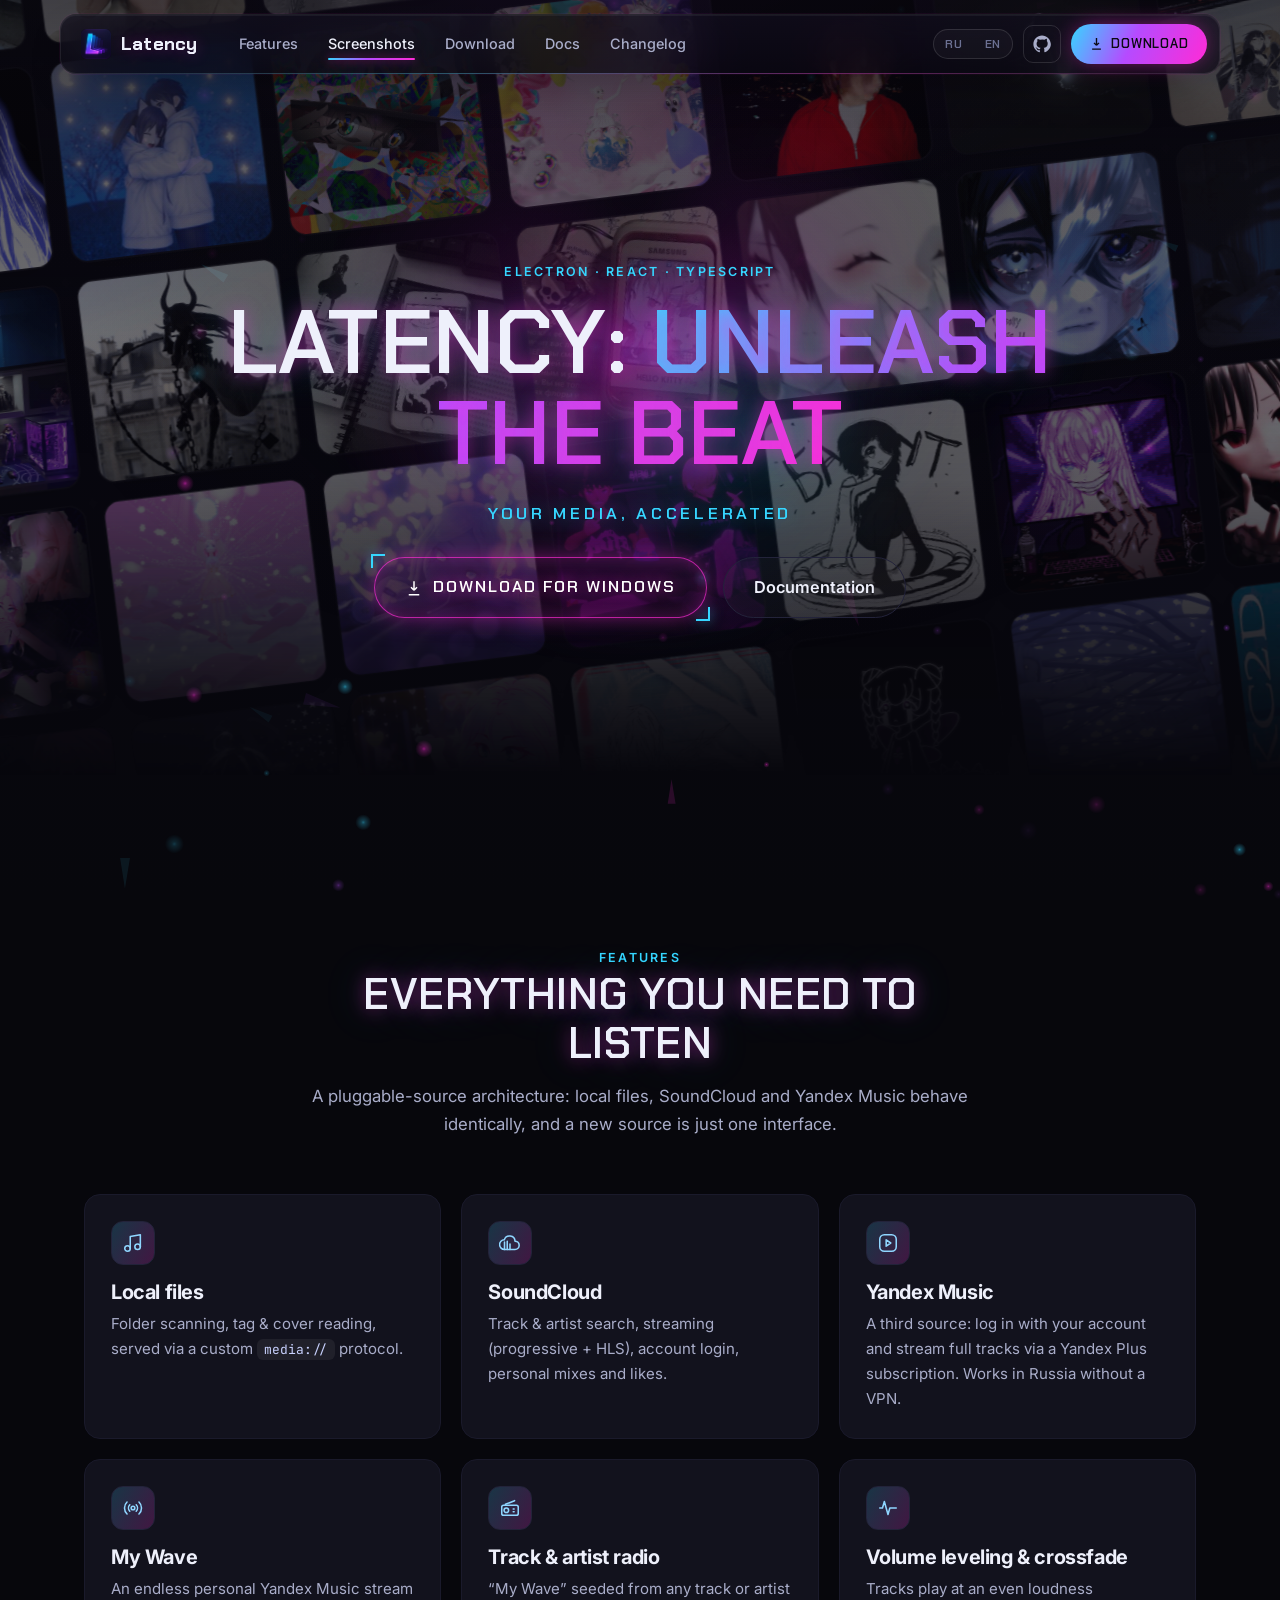
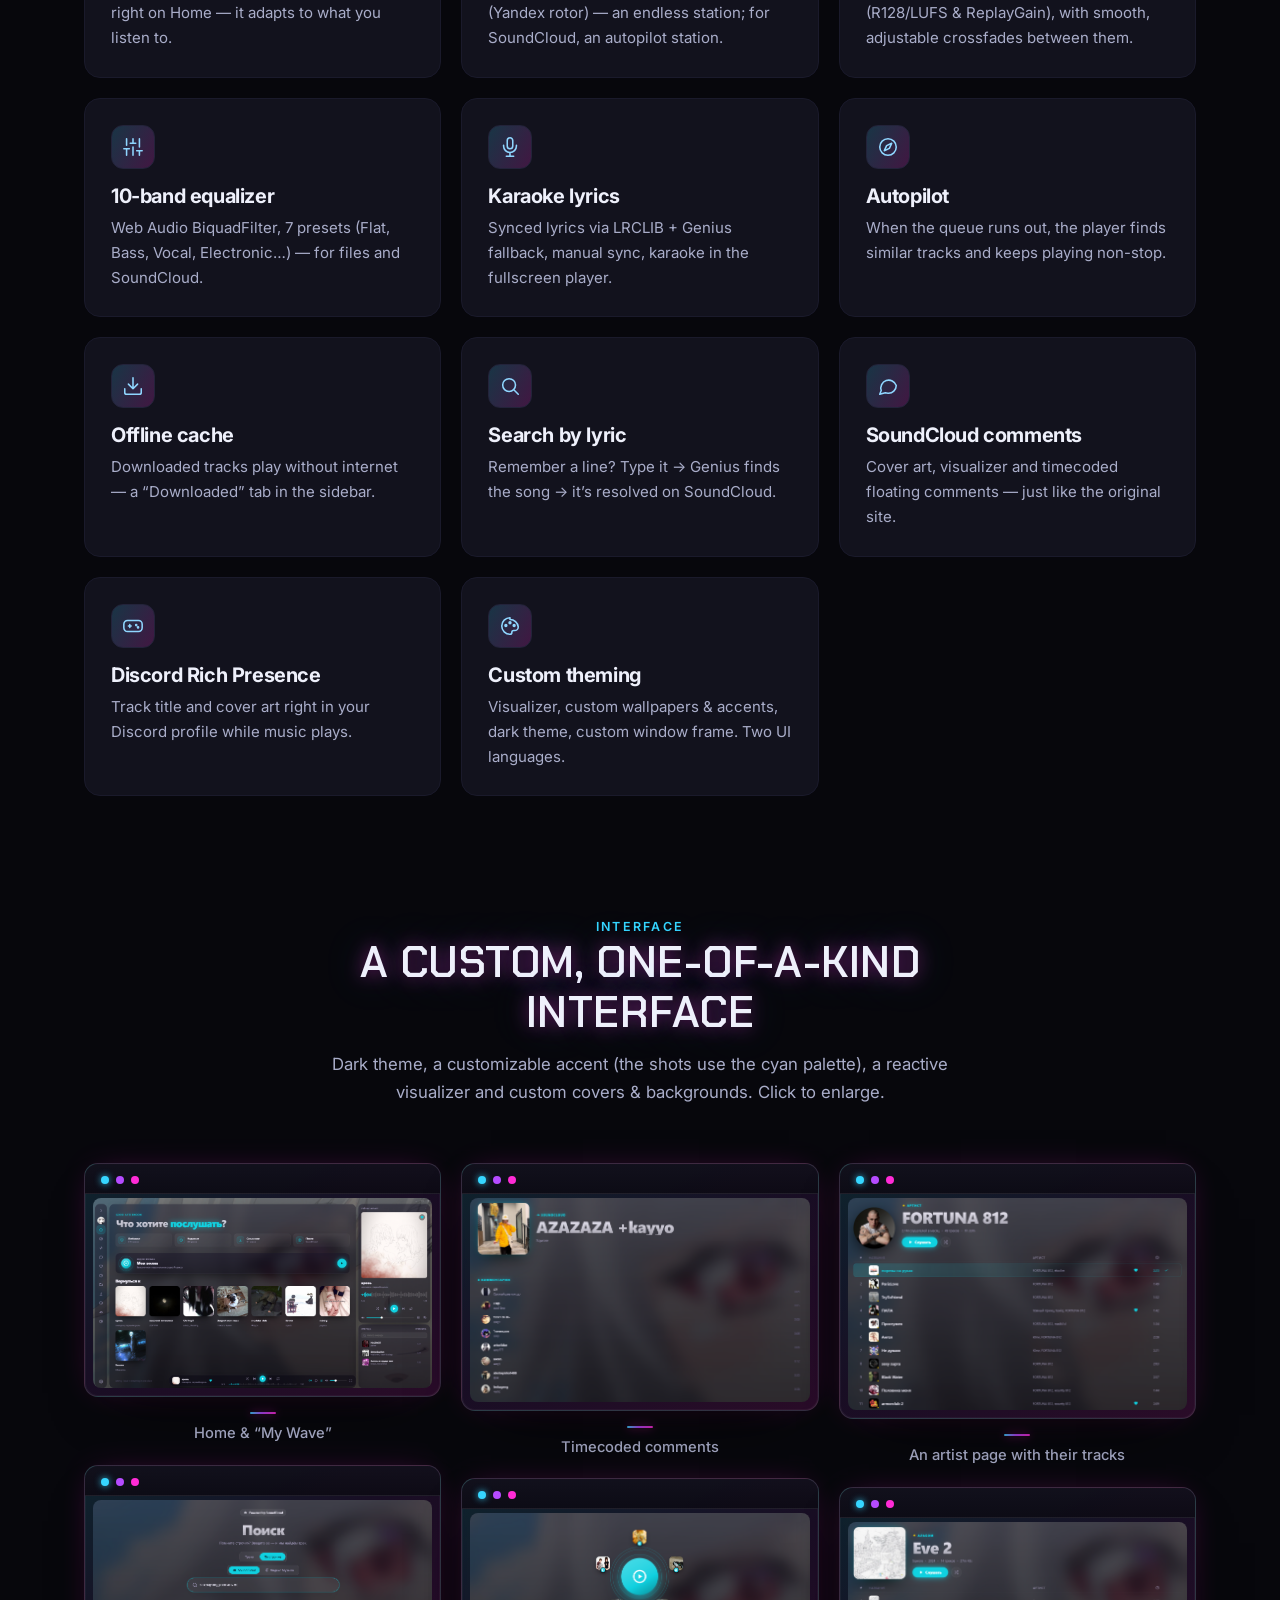
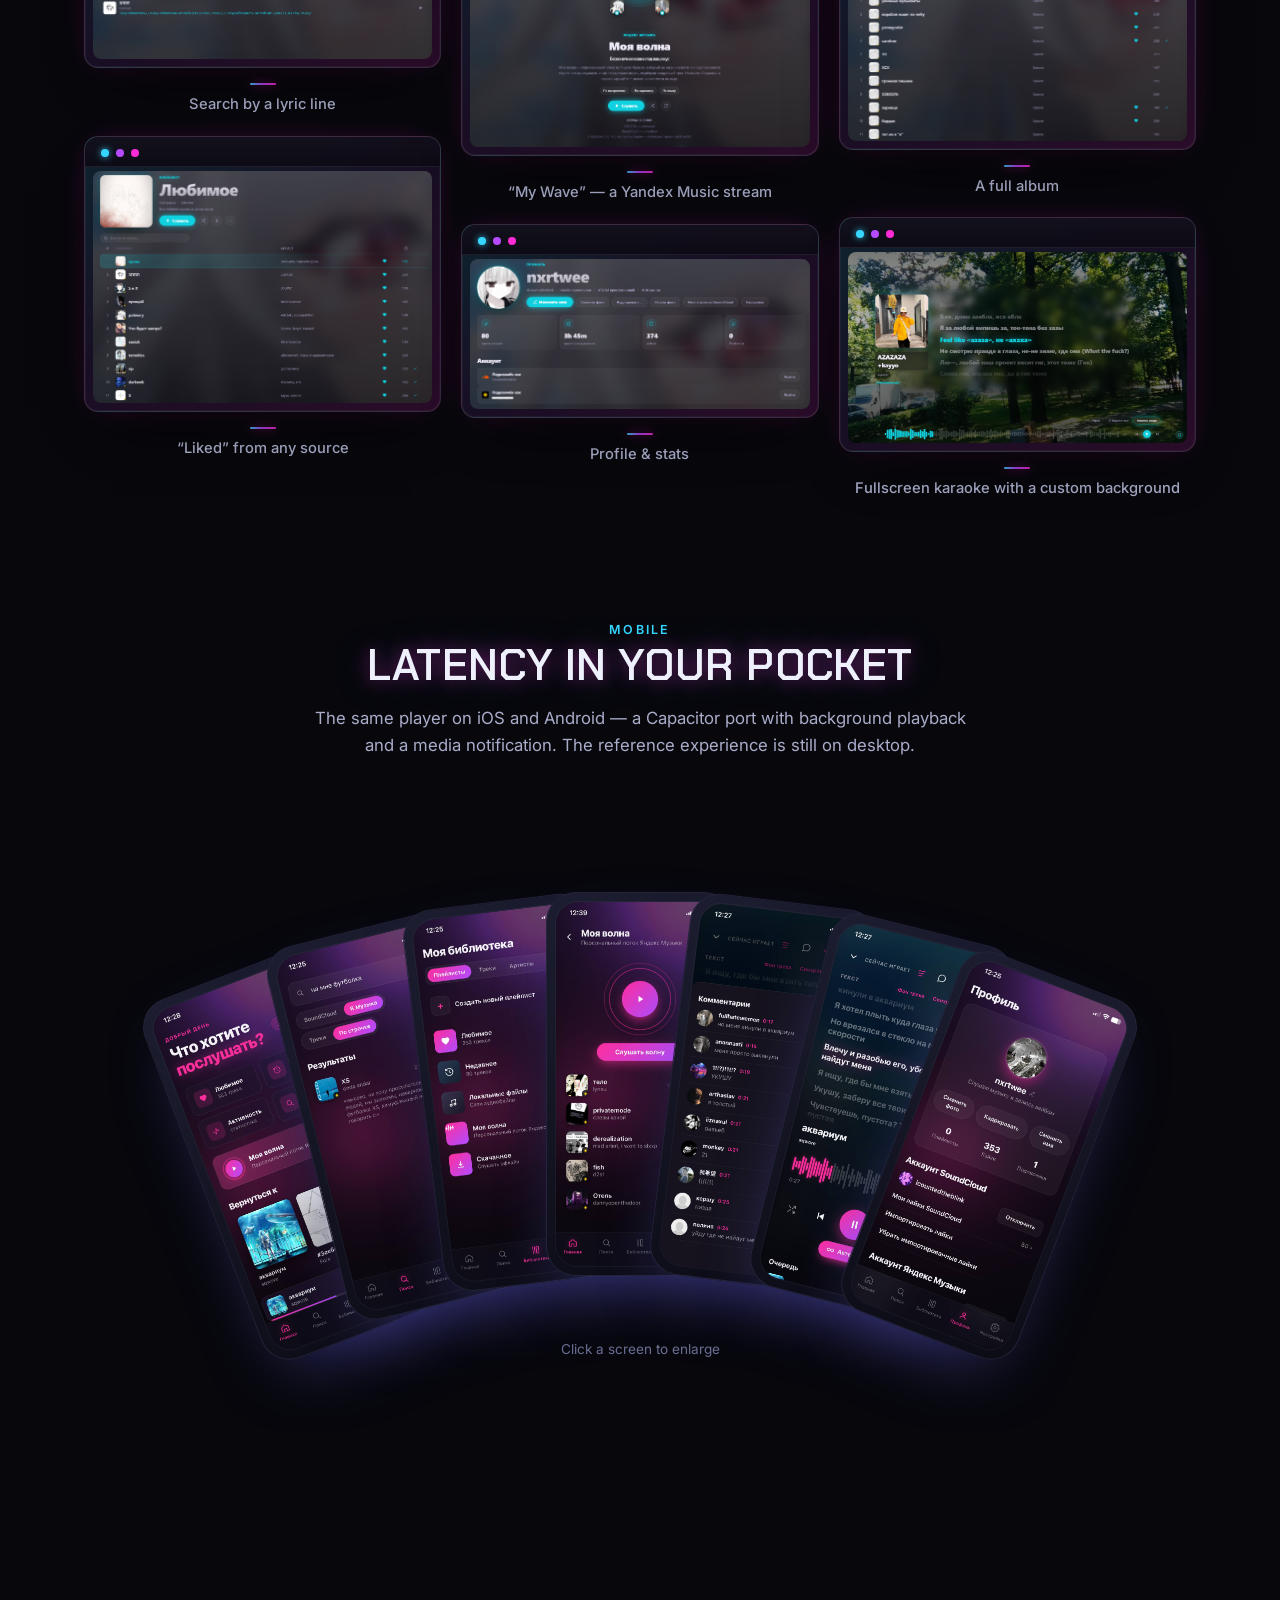
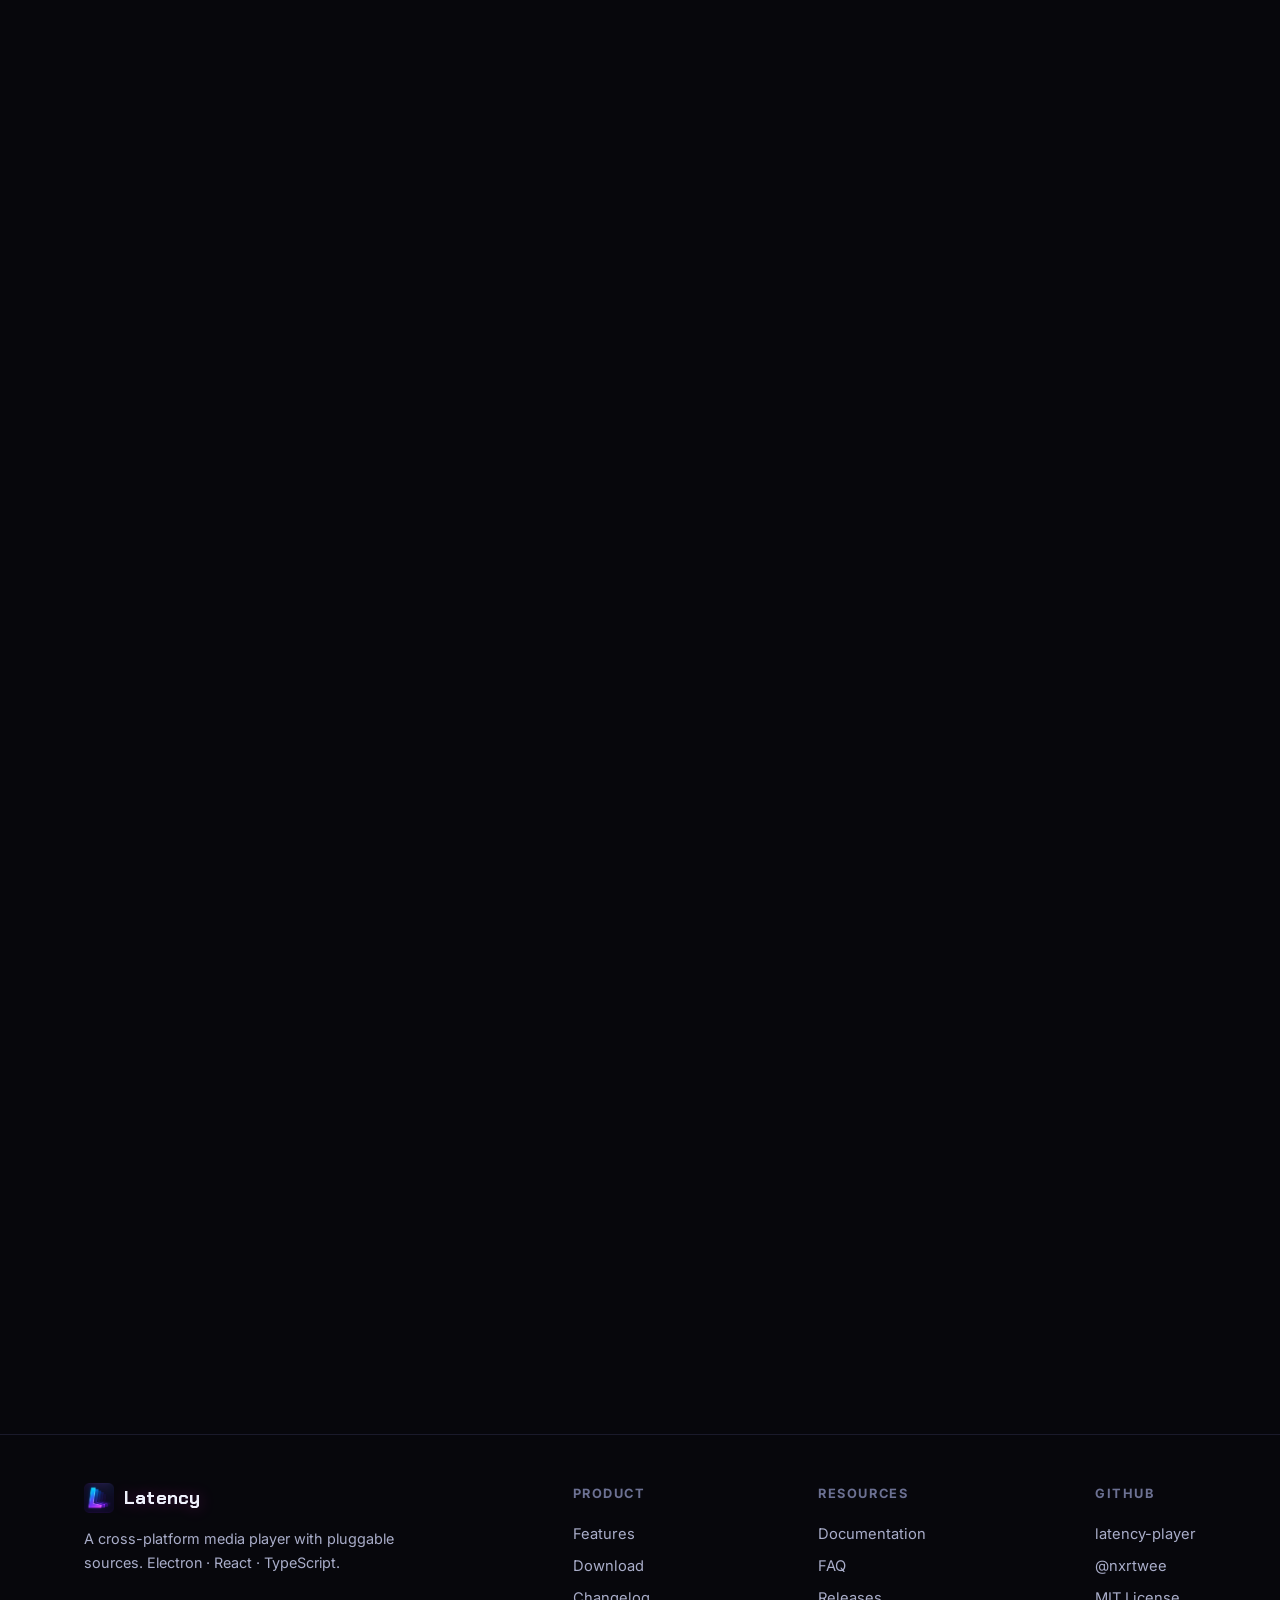
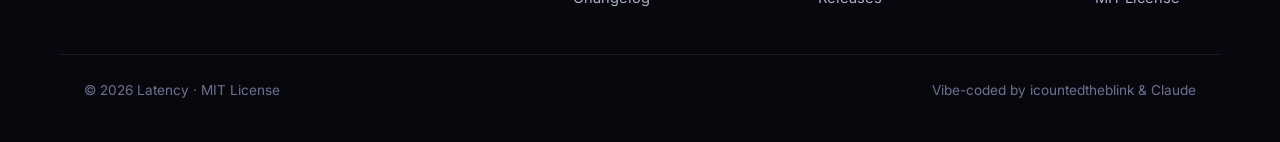
<file: index.html>
<!DOCTYPE html>
<html lang="ru">
<head>
  <meta charset="UTF-8">
  <meta name="viewport" content="width=device-width, initial-scale=1.0">
  <title>Latency — кроссплатформенный медиаплеер для Windows, Linux, Android и iOS</title>
  <meta name="description" content="Latency — медиаплеер уровня Spotify: локальные файлы и SoundCloud, эквалайзер, караоке-тексты, автопилот и офлайн-кэш. Бесплатный музыкальный плеер для Windows, Linux, Android, iOS.">
  <meta name="keywords" content="Latency, медиаплеер, музыкальный плеер, music player, SoundCloud плеер, эквалайзер, караоке, Windows, Linux, Android, iOS">
  <meta name="theme-color" content="#07070c">
  <link rel="canonical" href="https://latency-app.fun/">

  <!-- Search-engine ownership verification — paste the codes from
       Google Search Console / Yandex Webmaster here, then re-deploy. -->
  <!-- <meta name="google-site-verification" content="PASTE_GOOGLE_CODE"> -->
  <!-- <meta name="yandex-verification" content="PASTE_YANDEX_CODE"> -->

  <!-- Open Graph -->
  <meta property="og:title" content="Latency — кроссплатформенный медиаплеер">
  <meta property="og:description" content="Локальные файлы и SoundCloud, эквалайзер, караоке, автопилот. Windows · Linux · Android · iOS.">
  <meta property="og:type" content="website">
  <meta property="og:url" content="https://latency-app.fun/">
  <meta property="og:image" content="https://latency-app.fun/assets/img/og.png">
  <meta property="og:image:width" content="1200">
  <meta property="og:image:height" content="630">
  <meta property="og:image:alt" content="Latency — медиаплеер: раскачай звук">
  <meta property="og:site_name" content="Latency">
  <meta property="og:locale" content="ru_RU">

  <!-- Twitter Card -->
  <meta name="twitter:card" content="summary_large_image">
  <meta name="twitter:title" content="Latency — кроссплатформенный медиаплеер">
  <meta name="twitter:description" content="Локальные файлы и SoundCloud, эквалайзер, караоке, автопилот. Windows · Linux · Android · iOS.">
  <meta name="twitter:image" content="https://latency-app.fun/assets/img/og.png">

  <!-- Structured data -->
  <script type="application/ld+json">
  {
    "@context": "https://schema.org",
    "@graph": [
      {
        "@type": "SoftwareApplication",
        "@id": "https://latency-app.fun/#app",
        "name": "Latency",
        "alternateName": ["Latency медиаплеер", "Latency плеер", "Latency music player"],
        "applicationCategory": "MultimediaApplication",
        "operatingSystem": "Windows, Linux, Android, iOS",
        "description": "Кроссплатформенный медиаплеер: локальные файлы и SoundCloud, эквалайзер, караоке-тексты, автопилот и офлайн-кэш.",
        "url": "https://latency-app.fun/",
        "image": "https://latency-app.fun/assets/img/og.png",
        "screenshot": [
          "https://latency-app.fun/assets/img/shots/home.png",
          "https://latency-app.fun/assets/img/shots/fullscreen.png",
          "https://latency-app.fun/assets/img/shots/comments.png"
        ],
        "downloadUrl": "https://github.com/nxrtwee/latency-player/releases/latest",
        "softwareVersion": "latest",
        "author": { "@id": "https://latency-app.fun/#author" },
        "sameAs": [
          "https://github.com/nxrtwee/latency-player",
          "https://github.com/nxrtwee/latency-player/releases"
        ],
        "offers": {
          "@type": "Offer",
          "price": "0",
          "priceCurrency": "USD"
        }
      },
      {
        "@type": "WebSite",
        "@id": "https://latency-app.fun/#website",
        "name": "Latency",
        "url": "https://latency-app.fun/",
        "inLanguage": "ru",
        "about": { "@id": "https://latency-app.fun/#app" }
      },
      {
        "@type": "Person",
        "@id": "https://latency-app.fun/#author",
        "name": "nxrtwee",
        "url": "https://github.com/nxrtwee",
        "sameAs": ["https://github.com/nxrtwee"]
      }
    ]
  }
  </script>

  <link rel="icon" type="image/png" href="assets/img/icon.png">
  <link rel="preconnect" href="https://fonts.googleapis.com">
  <link rel="preconnect" href="https://fonts.gstatic.com" crossorigin>
  <link href="https://fonts.googleapis.com/css2?family=Chakra+Petch:wght@500;600;700&family=Inter:wght@400;500;600;700;800&family=JetBrains+Mono:wght@400;500&display=swap" rel="stylesheet">
  <link rel="stylesheet" href="assets/css/styles.css">
  <script src="assets/js/main.js"></script>
</head>
<body>
  <canvas id="bg-particles" aria-hidden="true"></canvas>

  <!-- ============ NAV ============ -->
  <header class="nav">
    <div class="container">
      <a href="/" class="brand">
        <img src="assets/img/icon.png" alt="Latency">
        <span>Latency</span>
      </a>
      <nav class="nav-links">
        <a href="#features" aria-label="Возможности">
          <svg class="nav-ico" viewBox="0 0 24 24" stroke-linecap="round" stroke-linejoin="round"><path d="M12 2 2 7l10 5 10-5-10-5z"/><path d="M2 17l10 5 10-5M2 12l10 5 10-5"/></svg>
          <span class="nav-txt"><span data-lang-ru>Возможности</span><span data-lang-en>Features</span></span>
        </a>
        <a href="#screens" aria-label="Скриншоты">
          <svg class="nav-ico" viewBox="0 0 24 24" stroke-linecap="round" stroke-linejoin="round"><rect x="3" y="3" width="18" height="18" rx="2"/><circle cx="8.5" cy="8.5" r="1.5"/><path d="M21 15l-5-5L5 21"/></svg>
          <span class="nav-txt"><span data-lang-ru>Скриншоты</span><span data-lang-en>Screenshots</span></span>
        </a>
        <a href="#download" aria-label="Загрузки">
          <svg class="nav-ico" viewBox="0 0 24 24" stroke-linecap="round" stroke-linejoin="round"><path d="M12 3v12m0 0l-4-4m4 4l4-4M5 21h14"/></svg>
          <span class="nav-txt"><span data-lang-ru>Загрузки</span><span data-lang-en>Download</span></span>
        </a>
        <a href="/docs/" aria-label="Документация">
          <svg class="nav-ico" viewBox="0 0 24 24" stroke-linecap="round" stroke-linejoin="round"><path d="M4 19.5A2.5 2.5 0 0 1 6.5 17H20"/><path d="M6.5 2H20v20H6.5A2.5 2.5 0 0 1 4 19.5v-15A2.5 2.5 0 0 1 6.5 2z"/></svg>
          <span class="nav-txt"><span data-lang-ru>Документация</span><span data-lang-en>Docs</span></span>
        </a>
        <a href="/changelog/" aria-label="Обновления">
          <svg class="nav-ico" viewBox="0 0 24 24" stroke-linecap="round" stroke-linejoin="round"><circle cx="12" cy="12" r="9"/><path d="M12 7v5l3 2"/></svg>
          <span class="nav-txt"><span data-lang-ru>Обновления</span><span data-lang-en>Changelog</span></span>
        </a>
      </nav>
      <div class="nav-right">
        <div class="lang-toggle" role="group" aria-label="Language">
          <button data-lang="ru">RU</button>
          <button data-lang="en">EN</button>
        </div>
        <a class="nav-ghost" href="https://github.com/nxrtwee/latency-player" target="_blank" rel="noopener" aria-label="GitHub" title="GitHub">
          <svg viewBox="0 0 24 24" fill="currentColor"><path d="M12 .5C5.7.5.5 5.7.5 12c0 5.1 3.3 9.4 7.9 10.9.6.1.8-.3.8-.6v-2c-3.2.7-3.9-1.4-3.9-1.4-.5-1.3-1.3-1.7-1.3-1.7-1.1-.7.1-.7.1-.7 1.2.1 1.8 1.2 1.8 1.2 1 1.8 2.8 1.3 3.5 1 .1-.8.4-1.3.7-1.6-2.6-.3-5.3-1.3-5.3-5.7 0-1.3.5-2.3 1.2-3.1-.1-.3-.5-1.5.1-3.1 0 0 1-.3 3.3 1.2a11.5 11.5 0 0 1 6 0C17.3 4.7 18.3 5 18.3 5c.6 1.6.2 2.8.1 3.1.8.8 1.2 1.8 1.2 3.1 0 4.4-2.7 5.4-5.3 5.7.4.4.8 1.1.8 2.2v3.3c0 .3.2.7.8.6 4.6-1.5 7.9-5.8 7.9-10.9C23.5 5.7 18.3.5 12 .5z"/></svg>
        </a>
        <a class="nav-dl" href="#download">
          <svg viewBox="0 0 24 24" fill="none" stroke="currentColor" stroke-width="2.2"><path d="M12 3v12m0 0l-4-4m4 4l4-4M5 21h14"/></svg>
          <span data-lang-ru>Скачать</span><span data-lang-en>Download</span>
        </a>
      </div>
      <button class="nav-toggle" aria-label="Menu">
        <svg viewBox="0 0 24 24" fill="none" stroke="currentColor" stroke-width="2"><path d="M3 6h18M3 12h18M3 18h18"/></svg>
      </button>
    </div>
  </header>

  <!-- ============ HERO ============ -->
  <section class="hero">
    <!-- cover-art wall (columns built by main.js initCoverWall) -->
    <div class="cover-clip" aria-hidden="true">
      <div id="cover-wall" class="cover-wall"></div>
    </div>
    <div class="cover-veil" aria-hidden="true"></div>

    <!-- spinning vortex backdrop -->
    <div class="hero-vortex" aria-hidden="true"></div>

    <div class="hero-core">
      <span class="eyebrow">Electron · React · TypeScript</span>
      <h1>
        <span data-lang-ru>LATENCY: <span class="gradient-text">РАСКАЧАЙ ЗВУК</span></span>
        <span data-lang-en>LATENCY: <span class="gradient-text">UNLEASH THE BEAT</span></span>
      </h1>
      <p class="hero-tagline">
        <span data-lang-ru>Твоя музыка — на скорости</span>
        <span data-lang-en>Your media, accelerated</span>
      </p>
      <div class="hero-cta">
        <a class="btn btn-neon btn-lg" href="#download" data-hero-dl>
          <svg viewBox="0 0 24 24" fill="none" stroke="currentColor" stroke-width="2"><path d="M12 3v12m0 0l-4-4m4 4l4-4M5 21h14"/></svg>
          <span data-hero-label><span data-lang-ru>Скачать</span><span data-lang-en>Download</span></span>
        </a>
        <a class="btn btn-ghost btn-lg" href="/docs/">
          <span data-lang-ru>Документация</span><span data-lang-en>Documentation</span>
        </a>
      </div>
    </div>
  </section>

  <!-- ============ FEATURES ============ -->
  <section class="section" id="features">
    <div class="container">
      <div class="section-head center reveal">
        <span class="eyebrow" data-lang-ru>Возможности</span><span class="eyebrow" data-lang-en>Features</span>
        <h2><span data-lang-ru>Всё, что нужно для прослушивания</span><span data-lang-en>Everything you need to listen</span></h2>
        <p>
          <span data-lang-ru>Архитектура подключаемых источников: локальные файлы, SoundCloud и Яндекс Музыка работают одинаково, новый источник — это один интерфейс.</span>
          <span data-lang-en>A pluggable-source architecture: local files, SoundCloud and Yandex Music behave identically, and a new source is just one interface.</span>
        </p>
      </div>

      <div class="feature-grid reveal">
        <div class="card">
          <div class="icon"><svg viewBox="0 0 24 24" stroke-linecap="round" stroke-linejoin="round"><path d="M9 18V5l11-2v13"/><circle cx="6" cy="18" r="3"/><circle cx="17" cy="16" r="3"/></svg></div>
          <h3><span data-lang-ru>Локальные файлы</span><span data-lang-en>Local files</span></h3>
          <p><span data-lang-ru>Скан папок, чтение тегов и обложек, отдача через собственный протокол <code>media://</code>.</span><span data-lang-en>Folder scanning, tag &amp; cover reading, served via a custom <code>media://</code> protocol.</span></p>
        </div>
        <div class="card">
          <div class="icon"><svg viewBox="0 0 24 24" stroke-linecap="round" stroke-linejoin="round"><path d="M17.5 19a4.5 4.5 0 0 0 0-9 6 6 0 0 0-11.7-1.5A4 4 0 0 0 6 19z"/><path d="M6 19V11M9 19v-9M12 19v-6"/></svg></div>
          <h3>SoundCloud</h3>
          <p><span data-lang-ru>Поиск треков и артистов, стрим (progressive + HLS), вход в аккаунт, персональные миксы и лайки.</span><span data-lang-en>Track &amp; artist search, streaming (progressive + HLS), account login, personal mixes and likes.</span></p>
        </div>
        <div class="card">
          <div class="icon"><svg viewBox="0 0 24 24" stroke-linecap="round" stroke-linejoin="round"><rect x="3" y="3" width="18" height="18" rx="5"/><path d="M10 8.5l5 3.5-5 3.5z"/></svg></div>
          <h3><span data-lang-ru>Яндекс Музыка</span><span data-lang-en>Yandex Music</span></h3>
          <p><span data-lang-ru>Третий источник: вход своим аккаунтом и полные треки по подписке Яндекс Плюс. Работает в России без VPN.</span><span data-lang-en>A third source: log in with your account and stream full tracks via a Yandex Plus subscription. Works in Russia without a VPN.</span></p>
        </div>
        <div class="card">
          <div class="icon"><svg viewBox="0 0 24 24" stroke-linecap="round" stroke-linejoin="round"><circle cx="12" cy="12" r="2"/><path d="M8.5 8.5a5 5 0 0 0 0 7M15.5 8.5a5 5 0 0 1 0 7M5.5 5.5a9 9 0 0 0 0 13M18.5 5.5a9 9 0 0 1 0 13"/></svg></div>
          <h3><span data-lang-ru>Моя волна</span><span data-lang-en>My Wave</span></h3>
          <p><span data-lang-ru>Бесконечный персональный поток Яндекс Музыки прямо на главной — подстраивается под то, что вы слушаете.</span><span data-lang-en>An endless personal Yandex Music stream right on Home — it adapts to what you listen to.</span></p>
        </div>
        <div class="card">
          <div class="icon"><svg viewBox="0 0 24 24" stroke-linecap="round" stroke-linejoin="round"><rect x="3" y="9" width="18" height="11" rx="2"/><path d="M17 4 7 8"/><circle cx="8" cy="14.5" r="2.5"/><path d="M15.5 13h1M15.5 16h1"/></svg></div>
          <h3><span data-lang-ru>Радио по треку и артисту</span><span data-lang-en>Track &amp; artist radio</span></h3>
          <p><span data-lang-ru>«Моя волна по треку» или «по артисту» (ротор Яндекса) — бесконечная станция от любого трека или исполнителя; у SoundCloud — станция-автопилот.</span><span data-lang-en>“My Wave” seeded from any track or artist (Yandex rotor) — an endless station; for SoundCloud, an autopilot station.</span></p>
        </div>
        <div class="card">
          <div class="icon"><svg viewBox="0 0 24 24" stroke-linecap="round" stroke-linejoin="round"><path d="M3 12h3l2-7 4 14 2-7h7"/></svg></div>
          <h3><span data-lang-ru>Выравнивание громкости и кроссфейд</span><span data-lang-en>Volume leveling &amp; crossfade</span></h3>
          <p><span data-lang-ru>Треки звучат на одной громкости (по R128/LUFS и ReplayGain), а переходы между ними — плавные, с настраиваемым кроссфейдом.</span><span data-lang-en>Tracks play at an even loudness (R128/LUFS &amp; ReplayGain), with smooth, adjustable crossfades between them.</span></p>
        </div>
        <div class="card">
          <div class="icon"><svg viewBox="0 0 24 24" stroke-linecap="round" stroke-linejoin="round"><path d="M5 21V14M5 10V3M12 21V12M12 8V3M19 21V16M19 12V3"/><path d="M2 14h6M9 8h6M16 16h6"/></svg></div>
          <h3><span data-lang-ru>10-полосный эквалайзер</span><span data-lang-en>10-band equalizer</span></h3>
          <p><span data-lang-ru>Web Audio BiquadFilter, 7 пресетов (Flat, Bass, Vocal, Electronic…) — для файлов и SoundCloud.</span><span data-lang-en>Web Audio BiquadFilter, 7 presets (Flat, Bass, Vocal, Electronic…) — for files and SoundCloud.</span></p>
        </div>
        <div class="card">
          <div class="icon"><svg viewBox="0 0 24 24" stroke-linecap="round" stroke-linejoin="round"><path d="M12 2a3 3 0 0 0-3 3v6a3 3 0 0 0 6 0V5a3 3 0 0 0-3-3z"/><path d="M19 10v1a7 7 0 0 1-14 0v-1M12 18v4M8 22h8"/></svg></div>
          <h3><span data-lang-ru>Караоке-тексты</span><span data-lang-en>Karaoke lyrics</span></h3>
          <p><span data-lang-ru>Синхронные тексты LRCLIB + фолбэк Genius, ручная синхронизация, караоке в полноэкранном плеере.</span><span data-lang-en>Synced lyrics via LRCLIB + Genius fallback, manual sync, karaoke in the fullscreen player.</span></p>
        </div>
        <div class="card">
          <div class="icon"><svg viewBox="0 0 24 24" stroke-linecap="round" stroke-linejoin="round"><circle cx="12" cy="12" r="9"/><polygon points="16 8 13.5 13.5 8 16 10.5 10.5 16 8"/></svg></div>
          <h3><span data-lang-ru>Автопилот</span><span data-lang-en>Autopilot</span></h3>
          <p><span data-lang-ru>Когда очередь кончается, плеер сам находит похожие треки и продолжает играть без остановки.</span><span data-lang-en>When the queue runs out, the player finds similar tracks and keeps playing non-stop.</span></p>
        </div>
        <div class="card">
          <div class="icon"><svg viewBox="0 0 24 24" stroke-linecap="round" stroke-linejoin="round"><path d="M21 15v4a2 2 0 0 1-2 2H5a2 2 0 0 1-2-2v-4"/><path d="M7 10l5 5 5-5M12 15V3"/></svg></div>
          <h3><span data-lang-ru>Офлайн-кэш</span><span data-lang-en>Offline cache</span></h3>
          <p><span data-lang-ru>Скачанные треки играют без интернета — вкладка «Скачанное» в сайдбаре.</span><span data-lang-en>Downloaded tracks play without internet — a “Downloaded” tab in the sidebar.</span></p>
        </div>
        <div class="card">
          <div class="icon"><svg viewBox="0 0 24 24" stroke-linecap="round" stroke-linejoin="round"><circle cx="11" cy="11" r="7"/><path d="M21 21l-4.3-4.3"/></svg></div>
          <h3><span data-lang-ru>Поиск по строчке</span><span data-lang-en>Search by lyric</span></h3>
          <p><span data-lang-ru>Помните фрагмент песни? Введите строчку → Genius находит трек → он ищется на SoundCloud.</span><span data-lang-en>Remember a line? Type it → Genius finds the song → it’s resolved on SoundCloud.</span></p>
        </div>
        <div class="card">
          <div class="icon"><svg viewBox="0 0 24 24" stroke-linecap="round" stroke-linejoin="round"><path d="M21 11.5a8.4 8.4 0 0 1-9 8.4 9.5 9.5 0 0 1-3-.5L3 21l1.6-4a8.4 8.4 0 1 1 16.4-5.5z"/></svg></div>
          <h3><span data-lang-ru>Комментарии SoundCloud</span><span data-lang-en>SoundCloud comments</span></h3>
          <p><span data-lang-ru>Обложка, визуализатор и всплывающие комментарии по таймкодам — как на оригинальном сайте.</span><span data-lang-en>Cover art, visualizer and timecoded floating comments — just like the original site.</span></p>
        </div>
        <div class="card">
          <div class="icon"><svg viewBox="0 0 24 24" stroke-linecap="round" stroke-linejoin="round"><rect x="2" y="6" width="20" height="12" rx="4"/><path d="M7 12h3M8.5 10.5v3"/><circle cx="15.5" cy="11" r="0.6" fill="currentColor"/><circle cx="17.5" cy="13.5" r="0.6" fill="currentColor"/></svg></div>
          <h3>Discord Rich Presence</h3>
          <p><span data-lang-ru>Название трека и обложка прямо в профиле Discord, пока играет музыка.</span><span data-lang-en>Track title and cover art right in your Discord profile while music plays.</span></p>
        </div>
        <div class="card">
          <div class="icon"><svg viewBox="0 0 24 24" stroke-linecap="round" stroke-linejoin="round"><path d="M12 3a9 9 0 0 0 0 18 2 2 0 0 0 2-2 2 2 0 0 1 2-2h1a4 4 0 0 0 4-4 9 9 0 0 0-9-8z"/><circle cx="7.5" cy="11.5" r="1" fill="currentColor"/><circle cx="12" cy="8.5" r="1" fill="currentColor"/><circle cx="16.5" cy="11.5" r="1" fill="currentColor"/></svg></div>
          <h3><span data-lang-ru>Гибкое оформление</span><span data-lang-en>Custom theming</span></h3>
          <p><span data-lang-ru>Визуализатор, кастомные обои и акценты, тёмная тема, своя рамка окна. Два языка интерфейса.</span><span data-lang-en>Visualizer, custom wallpapers &amp; accents, dark theme, custom window frame. Two UI languages.</span></p>
        </div>
      </div>
    </div>
  </section>

  <!-- ============ SCREENSHOTS ============ -->
  <section class="section" id="screens" style="padding-top:0;">
    <div class="container">
      <div class="section-head center reveal">
        <span class="eyebrow" data-lang-ru>Интерфейс</span><span class="eyebrow" data-lang-en>Interface</span>
        <h2><span data-lang-ru>Собственный уникальный интерфейс</span><span data-lang-en>A custom, one-of-a-kind interface</span></h2>
        <p><span data-lang-ru>Тёмная тема, настраиваемый акцент (на скриншотах — голубая палитра), реактивный визуализатор и кастомные обложки с фоном. Кликните, чтобы увеличить.</span><span data-lang-en>Dark theme, a customizable accent (the shots use the cyan palette), a reactive visualizer and custom covers &amp; backgrounds. Click to enlarge.</span></p>
      </div>

      <div class="shot-grid reveal">
        <figure class="gshot">
          <div class="win" data-full="assets/img/shots/home.png">
            <img src="assets/img/shots/home.png" width="1919" height="1079" alt="Главный экран Latency" loading="lazy">
          </div>
          <figcaption class="cap"><span data-lang-ru>Главная и «Моя волна»</span><span data-lang-en>Home &amp; “My Wave”</span></figcaption>
        </figure>

        <figure class="gshot">
          <div class="win" data-full="assets/img/shots/search.png">
            <img src="assets/img/shots/search.png" width="1382" height="650" alt="Поиск" loading="lazy">
          </div>
          <figcaption class="cap"><span data-lang-ru>Поиск по строчке из песни</span><span data-lang-en>Search by a lyric line</span></figcaption>
        </figure>

        <figure class="gshot">
          <div class="win" data-full="assets/img/shots/liked.png">
            <img src="assets/img/shots/liked.png" width="1363" height="935" alt="Любимое" loading="lazy">
          </div>
          <figcaption class="cap"><span data-lang-ru>«Любимое» с любого источника</span><span data-lang-en>“Liked” from any source</span></figcaption>
        </figure>

        <figure class="gshot">
          <div class="win" data-full="assets/img/shots/comments.png">
            <img src="assets/img/shots/comments.png" width="1387" height="834" alt="Комментарии по таймкодам" loading="lazy">
          </div>
          <figcaption class="cap"><span data-lang-ru>Комментарии по таймкодам</span><span data-lang-en>Timecoded comments</span></figcaption>
        </figure>

        <figure class="gshot">
          <div class="win" data-full="assets/img/shots/wave.png">
            <img src="assets/img/shots/wave.png" width="1379" height="952" alt="Моя волна" loading="lazy">
          </div>
          <figcaption class="cap"><span data-lang-ru>«Моя волна» — поток Яндекс Музыки</span><span data-lang-en>“My Wave” — a Yandex Music stream</span></figcaption>
        </figure>

        <figure class="gshot">
          <div class="win" data-full="assets/img/shots/profile.png">
            <img src="assets/img/shots/profile.png" width="1378" height="609" alt="Профиль" loading="lazy">
          </div>
          <figcaption class="cap"><span data-lang-ru>Профиль и статистика</span><span data-lang-en>Profile &amp; stats</span></figcaption>
        </figure>

        <figure class="gshot">
          <div class="win" data-full="assets/img/shots/artist.png">
            <img src="assets/img/shots/artist.png" width="1372" height="860" alt="Страница артиста" loading="lazy">
          </div>
          <figcaption class="cap"><span data-lang-ru>Страница артиста с его треками</span><span data-lang-en>An artist page with their tracks</span></figcaption>
        </figure>

        <figure class="gshot">
          <div class="win" data-full="assets/img/shots/album.png">
            <img src="assets/img/shots/album.png" width="1372" height="887" alt="Альбом" loading="lazy">
          </div>
          <figcaption class="cap"><span data-lang-ru>Альбом целиком</span><span data-lang-en>A full album</span></figcaption>
        </figure>

        <figure class="gshot">
          <div class="win" data-full="assets/img/shots/fullscreen.png">
            <img src="assets/img/shots/fullscreen.png" width="1919" height="1079" alt="Полноэкранное караоке" loading="lazy">
          </div>
          <figcaption class="cap"><span data-lang-ru>Полноэкранное караоке со своим фоном</span><span data-lang-en>Fullscreen karaoke with a custom background</span></figcaption>
        </figure>
      </div>
    </div>
  </section>

  <!-- ============ MOBILE ============ -->
  <section class="section" id="mobile" style="padding-top:0;">
    <div class="container">
      <div class="section-head center reveal">
        <span class="eyebrow" data-lang-ru>Мобильные</span><span class="eyebrow" data-lang-en>Mobile</span>
        <h2><span data-lang-ru>Latency в кармане</span><span data-lang-en>Latency in your pocket</span></h2>
        <p><span data-lang-ru>Тот же плеер на iOS и Android — порт на Capacitor с фоновым воспроизведением и медиа-уведомлением. Эталонный опыт всё же на десктопе.</span><span data-lang-en>The same player on iOS and Android — a Capacitor port with background playback and a media notification. The reference experience is still on desktop.</span></p>
      </div>

      <div class="phones reveal" style="--mid:3;">
        <div class="phone" style="--i:0" data-full="assets/img/mobile/home.jpg">
          <div class="phone-card"><img src="assets/img/mobile/home.jpg" alt="Мобильная главная" loading="lazy"></div>
        </div>
        <div class="phone" style="--i:1" data-full="assets/img/mobile/search.jpg">
          <div class="phone-card"><img src="assets/img/mobile/search.jpg" alt="Мобильный поиск" loading="lazy"></div>
        </div>
        <div class="phone" style="--i:2" data-full="assets/img/mobile/library.jpg">
          <div class="phone-card"><img src="assets/img/mobile/library.jpg" alt="Мобильная библиотека" loading="lazy"></div>
        </div>
        <div class="phone" style="--i:3" data-full="assets/img/mobile/wave.jpg">
          <div class="phone-card"><img src="assets/img/mobile/wave.jpg" alt="Моя волна на телефоне" loading="lazy"></div>
        </div>
        <div class="phone" style="--i:4" data-full="assets/img/mobile/comments.jpg">
          <div class="phone-card"><img src="assets/img/mobile/comments.jpg" alt="Комментарии на телефоне" loading="lazy"></div>
        </div>
        <div class="phone" style="--i:5" data-full="assets/img/mobile/fullscreen.jpg">
          <div class="phone-card"><img src="assets/img/mobile/fullscreen.jpg" alt="Полноэкранный плеер на телефоне" loading="lazy"></div>
        </div>
        <div class="phone" style="--i:6" data-full="assets/img/mobile/profile.jpg">
          <div class="phone-card"><img src="assets/img/mobile/profile.jpg" alt="Мобильный профиль" loading="lazy"></div>
        </div>
      </div>
      <p class="phones-hint"><span data-lang-ru>Нажмите на экран, чтобы увеличить</span><span data-lang-en>Click a screen to enlarge</span></p>
    </div>
  </section>

  <!-- ============ DOWNLOAD ============ -->
  <section class="section" id="download" style="padding-top:0;">
    <div class="container">
      <div class="section-head center reveal">
        <span class="eyebrow" data-lang-ru>Загрузки</span><span class="eyebrow" data-lang-en>Download</span>
        <h2><span data-lang-ru>Скачать Latency</span><span data-lang-en>Get Latency</span></h2>
        <p><span data-lang-ru>Готовые сборки публикуются на GitHub Releases. Текущая версия — <b>1.1.0</b>.</span><span data-lang-en>Prebuilt binaries are published on GitHub Releases. Current version — <b>1.1.0</b>.</span></p>
      </div>

      <div class="dl-grid reveal">
        <!-- Windows -->
        <div class="dl-card" data-plat="win">
          <span class="dl-badge" data-lang-ru>Рекомендуется</span>
          <div class="plat-icon"><svg viewBox="0 0 24 24"><path d="M3 5.4 10.3 4.4V11.4H3zM10.3 12.3V19.6L3 18.6V12.3zM11.3 4.3 21 3v8.4H11.3zM21 12.3V21l-9.7-1.3V12.3z"/></svg></div>
          <h3>Windows</h3>
          <div class="plat-sub" data-lang-ru>Эталонный опыт · x64</div>
          <div class="plat-sub" data-lang-en style="display:none;">Reference experience · x64</div>
          <ul>
            <li><code>Latency-1.1.0-x64.exe</code> — <span data-lang-ru>установщик (NSIS)</span><span data-lang-en>installer (NSIS)</span></li>
            <li><code>Latency-1.1.0-portable.exe</code> — <span data-lang-ru>портативная версия</span><span data-lang-en>portable build</span></li>
          </ul>
          <a class="btn btn-primary btn-block" href="https://github.com/nxrtwee/latency-player/releases/latest" target="_blank" rel="noopener">
            <span data-lang-ru>Скачать для Windows</span><span data-lang-en>Download for Windows</span>
          </a>
        </div>

        <!-- Linux -->
        <div class="dl-card" data-plat="linux">
          <div class="plat-icon"><svg viewBox="0 0 24 24"><path d="M12 2 3 7v10l9 5 9-5V7zM12 4.2 18.5 8 12 11.8 5.5 8zM5 9.7l6 3.5v6.6l-6-3.3zm14 0v6.8l-6 3.3v-6.6z"/></svg></div>
          <h3>Linux</h3>
          <div class="plat-sub" data-lang-ru>AppImage · rpm · x86_64</div>
          <div class="plat-sub" data-lang-en style="display:none;">AppImage · rpm · x86_64</div>
          <ul>
            <li><code>Latency-1.1.0-x86_64.AppImage</code> — <span data-lang-ru>универсальный (<code>chmod +x</code> и запустить)</span><span data-lang-en>universal (<code>chmod +x</code> &amp; run)</span></li>
            <li><code>Latency-1.1.0-x86_64.rpm</code> — <span data-lang-ru>Fedora / RHEL (<code>sudo dnf install</code>)</span><span data-lang-en>Fedora / RHEL (<code>sudo dnf install</code>)</span></li>
          </ul>
          <a class="btn btn-ghost btn-block" href="https://github.com/nxrtwee/latency-player/releases/latest" target="_blank" rel="noopener">
            <span data-lang-ru>Скачать для Linux</span><span data-lang-en>Download for Linux</span>
          </a>
        </div>

        <!-- Android -->
        <div class="dl-card" data-plat="android">
          <div class="plat-icon"><svg viewBox="0 0 24 24"><path d="M5 9a1 1 0 0 1 1 1v6a1 1 0 0 1-2 0v-6a1 1 0 0 1 1-1zm14 0a1 1 0 0 1 1 1v6a1 1 0 0 1-2 0v-6a1 1 0 0 1 1-1zM7 9.5h10V17a1.2 1.2 0 0 1-1.2 1.2H15v2.3a1 1 0 0 1-2 0v-2.3h-2v2.3a1 1 0 0 1-2 0v-2.3H8.2A1.2 1.2 0 0 1 7 17zM7.4 8.5a4.6 4.6 0 0 1 9.2 0zm2.1-3.9-.8-1.2a.35.35 0 0 1 .58-.4l.86 1.3a5.6 5.6 0 0 1 3.72 0l.86-1.3a.35.35 0 0 1 .58.4l-.8 1.2M9.6 6.6a.55.55 0 1 0 0-.02zm4.8 0a.55.55 0 1 0 0-.02z"/></svg></div>
          <h3>Android</h3>
          <div class="plat-sub" data-lang-ru>APK · порт</div>
          <div class="plat-sub" data-lang-en style="display:none;">APK · port</div>
          <ul>
            <li><code>Latency.apk</code></li>
            <li><span data-lang-ru>Включите «установка из неизвестных источников»</span><span data-lang-en>Enable “install from unknown sources”</span></li>
          </ul>
          <a class="btn btn-ghost btn-block" href="https://github.com/nxrtwee/latency-player/releases/latest" target="_blank" rel="noopener">
            <span data-lang-ru>Скачать APK</span><span data-lang-en>Download APK</span>
          </a>
        </div>

        <!-- iOS -->
        <div class="dl-card" data-plat="ios">
          <div class="plat-icon"><svg viewBox="0 0 24 24"><path d="M16.4 12.7c0-2.3 1.9-3.4 2-3.5-1.1-1.6-2.8-1.8-3.4-1.8-1.4-.15-2.8.85-3.5.85s-1.8-.83-3-.81c-1.5.02-2.9.9-3.7 2.27-1.6 2.74-.4 6.8 1.1 9 .75 1.1 1.6 2.3 2.8 2.26 1.1-.05 1.5-.72 2.9-.72s1.7.72 2.9.7c1.2-.02 2-1.1 2.7-2.2.86-1.27 1.2-2.5 1.2-2.56-.03-.01-2.3-.88-2.3-3.5zM14.1 5.8c.62-.75 1.04-1.8.92-2.84-.9.04-2 .6-2.64 1.34-.57.66-1.07 1.73-.94 2.74 1 .08 2.03-.5 2.66-1.24z"/></svg></div>
          <h3>iOS</h3>
          <div class="plat-sub" data-lang-ru>Неподписанный IPA · порт</div>
          <div class="plat-sub" data-lang-en style="display:none;">Unsigned IPA · port</div>
          <ul>
            <li><code>Latency-unsigned.ipa</code></li>
            <li><span data-lang-ru>Сайдлоад через AltStore / Sideloadly</span><span data-lang-en>Sideload via AltStore / Sideloadly</span></li>
          </ul>
          <a class="btn btn-ghost btn-block" href="https://github.com/nxrtwee/latency-player/releases/latest" target="_blank" rel="noopener">
            <span data-lang-ru>Скачать IPA</span><span data-lang-en>Download IPA</span>
          </a>
        </div>
      </div>

      <div class="dl-note reveal">
        <span data-lang-ru>⚠️ <strong>О мобильных версиях.</strong> Плеер разрабатывался исключительно для десктопа. Мобильные порты рабочие, но местами сырые — эталонный опыт на Windows. Подробности установки и сайдлоада — в <a href="/docs/#install" style="color:var(--cyan)">документации</a>.</span>
        <span data-lang-en>⚠️ <strong>About mobile builds.</strong> The player was built primarily for desktop. The mobile ports work but are rough around the edges — the reference experience is on Windows. Install &amp; sideload details are in the <a href="/docs/#install" style="color:var(--cyan)">docs</a>.</span>
      </div>
    </div>
  </section>

  <!-- ============ CTA ============ -->
  <section class="section" style="padding-top:0;">
    <div class="container">
      <div class="cta-band reveal">
        <h2><span data-lang-ru>Открытый исходный код</span><span data-lang-en>Fully open source</span></h2>
        <p><span data-lang-ru>Latency написан чистым вайбкодингом — icountedtheblink и Claude. Лицензия MIT: смотрите код, собирайте сами, добавляйте свои источники.</span><span data-lang-en>Latency is pure vibe-coding — icountedtheblink and Claude. MIT licensed: read the code, build it yourself, add your own sources.</span></p>
        <div class="hero-cta">
          <a class="btn btn-primary btn-lg" href="https://github.com/nxrtwee/latency-player" target="_blank" rel="noopener">
            <svg viewBox="0 0 24 24" fill="currentColor"><path d="M12 .5C5.7.5.5 5.7.5 12c0 5.1 3.3 9.4 7.9 10.9.6.1.8-.3.8-.6v-2c-3.2.7-3.9-1.4-3.9-1.4-.5-1.3-1.3-1.7-1.3-1.7-1.1-.7.1-.7.1-.7 1.2.1 1.8 1.2 1.8 1.2 1 1.8 2.8 1.3 3.5 1 .1-.8.4-1.3.7-1.6-2.6-.3-5.3-1.3-5.3-5.7 0-1.3.5-2.3 1.2-3.1-.1-.3-.5-1.5.1-3.1 0 0 1-.3 3.3 1.2a11.5 11.5 0 0 1 6 0C17.3 4.7 18.3 5 18.3 5c.6 1.6.2 2.8.1 3.1.8.8 1.2 1.8 1.2 3.1 0 4.4-2.7 5.4-5.3 5.7.4.4.8 1.1.8 2.2v3.3c0 .3.2.7.8.6 4.6-1.5 7.9-5.8 7.9-10.9C23.5 5.7 18.3.5 12 .5z"/></svg>
            <span data-lang-ru>Открыть на GitHub</span><span data-lang-en>View on GitHub</span>
          </a>
          <a class="btn btn-ghost btn-lg" href="/changelog/"><span data-lang-ru>История версий</span><span data-lang-en>Changelog</span></a>
        </div>
      </div>
    </div>
  </section>

  <!-- ============ FOOTER ============ -->
  <footer class="footer">
    <div class="container footer-grid">
      <div class="footer-about">
        <div class="brand"><img src="assets/img/icon.png" alt="" style="width:30px;height:30px;mix-blend-mode:screen;"> <span>Latency</span></div>
        <p><span data-lang-ru>Кроссплатформенный медиаплеер с подключаемыми источниками. Electron · React · TypeScript.</span><span data-lang-en>A cross-platform media player with pluggable sources. Electron · React · TypeScript.</span></p>
      </div>
      <div class="footer-col">
        <h5 data-lang-ru>Продукт</h5><h5 data-lang-en style="display:none;">Product</h5>
        <a href="#features"><span data-lang-ru>Возможности</span><span data-lang-en>Features</span></a>
        <a href="#download"><span data-lang-ru>Загрузки</span><span data-lang-en>Download</span></a>
        <a href="/changelog/"><span data-lang-ru>Обновления</span><span data-lang-en>Changelog</span></a>
      </div>
      <div class="footer-col">
        <h5 data-lang-ru>Ресурсы</h5><h5 data-lang-en style="display:none;">Resources</h5>
        <a href="/docs/"><span data-lang-ru>Документация</span><span data-lang-en>Documentation</span></a>
        <a href="/docs/#faq">FAQ</a>
        <a href="https://github.com/nxrtwee/latency-player/releases/latest" target="_blank" rel="noopener">Releases</a>
      </div>
      <div class="footer-col">
        <h5>GitHub</h5>
        <a href="https://github.com/nxrtwee/latency-player" target="_blank" rel="noopener">latency-player</a>
        <a href="https://github.com/nxrtwee" target="_blank" rel="noopener">@nxrtwee</a>
        <a href="https://github.com/nxrtwee/latency-player/blob/master/LICENSE" target="_blank" rel="noopener">MIT License</a>
      </div>
    </div>
    <div class="container footer-bottom">
      <span>© <span id="year">2026</span> Latency · MIT License</span>
      <span data-lang-ru>Сделано вайбкодингом — icountedtheblink &amp; Claude</span>
      <span data-lang-en>Vibe-coded by icountedtheblink &amp; Claude</span>
    </div>
  </footer>

</body>
</html>
</file>
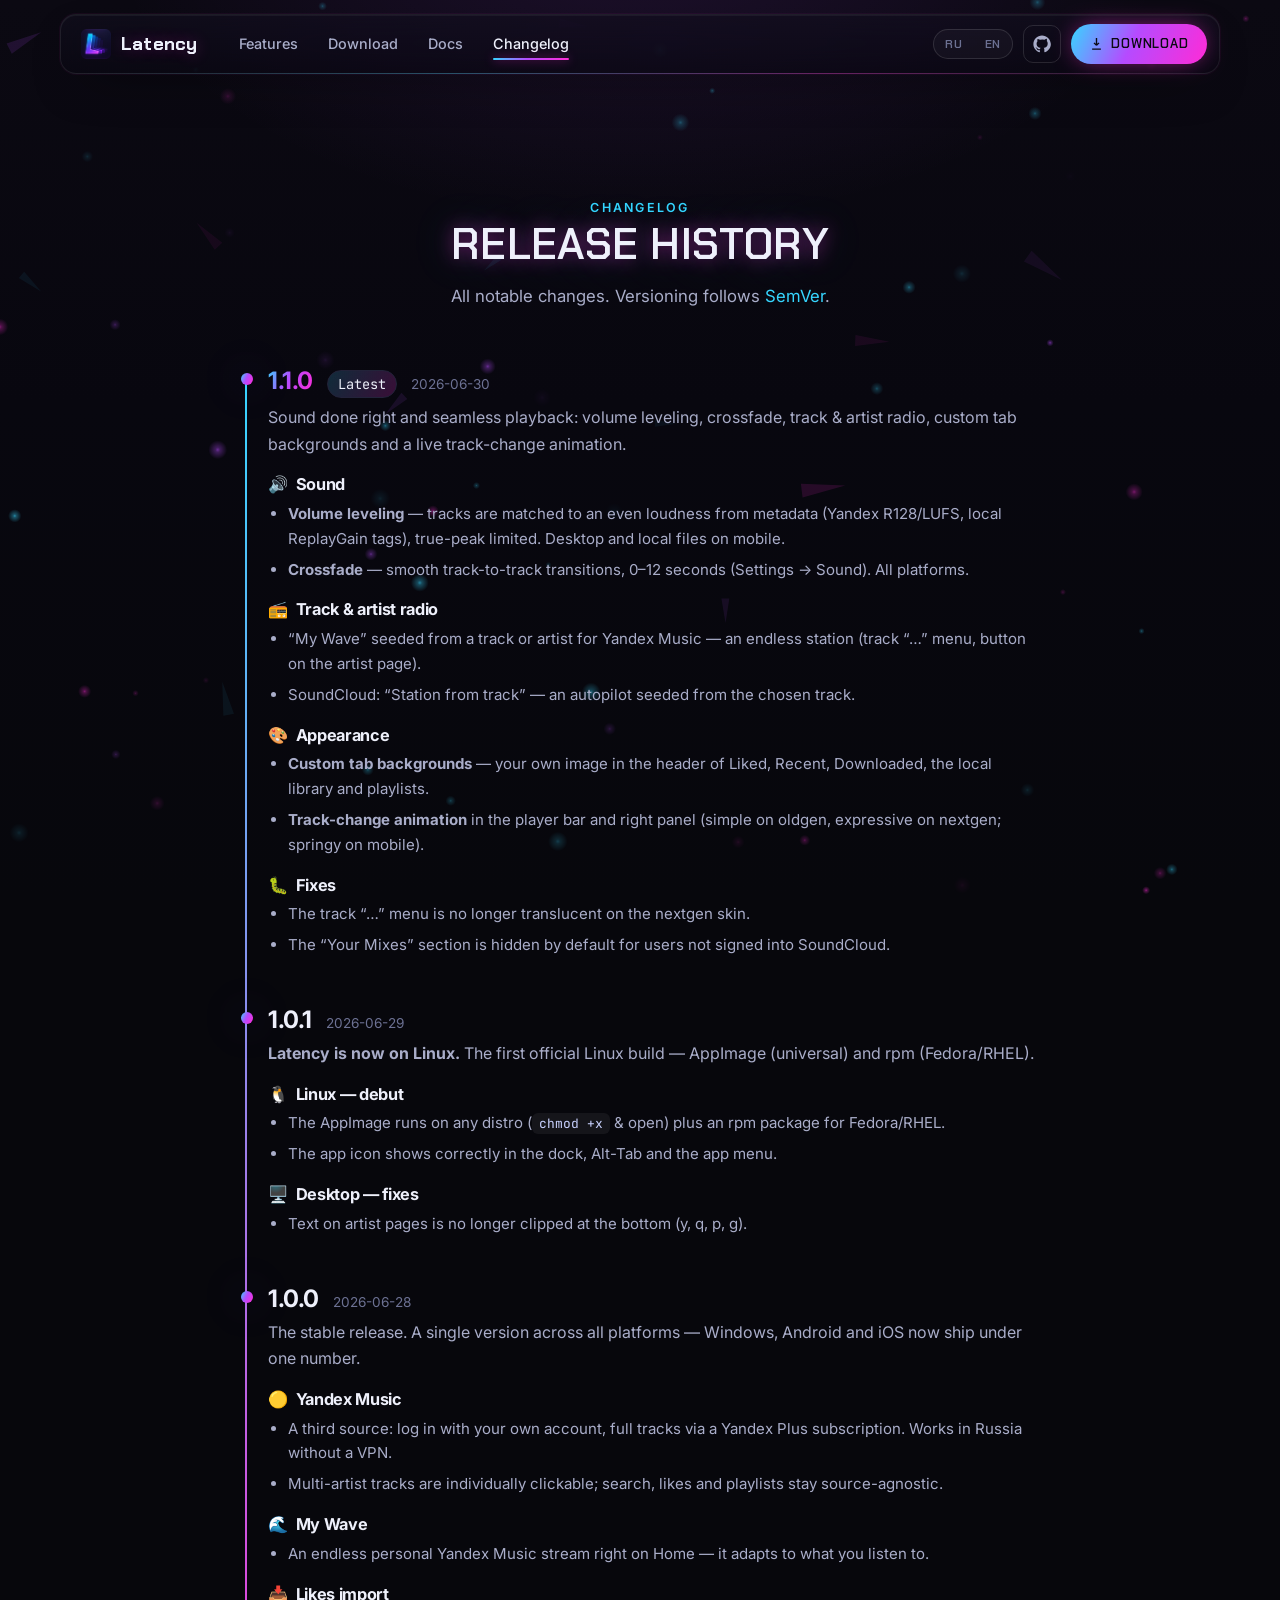
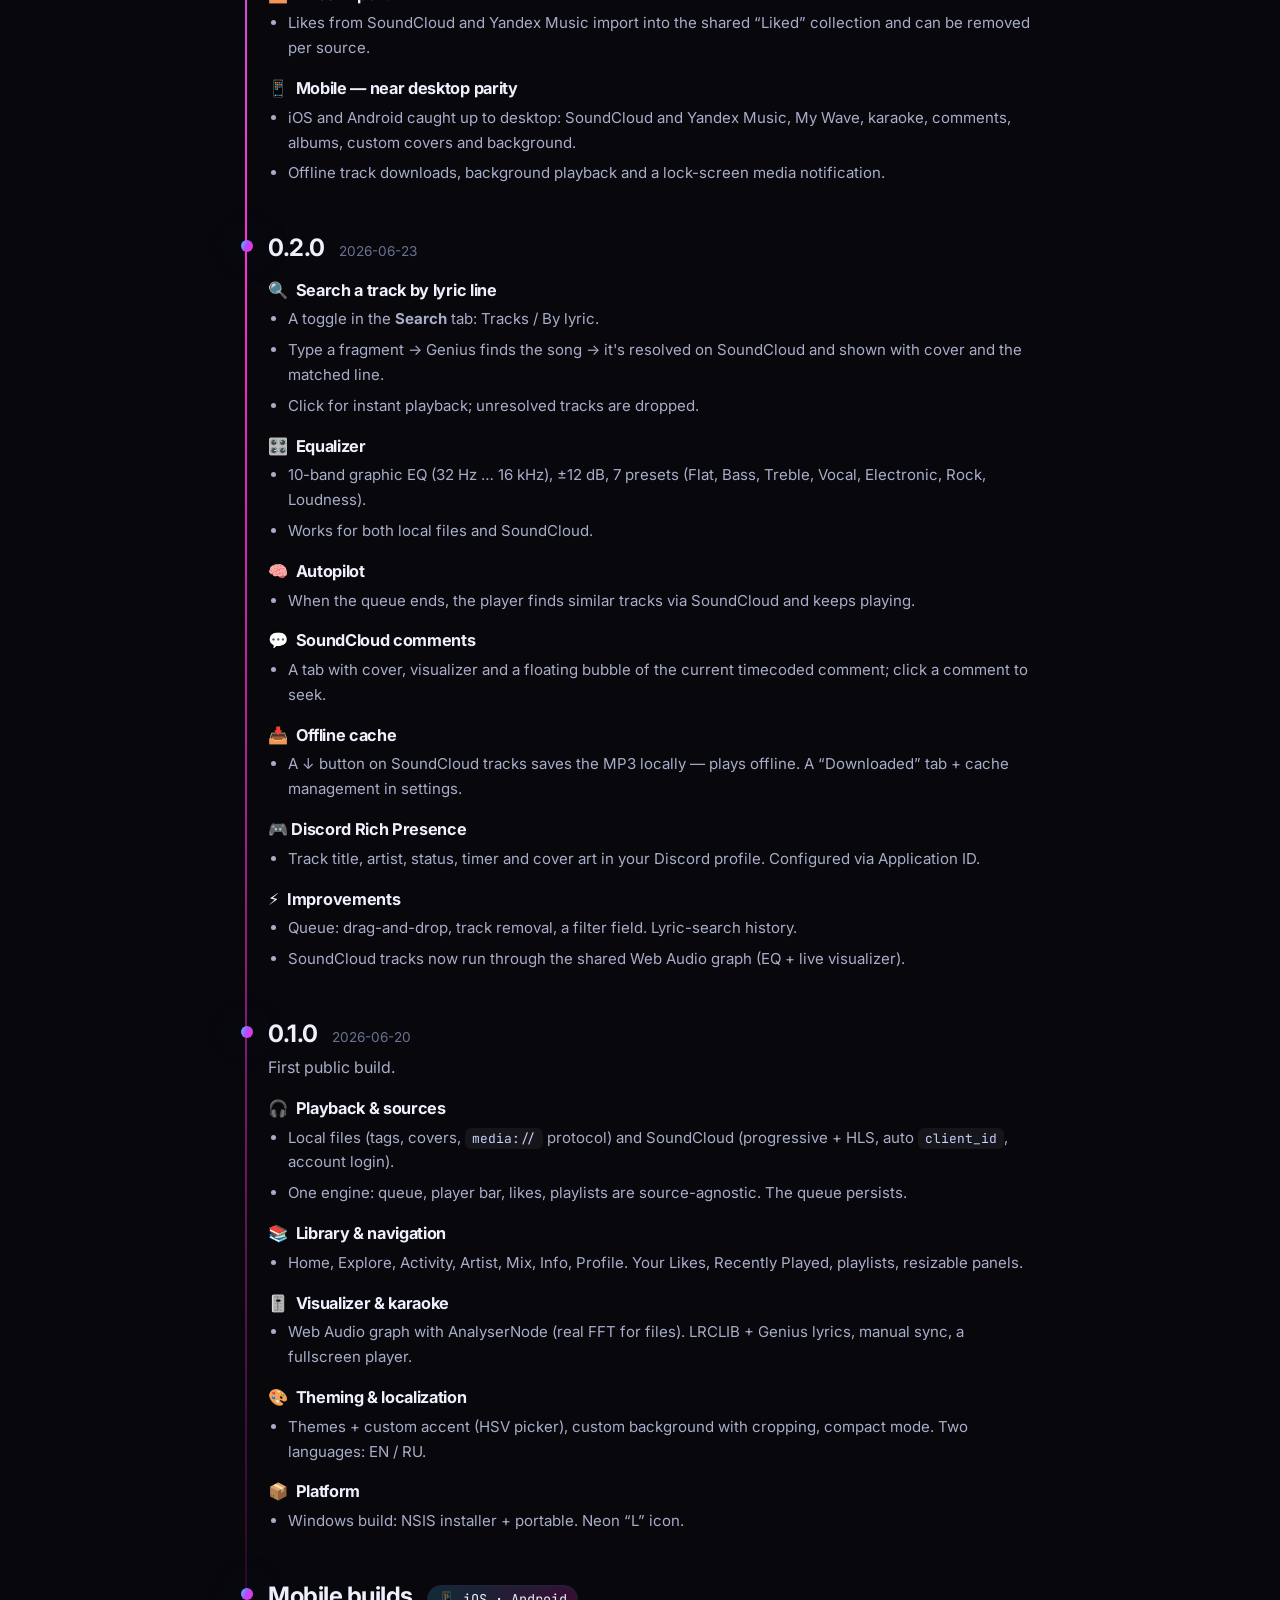
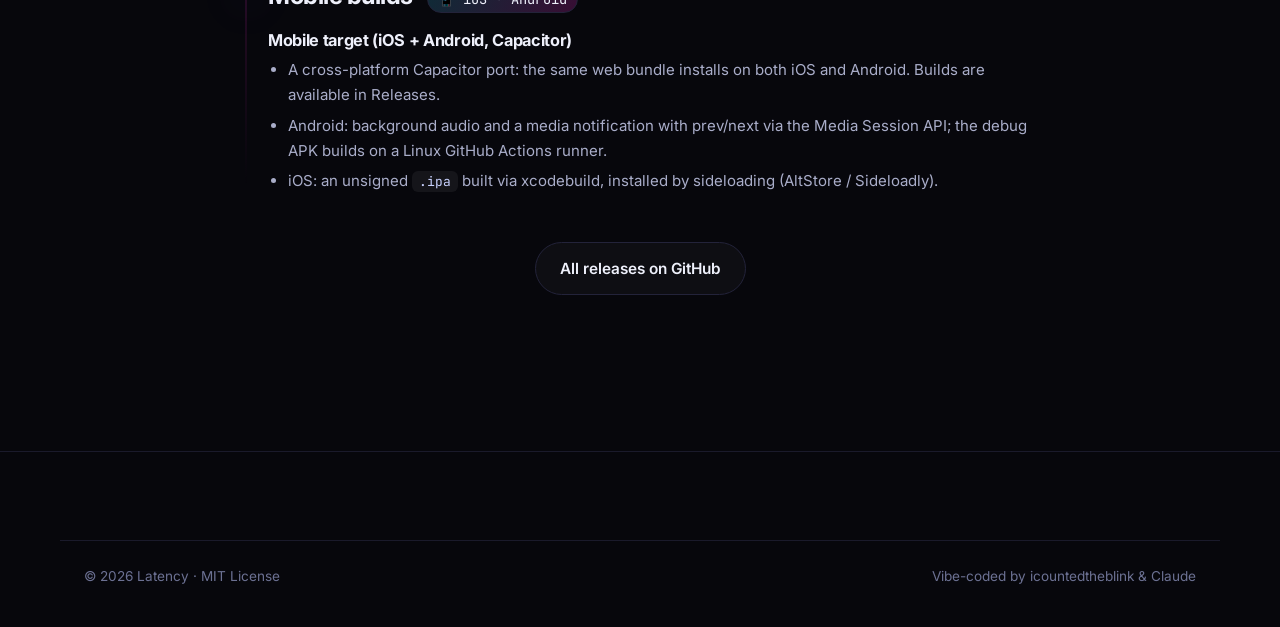
<file: changelog/index.html>
<!DOCTYPE html>
<html lang="ru">
<head>
  <meta charset="UTF-8">
  <meta name="viewport" content="width=device-width, initial-scale=1.0">
  <title>Latency — обновления</title>
  <meta name="description" content="История версий Latency: новые функции и улучшения в каждом релизе.">
  <meta name="theme-color" content="#07070c">
  <link rel="canonical" href="https://latency-app.fun/changelog/">
  <meta property="og:title" content="Latency — обновления">
  <meta property="og:description" content="История версий Latency: новые функции и улучшения в каждом релизе.">
  <meta property="og:type" content="article">
  <meta property="og:url" content="https://latency-app.fun/changelog/">
  <meta property="og:image" content="https://latency-app.fun/assets/img/og.png">
  <link rel="icon" type="image/png" href="/assets/img/icon.png">
  <link rel="preconnect" href="https://fonts.googleapis.com">
  <link rel="preconnect" href="https://fonts.gstatic.com" crossorigin>
  <link href="https://fonts.googleapis.com/css2?family=Chakra+Petch:wght@500;600;700&family=Inter:wght@400;500;600;700;800&family=JetBrains+Mono:wght@400;500&display=swap" rel="stylesheet">
  <link rel="stylesheet" href="/assets/css/styles.css">
  <script src="/assets/js/main.js"></script>
</head>
<body class="subpage">
  <canvas id="bg-particles" aria-hidden="true"></canvas>

  <!-- ============ NAV ============ -->
  <header class="nav">
    <div class="container">
      <a href="/" class="brand">
        <img src="/assets/img/icon.png" alt="Latency">
        <span>Latency</span>
      </a>
      <nav class="nav-links">
        <a href="/#features" aria-label="Возможности">
          <svg class="nav-ico" viewBox="0 0 24 24" stroke-linecap="round" stroke-linejoin="round"><path d="M12 2 2 7l10 5 10-5-10-5z"/><path d="M2 17l10 5 10-5M2 12l10 5 10-5"/></svg>
          <span class="nav-txt"><span data-lang-ru>Возможности</span><span data-lang-en>Features</span></span>
        </a>
        <a href="/#download" aria-label="Загрузки">
          <svg class="nav-ico" viewBox="0 0 24 24" stroke-linecap="round" stroke-linejoin="round"><path d="M12 3v12m0 0l-4-4m4 4l4-4M5 21h14"/></svg>
          <span class="nav-txt"><span data-lang-ru>Загрузки</span><span data-lang-en>Download</span></span>
        </a>
        <a href="/docs/" aria-label="Документация">
          <svg class="nav-ico" viewBox="0 0 24 24" stroke-linecap="round" stroke-linejoin="round"><path d="M4 19.5A2.5 2.5 0 0 1 6.5 17H20"/><path d="M6.5 2H20v20H6.5A2.5 2.5 0 0 1 4 19.5v-15A2.5 2.5 0 0 1 6.5 2z"/></svg>
          <span class="nav-txt"><span data-lang-ru>Документация</span><span data-lang-en>Docs</span></span>
        </a>
        <a href="/changelog/" class="active" aria-label="Обновления">
          <svg class="nav-ico" viewBox="0 0 24 24" stroke-linecap="round" stroke-linejoin="round"><circle cx="12" cy="12" r="9"/><path d="M12 7v5l3 2"/></svg>
          <span class="nav-txt"><span data-lang-ru>Обновления</span><span data-lang-en>Changelog</span></span>
        </a>
      </nav>
      <div class="nav-right">
        <div class="lang-toggle" role="group" aria-label="Language">
          <button data-lang="ru">RU</button>
          <button data-lang="en">EN</button>
        </div>
        <a class="nav-ghost" href="https://github.com/nxrtwee/latency-player" target="_blank" rel="noopener" aria-label="GitHub" title="GitHub">
          <svg viewBox="0 0 24 24" fill="currentColor"><path d="M12 .5C5.7.5.5 5.7.5 12c0 5.1 3.3 9.4 7.9 10.9.6.1.8-.3.8-.6v-2c-3.2.7-3.9-1.4-3.9-1.4-.5-1.3-1.3-1.7-1.3-1.7-1.1-.7.1-.7.1-.7 1.2.1 1.8 1.2 1.8 1.2 1 1.8 2.8 1.3 3.5 1 .1-.8.4-1.3.7-1.6-2.6-.3-5.3-1.3-5.3-5.7 0-1.3.5-2.3 1.2-3.1-.1-.3-.5-1.5.1-3.1 0 0 1-.3 3.3 1.2a11.5 11.5 0 0 1 6 0C17.3 4.7 18.3 5 18.3 5c.6 1.6.2 2.8.1 3.1.8.8 1.2 1.8 1.2 3.1 0 4.4-2.7 5.4-5.3 5.7.4.4.8 1.1.8 2.2v3.3c0 .3.2.7.8.6 4.6-1.5 7.9-5.8 7.9-10.9C23.5 5.7 18.3.5 12 .5z"/></svg>
        </a>
        <a class="nav-dl" href="/#download">
          <svg viewBox="0 0 24 24" fill="none" stroke="currentColor" stroke-width="2.2"><path d="M12 3v12m0 0l-4-4m4 4l4-4M5 21h14"/></svg>
          <span data-lang-ru>Скачать</span><span data-lang-en>Download</span>
        </a>
      </div>
      <button class="nav-toggle" aria-label="Menu">
        <svg viewBox="0 0 24 24" fill="none" stroke="currentColor" stroke-width="2"><path d="M3 6h18M3 12h18M3 18h18"/></svg>
      </button>
    </div>
  </header>

  <!-- ============ CHANGELOG ============ -->
  <main class="container section">
    <div class="section-head center" style="margin-bottom:56px;">
      <span class="eyebrow" data-lang-ru>Обновления</span><span class="eyebrow" data-lang-en>Changelog</span>
      <h2><span data-lang-ru>История версий</span><span data-lang-en>Release history</span></h2>
      <p><span data-lang-ru>Все заметные изменения. Версионирование — <a href="https://semver.org/lang/ru/" target="_blank" rel="noopener" style="color:var(--cyan)">SemVer</a>.</span><span data-lang-en>All notable changes. Versioning follows <a href="https://semver.org/" target="_blank" rel="noopener" style="color:var(--cyan)">SemVer</a>.</span></p>
    </div>

    <div class="timeline">

      <!-- 1.1.0 -->
      <section class="release reveal">
        <div class="release-head">
          <h3 class="gradient-text">1.1.0</h3>
          <span class="release-ver" data-lang-ru>Текущая</span><span class="release-ver" data-lang-en style="display:none;">Latest</span>
          <span class="release-date">2026-06-30</span>
        </div>
        <p style="margin-bottom:14px;"><span data-lang-ru>Звук как надо и бесшовное проигрывание: выравнивание громкости, кроссфейд, радио по треку и артисту, кастомный фон вкладок и живая анимация смены трека.</span><span data-lang-en>Sound done right and seamless playback: volume leveling, crossfade, track &amp; artist radio, custom tab backgrounds and a live track-change animation.</span></p>

        <div class="release-group">
          <h4>🔊 <span data-lang-ru>Звук</span><span data-lang-en>Sound</span></h4>
          <ul>
            <li><span data-lang-ru><strong>Выравнивание громкости</strong> — треки приводятся к единой громкости по метаданным (R128/LUFS у Яндекса, ReplayGain у локальных файлов), с защитой от клиппинга по пику. На десктопе и для локальных файлов на телефоне.</span><span data-lang-en><strong>Volume leveling</strong> — tracks are matched to an even loudness from metadata (Yandex R128/LUFS, local ReplayGain tags), true-peak limited. Desktop and local files on mobile.</span></li>
            <li><span data-lang-ru><strong>Кроссфейд</strong> — плавные переходы между треками, 0–12 секунд (Настройки → Звук). На всех платформах.</span><span data-lang-en><strong>Crossfade</strong> — smooth track-to-track transitions, 0–12 seconds (Settings → Sound). All platforms.</span></li>
          </ul>
        </div>

        <div class="release-group">
          <h4>📻 <span data-lang-ru>Радио по треку и артисту</span><span data-lang-en>Track &amp; artist radio</span></h4>
          <ul>
            <li><span data-lang-ru>«Моя волна по треку» и «по артисту» для Яндекс Музыки — бесконечная станция от выбранного трека или исполнителя (меню «…» у трека, кнопка на странице артиста).</span><span data-lang-en>“My Wave” seeded from a track or artist for Yandex Music — an endless station (track “…” menu, button on the artist page).</span></li>
            <li><span data-lang-ru>SoundCloud: «Станция от трека» — автопилот, заведённый от выбранного трека.</span><span data-lang-en>SoundCloud: “Station from track” — an autopilot seeded from the chosen track.</span></li>
          </ul>
        </div>

        <div class="release-group">
          <h4>🎨 <span data-lang-ru>Оформление</span><span data-lang-en>Appearance</span></h4>
          <ul>
            <li><span data-lang-ru><strong>Кастомный фон вкладок</strong> — своя картинка в шапке «Любимого», «Недавнего», «Скачанного», локальной библиотеки и плейлистов.</span><span data-lang-en><strong>Custom tab backgrounds</strong> — your own image in the header of Liked, Recent, Downloaded, the local library and playlists.</span></li>
            <li><span data-lang-ru><strong>Анимация смены трека</strong> в плеер-баре и правой панели (простая на oldgen, выразительная на nextgen; пружинная на мобайле).</span><span data-lang-en><strong>Track-change animation</strong> in the player bar and right panel (simple on oldgen, expressive on nextgen; springy on mobile).</span></li>
          </ul>
        </div>

        <div class="release-group">
          <h4>🐛 <span data-lang-ru>Исправления</span><span data-lang-en>Fixes</span></h4>
          <ul>
            <li><span data-lang-ru>Меню «…» у трека на скине nextgen больше не просвечивает.</span><span data-lang-en>The track “…” menu is no longer translucent on the nextgen skin.</span></li>
            <li><span data-lang-ru>Секция «Ваши миксы» скрыта по умолчанию для пользователей без входа в SoundCloud.</span><span data-lang-en>The “Your Mixes” section is hidden by default for users not signed into SoundCloud.</span></li>
          </ul>
        </div>
      </section>

      <!-- 1.0.1 -->
      <section class="release reveal">
        <div class="release-head">
          <h3>1.0.1</h3>
          <span class="release-date">2026-06-29</span>
        </div>
        <p style="margin-bottom:14px;"><span data-lang-ru><strong>Latency теперь и на Linux.</strong> Первая официальная сборка под Linux — AppImage (универсальный) и rpm (Fedora/RHEL).</span><span data-lang-en><strong>Latency is now on Linux.</strong> The first official Linux build — AppImage (universal) and rpm (Fedora/RHEL).</span></p>

        <div class="release-group">
          <h4>🐧 <span data-lang-ru>Linux — дебют</span><span data-lang-en>Linux — debut</span></h4>
          <ul>
            <li><span data-lang-ru>AppImage запускается на любом дистрибутиве (<code>chmod +x</code> и открыть) и rpm-пакет для Fedora/RHEL.</span><span data-lang-en>The AppImage runs on any distro (<code>chmod +x</code> &amp; open) plus an rpm package for Fedora/RHEL.</span></li>
            <li><span data-lang-ru>Иконка приложения корректно показывается в доке, Alt-Tab и меню приложений.</span><span data-lang-en>The app icon shows correctly in the dock, Alt-Tab and the app menu.</span></li>
          </ul>
        </div>

        <div class="release-group">
          <h4>🖥️ <span data-lang-ru>ПК — исправления</span><span data-lang-en>Desktop — fixes</span></h4>
          <ul>
            <li><span data-lang-ru>Текст в профилях артистов больше не обрезается снизу (буквы y, q, p, g).</span><span data-lang-en>Text on artist pages is no longer clipped at the bottom (y, q, p, g).</span></li>
          </ul>
        </div>
      </section>

      <!-- 1.0.0 -->
      <section class="release reveal">
        <div class="release-head">
          <h3>1.0.0</h3>
          <span class="release-date">2026-06-28</span>
        </div>
        <p style="margin-bottom:14px;"><span data-lang-ru>Стабильный релиз. Единая версия для всех платформ — Windows, Android и iOS выходят одним номером.</span><span data-lang-en>The stable release. A single version across all platforms — Windows, Android and iOS now ship under one number.</span></p>

        <div class="release-group">
          <h4>🟡 <span data-lang-ru>Яндекс Музыка</span><span data-lang-en>Yandex Music</span></h4>
          <ul>
            <li><span data-lang-ru>Третий источник: вход своим аккаунтом, полные треки по подписке Яндекс Плюс. Работает в России без VPN.</span><span data-lang-en>A third source: log in with your own account, full tracks via a Yandex Plus subscription. Works in Russia without a VPN.</span></li>
            <li><span data-lang-ru>Мульти-артисты кликабельны по отдельности; общий поиск, лайки и плейлисты не зависят от источника.</span><span data-lang-en>Multi-artist tracks are individually clickable; search, likes and playlists stay source-agnostic.</span></li>
          </ul>
        </div>

        <div class="release-group">
          <h4>🌊 <span data-lang-ru>Моя волна</span><span data-lang-en>My Wave</span></h4>
          <ul>
            <li><span data-lang-ru>Персональный бесконечный поток Яндекс Музыки прямо на главной — подстраивается под то, что вы слушаете.</span><span data-lang-en>An endless personal Yandex Music stream right on Home — it adapts to what you listen to.</span></li>
          </ul>
        </div>

        <div class="release-group">
          <h4>📥 <span data-lang-ru>Импорт лайков</span><span data-lang-en>Likes import</span></h4>
          <ul>
            <li><span data-lang-ru>Лайки из SoundCloud и Яндекс Музыки переносятся в общую коллекцию «Любимое» и убираются обратно по источнику.</span><span data-lang-en>Likes from SoundCloud and Yandex Music import into the shared “Liked” collection and can be removed per source.</span></li>
          </ul>
        </div>

        <div class="release-group">
          <h4>📱 <span data-lang-ru>Мобильные — почти паритет с десктопом</span><span data-lang-en>Mobile — near desktop parity</span></h4>
          <ul>
            <li><span data-lang-ru>iOS и Android подтянуты к десктопу: SoundCloud и Яндекс Музыка, Моя волна, караоке, комментарии, альбомы, кастомные обложки и фон.</span><span data-lang-en>iOS and Android caught up to desktop: SoundCloud and Yandex Music, My Wave, karaoke, comments, albums, custom covers and background.</span></li>
            <li><span data-lang-ru>Офлайн-загрузка треков, фоновое воспроизведение и медиа-уведомление на локскране.</span><span data-lang-en>Offline track downloads, background playback and a lock-screen media notification.</span></li>
          </ul>
        </div>
      </section>

      <!-- 0.2.0 -->
      <section class="release reveal">
        <div class="release-head">
          <h3>0.2.0</h3>
          <span class="release-date">2026-06-23</span>
        </div>

        <div class="release-group">
          <h4>🔍 <span data-lang-ru>Поиск трека по строчке</span><span data-lang-en>Search a track by lyric line</span></h4>
          <ul>
            <li><span data-lang-ru>Во вкладке <strong>Поиск</strong> переключатель: Треки / По строчке.</span><span data-lang-en>A toggle in the <strong>Search</strong> tab: Tracks / By lyric.</span></li>
            <li><span data-lang-ru>Вводишь фрагмент текста → Genius находит песню → она ищется на SoundCloud и показывается с обложкой и найденной строчкой.</span><span data-lang-en>Type a fragment → Genius finds the song → it's resolved on SoundCloud and shown with cover and the matched line.</span></li>
            <li><span data-lang-ru>Клик — немедленное воспроизведение; нерезолвленные треки отбрасываются.</span><span data-lang-en>Click for instant playback; unresolved tracks are dropped.</span></li>
          </ul>
        </div>

        <div class="release-group">
          <h4>🎛️ <span data-lang-ru>Эквалайзер</span><span data-lang-en>Equalizer</span></h4>
          <ul>
            <li><span data-lang-ru>10-полосный графический EQ (32 Гц … 16 кГц), ±12 дБ, 7 пресетов (Flat, Bass, Treble, Vocal, Electronic, Rock, Loudness).</span><span data-lang-en>10-band graphic EQ (32 Hz … 16 kHz), ±12 dB, 7 presets (Flat, Bass, Treble, Vocal, Electronic, Rock, Loudness).</span></li>
            <li><span data-lang-ru>Работает и на локальных файлах, и на SoundCloud.</span><span data-lang-en>Works for both local files and SoundCloud.</span></li>
          </ul>
        </div>

        <div class="release-group">
          <h4>🧠 <span data-lang-ru>Автопилот</span><span data-lang-en>Autopilot</span></h4>
          <ul>
            <li><span data-lang-ru>Когда очередь заканчивается, плеер сам находит похожие треки через SoundCloud и продолжает играть.</span><span data-lang-en>When the queue ends, the player finds similar tracks via SoundCloud and keeps playing.</span></li>
          </ul>
        </div>

        <div class="release-group">
          <h4>💬 <span data-lang-ru>Комментарии SoundCloud</span><span data-lang-en>SoundCloud comments</span></h4>
          <ul>
            <li><span data-lang-ru>Вкладка с обложкой, визуализатором и всплывающим пузырём текущего комментария по таймкоду; клик по комментарию = перемотка.</span><span data-lang-en>A tab with cover, visualizer and a floating bubble of the current timecoded comment; click a comment to seek.</span></li>
          </ul>
        </div>

        <div class="release-group">
          <h4>📥 <span data-lang-ru>Офлайн-кэш</span><span data-lang-en>Offline cache</span></h4>
          <ul>
            <li><span data-lang-ru>Кнопка ↓ на треках SoundCloud сохраняет MP3 локально — играет без интернета. Вкладка «Скачанное» + управление кэшем в настройках.</span><span data-lang-en>A ↓ button on SoundCloud tracks saves the MP3 locally — plays offline. A “Downloaded” tab + cache management in settings.</span></li>
          </ul>
        </div>

        <div class="release-group">
          <h4>🎮 Discord Rich Presence</h4>
          <ul>
            <li><span data-lang-ru>Название трека, автор, статус, таймер и обложка трека в профиле Discord. Настройка через Application ID.</span><span data-lang-en>Track title, artist, status, timer and cover art in your Discord profile. Configured via Application ID.</span></li>
          </ul>
        </div>

        <div class="release-group">
          <h4>⚡ <span data-lang-ru>Улучшения</span><span data-lang-en>Improvements</span></h4>
          <ul>
            <li><span data-lang-ru>Очередь: drag-and-drop, удаление треков, фильтр-строка. История поиска по строчке.</span><span data-lang-en>Queue: drag-and-drop, track removal, a filter field. Lyric-search history.</span></li>
            <li><span data-lang-ru>SoundCloud-треки проходят через общий Web Audio граф (EQ + живой визуализатор).</span><span data-lang-en>SoundCloud tracks now run through the shared Web Audio graph (EQ + live visualizer).</span></li>
          </ul>
        </div>
      </section>

      <!-- 0.1.0 -->
      <section class="release reveal">
        <div class="release-head">
          <h3>0.1.0</h3>
          <span class="release-date">2026-06-20</span>
        </div>
        <p style="margin-bottom:14px;"><span data-lang-ru>Первый публичный билд.</span><span data-lang-en>First public build.</span></p>

        <div class="release-group">
          <h4>🎧 <span data-lang-ru>Воспроизведение и источники</span><span data-lang-en>Playback &amp; sources</span></h4>
          <ul>
            <li><span data-lang-ru>Локальные файлы (теги, обложки, протокол <code>media://</code>) и SoundCloud (progressive + HLS, авто <code>client_id</code>, вход в аккаунт).</span><span data-lang-en>Local files (tags, covers, <code>media://</code> protocol) and SoundCloud (progressive + HLS, auto <code>client_id</code>, account login).</span></li>
            <li><span data-lang-ru>Единое ядро: очередь, плеер-бар, лайки, плейлисты не зависят от источника. Очередь персистится.</span><span data-lang-en>One engine: queue, player bar, likes, playlists are source-agnostic. The queue persists.</span></li>
          </ul>
        </div>
        <div class="release-group">
          <h4>📚 <span data-lang-ru>Библиотека и навигация</span><span data-lang-en>Library &amp; navigation</span></h4>
          <ul>
            <li><span data-lang-ru>Home, Explore, Activity, Artist, Mix, Info, Profile. Your Likes, Recently Played, плейлисты, resizable-панели.</span><span data-lang-en>Home, Explore, Activity, Artist, Mix, Info, Profile. Your Likes, Recently Played, playlists, resizable panels.</span></li>
          </ul>
        </div>
        <div class="release-group">
          <h4>🎚️ <span data-lang-ru>Визуализатор и караоке</span><span data-lang-en>Visualizer &amp; karaoke</span></h4>
          <ul>
            <li><span data-lang-ru>Web Audio граф с AnalyserNode (реальный FFT для файлов). Тексты LRCLIB + Genius, ручная синхронизация, полноэкранный плеер.</span><span data-lang-en>Web Audio graph with AnalyserNode (real FFT for files). LRCLIB + Genius lyrics, manual sync, a fullscreen player.</span></li>
          </ul>
        </div>
        <div class="release-group">
          <h4>🎨 <span data-lang-ru>Оформление и локализация</span><span data-lang-en>Theming &amp; localization</span></h4>
          <ul>
            <li><span data-lang-ru>Темы + кастомный акцент (HSV-пикер), кастомный фон с кадрированием, компактный режим. Два языка: EN / RU.</span><span data-lang-en>Themes + custom accent (HSV picker), custom background with cropping, compact mode. Two languages: EN / RU.</span></li>
          </ul>
        </div>
        <div class="release-group">
          <h4>📦 <span data-lang-ru>Платформа</span><span data-lang-en>Platform</span></h4>
          <ul>
            <li><span data-lang-ru>Сборка для Windows: установщик NSIS + portable. Неоновая иконка «L».</span><span data-lang-en>Windows build: NSIS installer + portable. Neon “L” icon.</span></li>
          </ul>
        </div>
      </section>

      <!-- Mobile builds -->
      <section class="release reveal">
        <div class="release-head">
          <h3 data-lang-ru>Мобильные сборки</h3><h3 data-lang-en style="display:none;">Mobile builds</h3>
          <span class="release-ver">📱 iOS · Android</span>
        </div>
        <div class="release-group">
          <h4 data-lang-ru>Мобильный таргет (iOS + Android, Capacitor)</h4><h4 data-lang-en style="display:none;">Mobile target (iOS + Android, Capacitor)</h4>
          <ul>
            <li><span data-lang-ru>Кроссплатформенный порт на Capacitor: тот же web-бандл ставится и на iOS, и на Android. Сборки доступны в Releases.</span><span data-lang-en>A cross-platform Capacitor port: the same web bundle installs on both iOS and Android. Builds are available in Releases.</span></li>
            <li><span data-lang-ru>Android: фоновое аудио и медиа-уведомление с prev/next через Media Session API; debug-APK собирается на Linux-раннере GitHub Actions.</span><span data-lang-en>Android: background audio and a media notification with prev/next via the Media Session API; the debug APK builds on a Linux GitHub Actions runner.</span></li>
            <li><span data-lang-ru>iOS: неподписанный <code>.ipa</code> собирается через xcodebuild, ставится сайдлоадом (AltStore / Sideloadly).</span><span data-lang-en>iOS: an unsigned <code>.ipa</code> built via xcodebuild, installed by sideloading (AltStore / Sideloadly).</span></li>
          </ul>
        </div>
      </section>

    </div>

    <p class="center" style="margin-top:48px;">
      <a class="btn btn-ghost" href="https://github.com/nxrtwee/latency-player/releases" target="_blank" rel="noopener"><span data-lang-ru>Все релизы на GitHub</span><span data-lang-en>All releases on GitHub</span></a>
    </p>
  </main>

  <!-- ============ FOOTER ============ -->
  <footer class="footer">
    <div class="container footer-bottom">
      <span>© <span id="year">2026</span> Latency · MIT License</span>
      <span data-lang-ru>Сделано вайбкодингом — icountedtheblink &amp; Claude</span>
      <span data-lang-en>Vibe-coded by icountedtheblink &amp; Claude</span>
    </div>
  </footer>

</body>
</html>
</file>
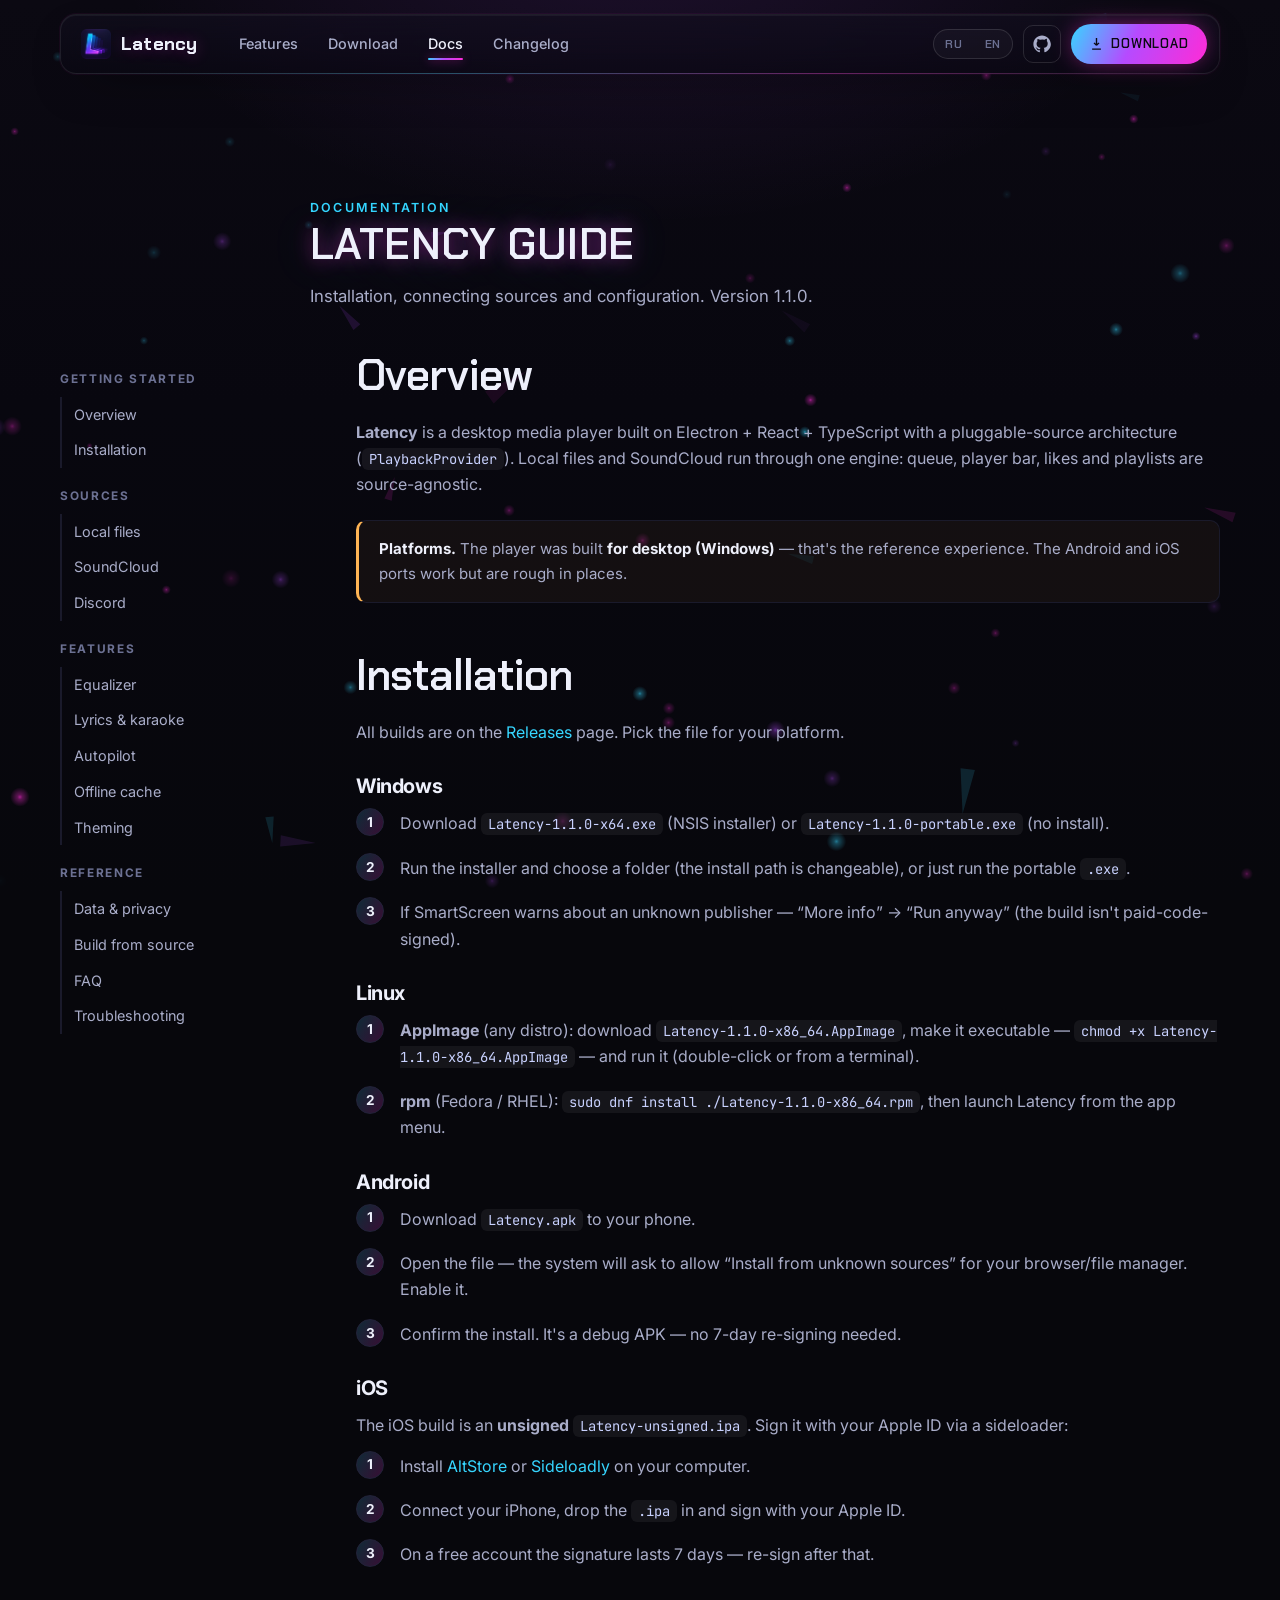
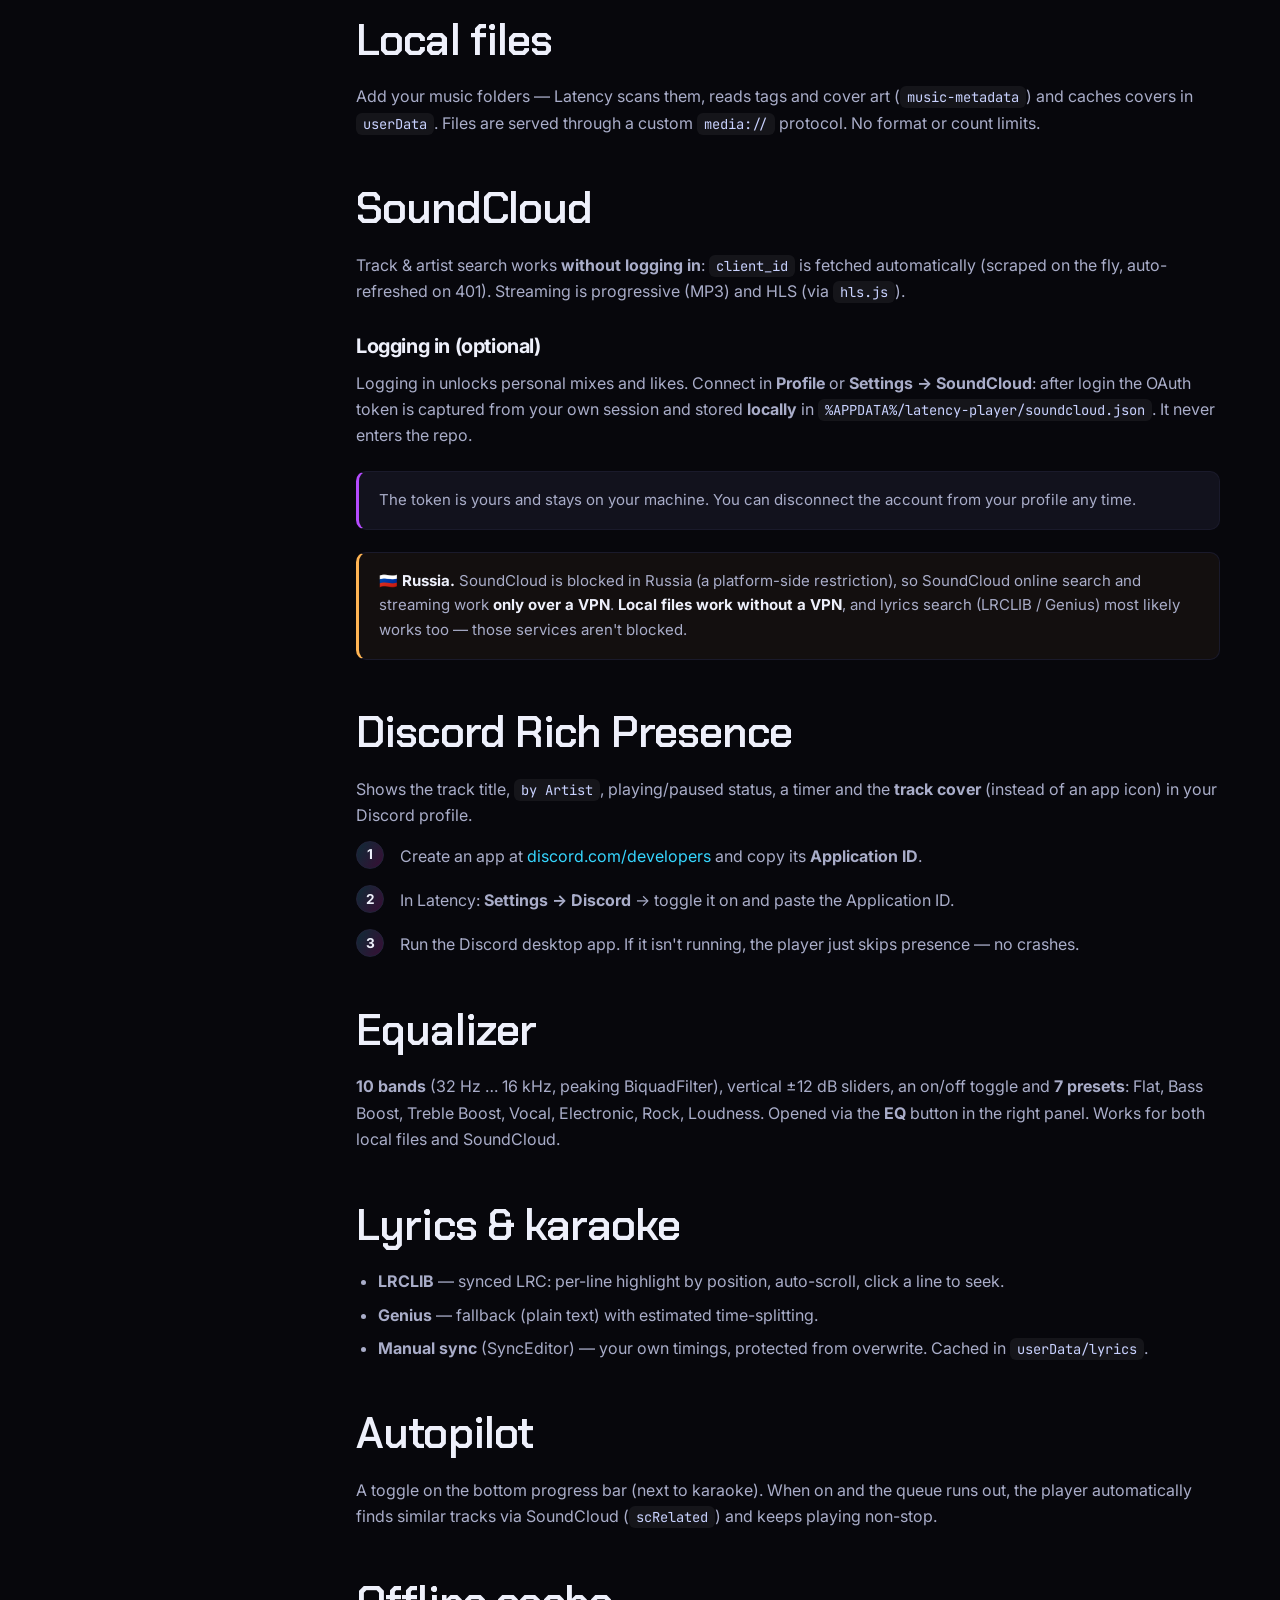
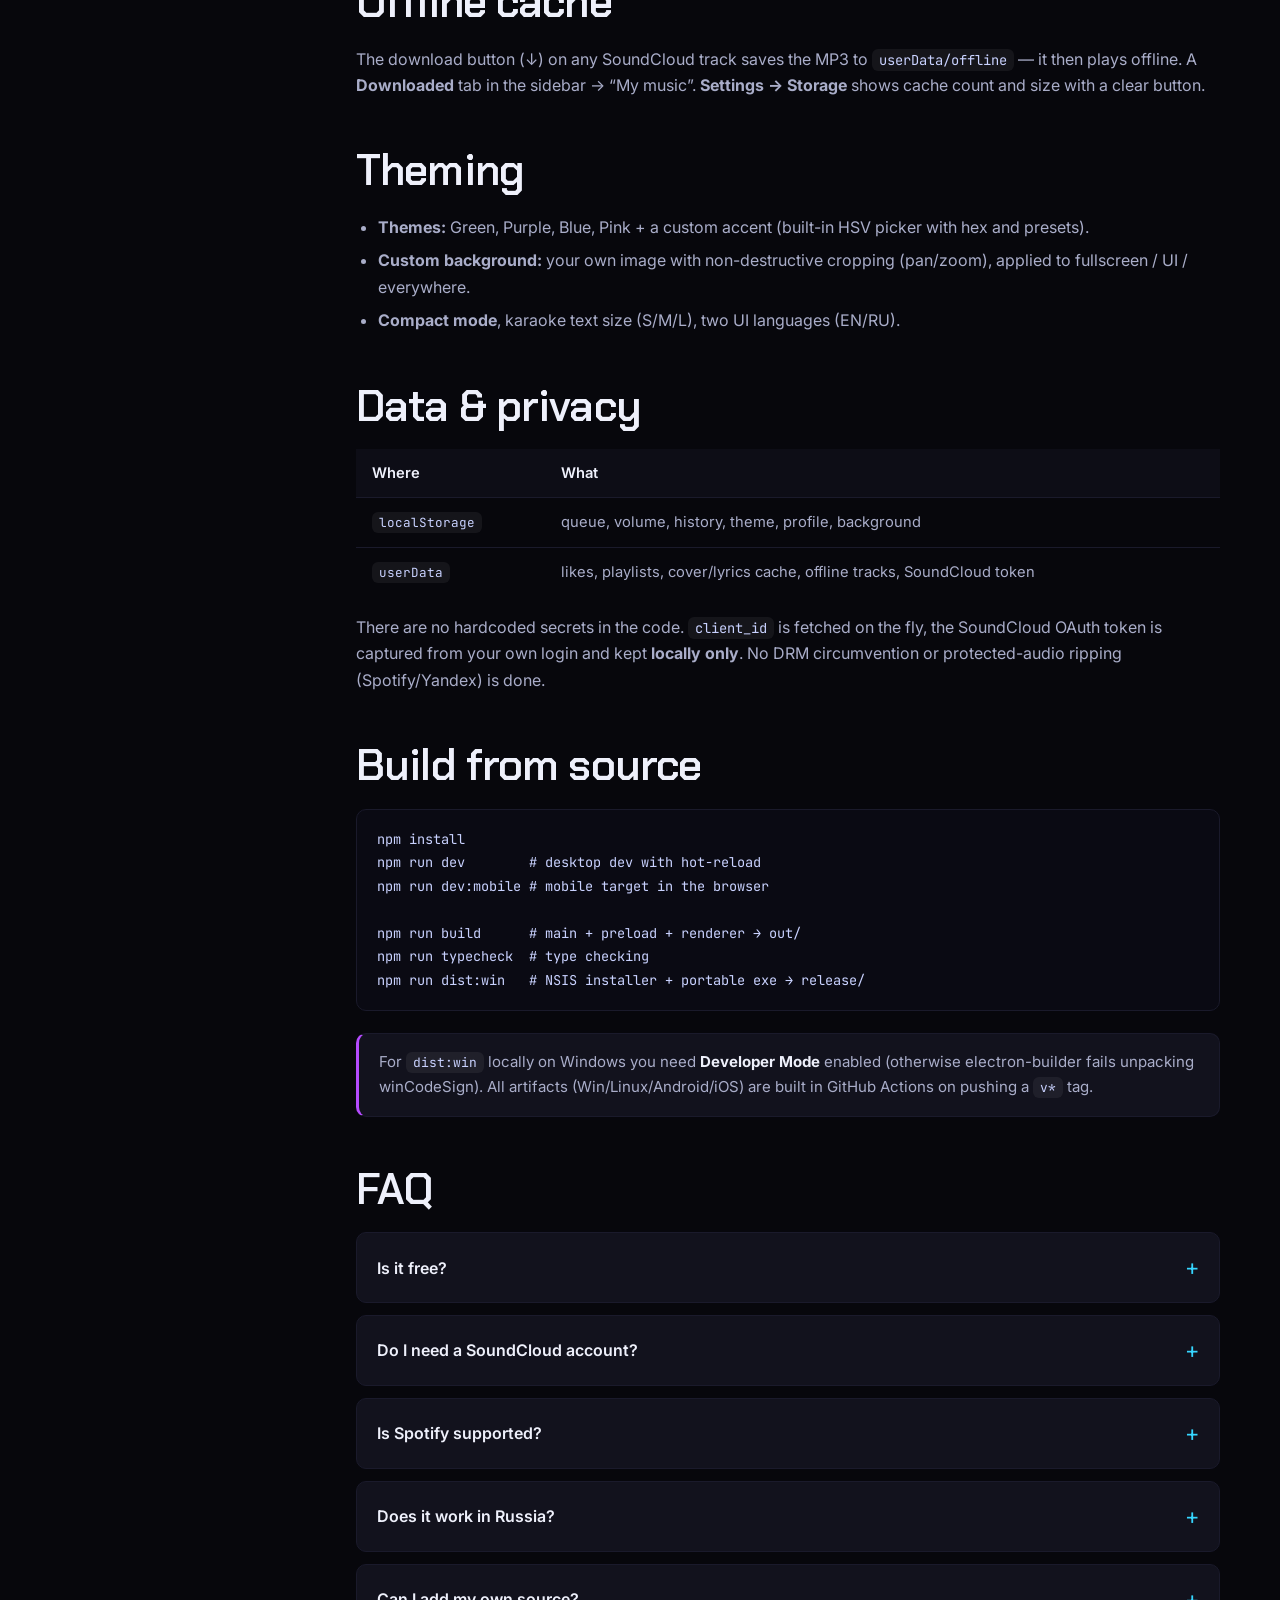
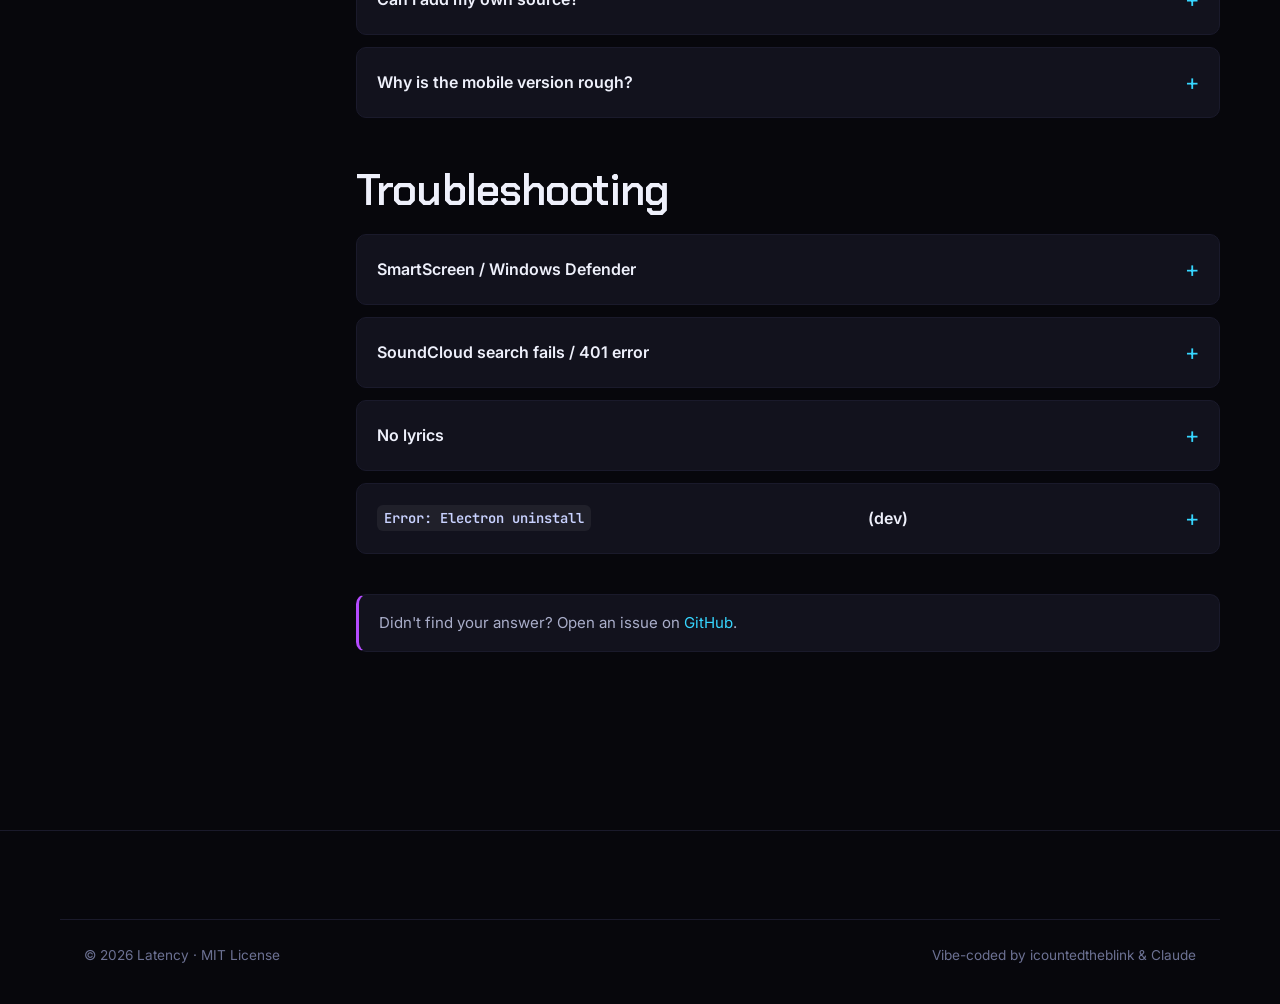
<file: docs/index.html>
<!DOCTYPE html>
<html lang="ru">
<head>
  <meta charset="UTF-8">
  <meta name="viewport" content="width=device-width, initial-scale=1.0">
  <title>Latency — документация</title>
  <meta name="description" content="Документация Latency: установка на Windows / Linux / Android / iOS, подключение SoundCloud, Discord Rich Presence, эквалайзер, караоке, FAQ и troubleshooting.">
  <meta name="theme-color" content="#07070c">
  <link rel="canonical" href="https://latency-app.fun/docs/">
  <meta property="og:title" content="Latency — документация">
  <meta property="og:description" content="Установка на Windows / Linux / Android / iOS, подключение SoundCloud, эквалайзер, караоке, FAQ.">
  <meta property="og:type" content="article">
  <meta property="og:url" content="https://latency-app.fun/docs/">
  <meta property="og:image" content="https://latency-app.fun/assets/img/og.png">
  <link rel="icon" type="image/png" href="/assets/img/icon.png">
  <link rel="preconnect" href="https://fonts.googleapis.com">
  <link rel="preconnect" href="https://fonts.gstatic.com" crossorigin>
  <link href="https://fonts.googleapis.com/css2?family=Chakra+Petch:wght@500;600;700&family=Inter:wght@400;500;600;700;800&family=JetBrains+Mono:wght@400;500&display=swap" rel="stylesheet">
  <link rel="stylesheet" href="/assets/css/styles.css">
  <script src="/assets/js/main.js"></script>
</head>
<body class="subpage">
  <canvas id="bg-particles" aria-hidden="true"></canvas>

  <!-- ============ NAV ============ -->
  <header class="nav">
    <div class="container">
      <a href="/" class="brand">
        <img src="/assets/img/icon.png" alt="Latency">
        <span>Latency</span>
      </a>
      <nav class="nav-links">
        <a href="/#features" aria-label="Возможности">
          <svg class="nav-ico" viewBox="0 0 24 24" stroke-linecap="round" stroke-linejoin="round"><path d="M12 2 2 7l10 5 10-5-10-5z"/><path d="M2 17l10 5 10-5M2 12l10 5 10-5"/></svg>
          <span class="nav-txt"><span data-lang-ru>Возможности</span><span data-lang-en>Features</span></span>
        </a>
        <a href="/#download" aria-label="Загрузки">
          <svg class="nav-ico" viewBox="0 0 24 24" stroke-linecap="round" stroke-linejoin="round"><path d="M12 3v12m0 0l-4-4m4 4l4-4M5 21h14"/></svg>
          <span class="nav-txt"><span data-lang-ru>Загрузки</span><span data-lang-en>Download</span></span>
        </a>
        <a href="/docs/" class="active" aria-label="Документация">
          <svg class="nav-ico" viewBox="0 0 24 24" stroke-linecap="round" stroke-linejoin="round"><path d="M4 19.5A2.5 2.5 0 0 1 6.5 17H20"/><path d="M6.5 2H20v20H6.5A2.5 2.5 0 0 1 4 19.5v-15A2.5 2.5 0 0 1 6.5 2z"/></svg>
          <span class="nav-txt"><span data-lang-ru>Документация</span><span data-lang-en>Docs</span></span>
        </a>
        <a href="/changelog/" aria-label="Обновления">
          <svg class="nav-ico" viewBox="0 0 24 24" stroke-linecap="round" stroke-linejoin="round"><circle cx="12" cy="12" r="9"/><path d="M12 7v5l3 2"/></svg>
          <span class="nav-txt"><span data-lang-ru>Обновления</span><span data-lang-en>Changelog</span></span>
        </a>
      </nav>
      <div class="nav-right">
        <div class="lang-toggle" role="group" aria-label="Language">
          <button data-lang="ru">RU</button>
          <button data-lang="en">EN</button>
        </div>
        <a class="nav-ghost" href="https://github.com/nxrtwee/latency-player" target="_blank" rel="noopener" aria-label="GitHub" title="GitHub">
          <svg viewBox="0 0 24 24" fill="currentColor"><path d="M12 .5C5.7.5.5 5.7.5 12c0 5.1 3.3 9.4 7.9 10.9.6.1.8-.3.8-.6v-2c-3.2.7-3.9-1.4-3.9-1.4-.5-1.3-1.3-1.7-1.3-1.7-1.1-.7.1-.7.1-.7 1.2.1 1.8 1.2 1.8 1.2 1 1.8 2.8 1.3 3.5 1 .1-.8.4-1.3.7-1.6-2.6-.3-5.3-1.3-5.3-5.7 0-1.3.5-2.3 1.2-3.1-.1-.3-.5-1.5.1-3.1 0 0 1-.3 3.3 1.2a11.5 11.5 0 0 1 6 0C17.3 4.7 18.3 5 18.3 5c.6 1.6.2 2.8.1 3.1.8.8 1.2 1.8 1.2 3.1 0 4.4-2.7 5.4-5.3 5.7.4.4.8 1.1.8 2.2v3.3c0 .3.2.7.8.6 4.6-1.5 7.9-5.8 7.9-10.9C23.5 5.7 18.3.5 12 .5z"/></svg>
        </a>
        <a class="nav-dl" href="/#download">
          <svg viewBox="0 0 24 24" fill="none" stroke="currentColor" stroke-width="2.2"><path d="M12 3v12m0 0l-4-4m4 4l4-4M5 21h14"/></svg>
          <span data-lang-ru>Скачать</span><span data-lang-en>Download</span>
        </a>
      </div>
      <button class="nav-toggle" aria-label="Menu">
        <svg viewBox="0 0 24 24" fill="none" stroke="currentColor" stroke-width="2"><path d="M3 6h18M3 12h18M3 18h18"/></svg>
      </button>
    </div>
  </header>

  <!-- ============ DOCS ============ -->
  <main class="container section">
    <div class="section-head" style="margin-bottom:40px;">
      <span class="eyebrow" data-lang-ru>Документация</span><span class="eyebrow" data-lang-en>Documentation</span>
      <h2><span data-lang-ru>Руководство по Latency</span><span data-lang-en>Latency guide</span></h2>
      <p class="lead"><span data-lang-ru>Установка, подключение источников и настройка. Версия 1.1.0.</span><span data-lang-en>Installation, connecting sources and configuration. Version 1.1.0.</span></p>
    </div>

    <div class="docs-wrap">
      <!-- Sidebar -->
      <aside class="docs-side">
        <h4 data-lang-ru>Начало</h4><h4 data-lang-en style="display:none;">Getting started</h4>
        <a href="#overview"><span data-lang-ru>Обзор</span><span data-lang-en>Overview</span></a>
        <a href="#install"><span data-lang-ru>Установка</span><span data-lang-en>Installation</span></a>
        <h4 data-lang-ru>Источники</h4><h4 data-lang-en style="display:none;">Sources</h4>
        <a href="#local"><span data-lang-ru>Локальные файлы</span><span data-lang-en>Local files</span></a>
        <a href="#soundcloud">SoundCloud</a>
        <a href="#discord">Discord</a>
        <h4 data-lang-ru>Функции</h4><h4 data-lang-en style="display:none;">Features</h4>
        <a href="#equalizer"><span data-lang-ru>Эквалайзер</span><span data-lang-en>Equalizer</span></a>
        <a href="#lyrics"><span data-lang-ru>Тексты и караоке</span><span data-lang-en>Lyrics &amp; karaoke</span></a>
        <a href="#autopilot"><span data-lang-ru>Автопилот</span><span data-lang-en>Autopilot</span></a>
        <a href="#offline"><span data-lang-ru>Офлайн-кэш</span><span data-lang-en>Offline cache</span></a>
        <a href="#theming"><span data-lang-ru>Оформление</span><span data-lang-en>Theming</span></a>
        <h4 data-lang-ru>Справка</h4><h4 data-lang-en style="display:none;">Reference</h4>
        <a href="#storage"><span data-lang-ru>Данные и приватность</span><span data-lang-en>Data &amp; privacy</span></a>
        <a href="#build"><span data-lang-ru>Сборка из исходников</span><span data-lang-en>Build from source</span></a>
        <a href="#faq">FAQ</a>
        <a href="#troubleshooting"><span data-lang-ru>Проблемы</span><span data-lang-en>Troubleshooting</span></a>
      </aside>

      <!-- Body -->
      <article class="docs-body">

        <!-- OVERVIEW -->
        <h2 id="overview"><span data-lang-ru>Обзор</span><span data-lang-en>Overview</span></h2>
        <p><span data-lang-ru><strong>Latency</strong> — десктопный медиаплеер на Electron + React + TypeScript с архитектурой подключаемых источников (<code>PlaybackProvider</code>). Локальные файлы и SoundCloud работают через единое ядро: очередь, плеер-бар, лайки и плейлисты не зависят от источника.</span><span data-lang-en><strong>Latency</strong> is a desktop media player built on Electron + React + TypeScript with a pluggable-source architecture (<code>PlaybackProvider</code>). Local files and SoundCloud run through one engine: queue, player bar, likes and playlists are source-agnostic.</span></p>
        <div class="note warn">
          <span data-lang-ru><strong>Платформы.</strong> Плеер разрабатывался <strong>для десктопа (Windows)</strong> — это эталонный опыт. Порты на Android и iOS рабочие, но местами сырые.</span>
          <span data-lang-en><strong>Platforms.</strong> The player was built <strong>for desktop (Windows)</strong> — that's the reference experience. The Android and iOS ports work but are rough in places.</span>
        </div>

        <!-- INSTALL -->
        <h2 id="install"><span data-lang-ru>Установка</span><span data-lang-en>Installation</span></h2>
        <p><span data-lang-ru>Все сборки лежат на вкладке <a href="https://github.com/nxrtwee/latency-player/releases/latest" target="_blank" rel="noopener" style="color:var(--cyan)">Releases</a>. Выберите файл под свою платформу.</span><span data-lang-en>All builds are on the <a href="https://github.com/nxrtwee/latency-player/releases/latest" target="_blank" rel="noopener" style="color:var(--cyan)">Releases</a> page. Pick the file for your platform.</span></p>

        <h3>Windows</h3>
        <ol class="steps">
          <li><span data-lang-ru>Скачайте <code>Latency-1.1.0-x64.exe</code> (установщик NSIS) или <code>Latency-1.1.0-portable.exe</code> (без установки).</span><span data-lang-en>Download <code>Latency-1.1.0-x64.exe</code> (NSIS installer) or <code>Latency-1.1.0-portable.exe</code> (no install).</span></li>
          <li><span data-lang-ru>Запустите установщик и выберите папку (можно изменить путь установки), либо просто запустите портативный <code>.exe</code>.</span><span data-lang-en>Run the installer and choose a folder (the install path is changeable), or just run the portable <code>.exe</code>.</span></li>
          <li><span data-lang-ru>Если SmartScreen ругается на неизвестного издателя — «Подробнее» → «Выполнить в любом случае» (сборка без платной подписи кода).</span><span data-lang-en>If SmartScreen warns about an unknown publisher — “More info” → “Run anyway” (the build isn't paid-code-signed).</span></li>
        </ol>

        <h3>Linux</h3>
        <ol class="steps">
          <li><span data-lang-ru><strong>AppImage</strong> (любой дистрибутив): скачайте <code>Latency-1.1.0-x86_64.AppImage</code>, дайте права на запуск — <code>chmod +x Latency-1.1.0-x86_64.AppImage</code> — и откройте двойным кликом или из терминала.</span><span data-lang-en><strong>AppImage</strong> (any distro): download <code>Latency-1.1.0-x86_64.AppImage</code>, make it executable — <code>chmod +x Latency-1.1.0-x86_64.AppImage</code> — and run it (double-click or from a terminal).</span></li>
          <li><span data-lang-ru><strong>rpm</strong> (Fedora / RHEL): <code>sudo dnf install ./Latency-1.1.0-x86_64.rpm</code>, затем запустите Latency из меню приложений.</span><span data-lang-en><strong>rpm</strong> (Fedora / RHEL): <code>sudo dnf install ./Latency-1.1.0-x86_64.rpm</code>, then launch Latency from the app menu.</span></li>
        </ol>

        <h3>Android</h3>
        <ol class="steps">
          <li><span data-lang-ru>Скачайте <code>Latency.apk</code> на телефон.</span><span data-lang-en>Download <code>Latency.apk</code> to your phone.</span></li>
          <li><span data-lang-ru>Откройте файл — система попросит разрешить «Установка из неизвестных источников» для браузера/проводника. Включите.</span><span data-lang-en>Open the file — the system will ask to allow “Install from unknown sources” for your browser/file manager. Enable it.</span></li>
          <li><span data-lang-ru>Подтвердите установку. Это debug-APK — обновления раз в 7 дней не требуются.</span><span data-lang-en>Confirm the install. It's a debug APK — no 7-day re-signing needed.</span></li>
        </ol>

        <h3>iOS</h3>
        <p><span data-lang-ru>iOS-сборка — <strong>неподписанный</strong> <code>Latency-unsigned.ipa</code>. Подпишите своим Apple ID через сайдлоадер:</span><span data-lang-en>The iOS build is an <strong>unsigned</strong> <code>Latency-unsigned.ipa</code>. Sign it with your Apple ID via a sideloader:</span></p>
        <ol class="steps">
          <li><span data-lang-ru>Установите <a href="https://altstore.io/" target="_blank" rel="noopener" style="color:var(--cyan)">AltStore</a> или <a href="https://sideloadly.io/" target="_blank" rel="noopener" style="color:var(--cyan)">Sideloadly</a> на компьютер.</span><span data-lang-en>Install <a href="https://altstore.io/" target="_blank" rel="noopener" style="color:var(--cyan)">AltStore</a> or <a href="https://sideloadly.io/" target="_blank" rel="noopener" style="color:var(--cyan)">Sideloadly</a> on your computer.</span></li>
          <li><span data-lang-ru>Подключите iPhone, перетащите <code>.ipa</code> и подпишите своим Apple ID.</span><span data-lang-en>Connect your iPhone, drop the <code>.ipa</code> in and sign with your Apple ID.</span></li>
          <li><span data-lang-ru>На бесплатном аккаунте подпись действует 7 дней — потом перевыпуск.</span><span data-lang-en>On a free account the signature lasts 7 days — re-sign after that.</span></li>
        </ol>

        <!-- LOCAL -->
        <h2 id="local"><span data-lang-ru>Локальные файлы</span><span data-lang-en>Local files</span></h2>
        <p><span data-lang-ru>Добавьте папки с музыкой — Latency просканирует их, прочитает теги и обложки (<code>music-metadata</code>) и закэширует обложки в <code>userData</code>. Файлы отдаются через собственный протокол <code>media://</code>. Без ограничений по форматам и количеству.</span><span data-lang-en>Add your music folders — Latency scans them, reads tags and cover art (<code>music-metadata</code>) and caches covers in <code>userData</code>. Files are served through a custom <code>media://</code> protocol. No format or count limits.</span></p>

        <!-- SOUNDCLOUD -->
        <h2 id="soundcloud">SoundCloud</h2>
        <p><span data-lang-ru>Поиск треков и артистов работает <strong>без входа</strong>: <code>client_id</code> подбирается автоматически (скрейпится на лету, авто-рефреш при 401). Стрим — progressive (MP3) и HLS (через <code>hls.js</code>).</span><span data-lang-en>Track &amp; artist search works <strong>without logging in</strong>: <code>client_id</code> is fetched automatically (scraped on the fly, auto-refreshed on 401). Streaming is progressive (MP3) and HLS (via <code>hls.js</code>).</span></p>
        <h3><span data-lang-ru>Вход в аккаунт (опционально)</span><span data-lang-en>Logging in (optional)</span></h3>
        <p><span data-lang-ru>Вход открывает персональные миксы и лайки. Подключение — в <strong>Profile</strong> или <strong>Settings → SoundCloud</strong>: после логина OAuth-токен перехватывается из вашей же сессии и хранится <strong>локально</strong> в <code>%APPDATA%/latency-player/soundcloud.json</code>. В репозиторий он не попадает.</span><span data-lang-en>Logging in unlocks personal mixes and likes. Connect in <strong>Profile</strong> or <strong>Settings → SoundCloud</strong>: after login the OAuth token is captured from your own session and stored <strong>locally</strong> in <code>%APPDATA%/latency-player/soundcloud.json</code>. It never enters the repo.</span></p>
        <div class="note"><span data-lang-ru>Токен только ваш и только на вашем компьютере. Отключить аккаунт можно в профиле в любой момент.</span><span data-lang-en>The token is yours and stays on your machine. You can disconnect the account from your profile any time.</span></div>
        <div class="note warn">
          <span data-lang-ru><strong>🇷🇺 Россия.</strong> SoundCloud в России заблокирован (ограничение самой площадки), поэтому онлайн-поиск и стрим SoundCloud работают <strong>только через VPN</strong>. При этом <strong>локальные файлы работают без VPN</strong>, а поиск текстов (LRCLIB / Genius) скорее всего тоже доступен — эти сервисы не заблокированы.</span>
          <span data-lang-en><strong>🇷🇺 Russia.</strong> SoundCloud is blocked in Russia (a platform-side restriction), so SoundCloud online search and streaming work <strong>only over a VPN</strong>. <strong>Local files work without a VPN</strong>, and lyrics search (LRCLIB / Genius) most likely works too — those services aren't blocked.</span>
        </div>

        <!-- DISCORD -->
        <h2 id="discord">Discord Rich Presence</h2>
        <p><span data-lang-ru>Показывает в профиле Discord название трека, <code>by Автор</code>, статус играет/пауза, таймер и <strong>обложку трека</strong> вместо иконки приложения.</span><span data-lang-en>Shows the track title, <code>by Artist</code>, playing/paused status, a timer and the <strong>track cover</strong> (instead of an app icon) in your Discord profile.</span></p>
        <ol class="steps">
          <li><span data-lang-ru>Создайте приложение на <a href="https://discord.com/developers/applications" target="_blank" rel="noopener" style="color:var(--cyan)">discord.com/developers</a> и скопируйте <strong>Application ID</strong>.</span><span data-lang-en>Create an app at <a href="https://discord.com/developers/applications" target="_blank" rel="noopener" style="color:var(--cyan)">discord.com/developers</a> and copy its <strong>Application ID</strong>.</span></li>
          <li><span data-lang-ru>В Latency: <strong>Settings → Discord</strong> → включите тумблер и вставьте Application ID.</span><span data-lang-en>In Latency: <strong>Settings → Discord</strong> → toggle it on and paste the Application ID.</span></li>
          <li><span data-lang-ru>Запустите Discord-десктоп. Если он не запущен — плеер просто не показывает статус, без падений.</span><span data-lang-en>Run the Discord desktop app. If it isn't running, the player just skips presence — no crashes.</span></li>
        </ol>

        <!-- EQUALIZER -->
        <h2 id="equalizer"><span data-lang-ru>Эквалайзер</span><span data-lang-en>Equalizer</span></h2>
        <p><span data-lang-ru><strong>10 полос</strong> (32 Гц … 16 кГц, BiquadFilter peaking), вертикальные ползунки ±12 дБ, тумблер вкл/выкл и <strong>7 пресетов</strong>: Flat, Bass Boost, Treble Boost, Vocal, Electronic, Rock, Loudness. Открывается кнопкой <strong>EQ</strong> в правой панели. Работает и на локальных файлах, и на SoundCloud.</span><span data-lang-en><strong>10 bands</strong> (32 Hz … 16 kHz, peaking BiquadFilter), vertical ±12 dB sliders, an on/off toggle and <strong>7 presets</strong>: Flat, Bass Boost, Treble Boost, Vocal, Electronic, Rock, Loudness. Opened via the <strong>EQ</strong> button in the right panel. Works for both local files and SoundCloud.</span></p>

        <!-- LYRICS -->
        <h2 id="lyrics"><span data-lang-ru>Тексты и караоке</span><span data-lang-en>Lyrics &amp; karaoke</span></h2>
        <ul>
          <li><span data-lang-ru><strong>LRCLIB</strong> — синхронизированный LRC: построчная подсветка по позиции, автоскролл, клик по строке = перемотка.</span><span data-lang-en><strong>LRCLIB</strong> — synced LRC: per-line highlight by position, auto-scroll, click a line to seek.</span></li>
          <li><span data-lang-ru><strong>Genius</strong> — фолбэк (plain-текст) с оценочной авто-разбивкой по времени.</span><span data-lang-en><strong>Genius</strong> — fallback (plain text) with estimated time-splitting.</span></li>
          <li><span data-lang-ru><strong>Ручная синхронизация</strong> (SyncEditor) — свои тайминги, защищённые от перезаписи. Кэш — в <code>userData/lyrics</code>.</span><span data-lang-en><strong>Manual sync</strong> (SyncEditor) — your own timings, protected from overwrite. Cached in <code>userData/lyrics</code>.</span></li>
        </ul>

        <!-- AUTOPILOT -->
        <h2 id="autopilot"><span data-lang-ru>Автопилот</span><span data-lang-en>Autopilot</span></h2>
        <p><span data-lang-ru>Тумблер на нижнем прогресс-баре (рядом с караоке). Когда включён и очередь заканчивается, плеер автоматически находит похожие треки через SoundCloud (<code>scRelated</code>) и продолжает играть без остановки.</span><span data-lang-en>A toggle on the bottom progress bar (next to karaoke). When on and the queue runs out, the player automatically finds similar tracks via SoundCloud (<code>scRelated</code>) and keeps playing non-stop.</span></p>

        <!-- OFFLINE -->
        <h2 id="offline"><span data-lang-ru>Офлайн-кэш</span><span data-lang-en>Offline cache</span></h2>
        <p><span data-lang-ru>Кнопка скачивания (↓) на каждом SoundCloud-треке сохраняет MP3 в <code>userData/offline</code> — потом он играет без интернета. Вкладка <strong>Скачанное</strong> в сайдбаре → «Моя музыка». В <strong>Settings → Storage</strong> видно количество и размер кэша с кнопкой очистки.</span><span data-lang-en>The download button (↓) on any SoundCloud track saves the MP3 to <code>userData/offline</code> — it then plays offline. A <strong>Downloaded</strong> tab in the sidebar → “My music”. <strong>Settings → Storage</strong> shows cache count and size with a clear button.</span></p>

        <!-- THEMING -->
        <h2 id="theming"><span data-lang-ru>Оформление</span><span data-lang-en>Theming</span></h2>
        <ul>
          <li><span data-lang-ru><strong>Темы:</strong> Green, Purple, Blue, Pink + кастомный акцент (собственный HSV-пикер с hex и пресетами).</span><span data-lang-en><strong>Themes:</strong> Green, Purple, Blue, Pink + a custom accent (built-in HSV picker with hex and presets).</span></li>
          <li><span data-lang-ru><strong>Кастомный фон:</strong> своя картинка с недеструктивным кадрированием (пан/зум), область применения — полноэкранный / интерфейс / везде.</span><span data-lang-en><strong>Custom background:</strong> your own image with non-destructive cropping (pan/zoom), applied to fullscreen / UI / everywhere.</span></li>
          <li><span data-lang-ru><strong>Компактный режим</strong>, размер текста караоке (S/M/L), два языка интерфейса (EN/RU).</span><span data-lang-en><strong>Compact mode</strong>, karaoke text size (S/M/L), two UI languages (EN/RU).</span></li>
        </ul>

        <!-- STORAGE -->
        <h2 id="storage"><span data-lang-ru>Данные и приватность</span><span data-lang-en>Data &amp; privacy</span></h2>
        <div class="table-wrap">
          <table>
            <thead><tr>
              <th data-lang-ru>Где</th><th data-lang-en style="display:none;">Where</th>
              <th data-lang-ru>Что хранится</th><th data-lang-en style="display:none;">What</th>
            </tr></thead>
            <tbody>
              <tr><td><code>localStorage</code></td><td><span data-lang-ru>очередь, громкость, история, тема, профиль, фон</span><span data-lang-en>queue, volume, history, theme, profile, background</span></td></tr>
              <tr><td><code>userData</code></td><td><span data-lang-ru>лайки, плейлисты, кэш обложек/текстов, офлайн-треки, токен SoundCloud</span><span data-lang-en>likes, playlists, cover/lyrics cache, offline tracks, SoundCloud token</span></td></tr>
            </tbody>
          </table>
        </div>
        <p><span data-lang-ru>В коде нет захардкоженных секретов. <code>client_id</code> берётся на лету, OAuth-токен SoundCloud перехватывается из вашего логина и хранится <strong>только локально</strong>. Обход DRM и риппинг защищённого аудио (Spotify/Яндекс) не делается.</span><span data-lang-en>There are no hardcoded secrets in the code. <code>client_id</code> is fetched on the fly, the SoundCloud OAuth token is captured from your own login and kept <strong>locally only</strong>. No DRM circumvention or protected-audio ripping (Spotify/Yandex) is done.</span></p>

        <!-- BUILD -->
        <h2 id="build"><span data-lang-ru>Сборка из исходников</span><span data-lang-en>Build from source</span></h2>
        <pre><code>npm install
npm run dev        # <span data-lang-ru>десктоп, дев-режим с hot-reload</span><span data-lang-en>desktop dev with hot-reload</span>
npm run dev:mobile # <span data-lang-ru>мобильный таргет в браузере</span><span data-lang-en>mobile target in the browser</span>

npm run build      # main + preload + renderer → out/
npm run typecheck  # <span data-lang-ru>проверка типов</span><span data-lang-en>type checking</span>
npm run dist:win   # <span data-lang-ru>установщик NSIS + портативный exe → release/</span><span data-lang-en>NSIS installer + portable exe → release/</span></code></pre>
        <div class="note"><span data-lang-ru>Для <code>dist:win</code> локально на Windows нужен включённый <strong>Developer Mode</strong> (иначе electron-builder падает на распаковке winCodeSign). Все артефакты (Win/Linux/Android/iOS) собираются в GitHub Actions при пуше тега <code>v*</code>.</span><span data-lang-en>For <code>dist:win</code> locally on Windows you need <strong>Developer Mode</strong> enabled (otherwise electron-builder fails unpacking winCodeSign). All artifacts (Win/Linux/Android/iOS) are built in GitHub Actions on pushing a <code>v*</code> tag.</span></div>

        <!-- FAQ -->
        <h2 id="faq">FAQ</h2>
        <div class="faq">
          <details>
            <summary><span data-lang-ru>Это бесплатно?</span><span data-lang-en>Is it free?</span></summary>
            <p><span data-lang-ru>Да. Полностью бесплатно, открытый исходный код под лицензией MIT.</span><span data-lang-en>Yes. Completely free and open source under the MIT license.</span></p>
          </details>
          <details>
            <summary><span data-lang-ru>Нужен ли аккаунт SoundCloud?</span><span data-lang-en>Do I need a SoundCloud account?</span></summary>
            <p><span data-lang-ru>Нет, поиск и воспроизведение работают без входа. Аккаунт нужен только для персональных миксов и лайков.</span><span data-lang-en>No, search and playback work without logging in. An account is only needed for personal mixes and likes.</span></p>
          </details>
          <details>
            <summary><span data-lang-ru>Поддерживается ли Spotify?</span><span data-lang-en>Is Spotify supported?</span></summary>
            <p><span data-lang-ru>Нет. Обход DRM и риппинг защищённого аудио в проекте не делается. Источники — локальные файлы и SoundCloud.</span><span data-lang-en>No. DRM circumvention and protected-audio ripping are out of scope. The sources are local files and SoundCloud.</span></p>
          </details>
          <details>
            <summary><span data-lang-ru>Работает ли в России?</span><span data-lang-en>Does it work in Russia?</span></summary>
            <p><span data-lang-ru>SoundCloud в России заблокирован (ограничение площадки), поэтому онлайн-поиск и стрим SoundCloud работают только через VPN. Локальные файлы работают без VPN, поиск текстов (LRCLIB / Genius) — скорее всего тоже.</span><span data-lang-en>SoundCloud is blocked in Russia (a platform-side restriction), so its online search and streaming need a VPN. Local files work without a VPN, and lyrics search (LRCLIB / Genius) most likely works too.</span></p>
          </details>
          <details>
            <summary><span data-lang-ru>Можно ли добавить свой источник?</span><span data-lang-en>Can I add my own source?</span></summary>
            <p><span data-lang-ru>Да. Реализуйте интерфейс <code>PlaybackProvider</code> и зарегистрируйте его в <code>registry.ts</code> — ядро (стор, UI, очередь) не меняется.</span><span data-lang-en>Yes. Implement the <code>PlaybackProvider</code> interface and register it in <code>registry.ts</code> — the core (store, UI, queue) stays unchanged.</span></p>
          </details>
          <details>
            <summary><span data-lang-ru>Почему мобильная версия сырая?</span><span data-lang-en>Why is the mobile version rough?</span></summary>
            <p><span data-lang-ru>Плеер делался для десктопа; мобильные порты на Capacitor добавлены ради кроссплатформенности. Эталонный опыт — на Windows.</span><span data-lang-en>The player was built for desktop; the Capacitor mobile ports were added for cross-platform coverage. The reference experience is on Windows.</span></p>
          </details>
        </div>

        <!-- TROUBLESHOOTING -->
        <h2 id="troubleshooting"><span data-lang-ru>Решение проблем</span><span data-lang-en>Troubleshooting</span></h2>
        <div class="faq">
          <details>
            <summary>SmartScreen / Windows Defender</summary>
            <p><span data-lang-ru>Сборка не подписана платным сертификатом. «Подробнее» → «Выполнить в любом случае». Исходники открыты — можно собрать самому.</span><span data-lang-en>The build isn't signed with a paid certificate. “More info” → “Run anyway”. The source is open — you can build it yourself.</span></p>
          </details>
          <details>
            <summary><span data-lang-ru>SoundCloud не ищет / ошибка 401</span><span data-lang-en>SoundCloud search fails / 401 error</span></summary>
            <p><span data-lang-ru><code>client_id</code> авто-обновляется при 401. Если поиск всё ещё не работает — проверьте интернет и перезапустите плеер; client_id подберётся заново.</span><span data-lang-en>The <code>client_id</code> auto-refreshes on 401. If search still fails — check your connection and restart the player; the client_id will be re-fetched.</span></p>
          </details>
          <details>
            <summary><span data-lang-ru>Нет текста песни</span><span data-lang-en>No lyrics</span></summary>
            <p><span data-lang-ru>Не для всех треков есть синхронный LRC. Включите фолбэк на Genius в настройках или задайте тайминги вручную через SyncEditor.</span><span data-lang-en>Not every track has a synced LRC. Enable the Genius fallback in settings, or set timings manually via the SyncEditor.</span></p>
          </details>
          <details>
            <summary><code>Error: Electron uninstall</code> (dev)</summary>
            <p><span data-lang-ru>Бинарник Electron не распаковался при установке. Выполните: <code>node node_modules/electron/install.js</code>.</span><span data-lang-en>The Electron binary didn't unpack on install. Run: <code>node node_modules/electron/install.js</code>.</span></p>
          </details>
        </div>

        <div class="note" style="margin-top:40px;">
          <span data-lang-ru>Не нашли ответа? Откройте issue на <a href="https://github.com/nxrtwee/latency-player/issues" target="_blank" rel="noopener" style="color:var(--cyan)">GitHub</a>.</span>
          <span data-lang-en>Didn't find your answer? Open an issue on <a href="https://github.com/nxrtwee/latency-player/issues" target="_blank" rel="noopener" style="color:var(--cyan)">GitHub</a>.</span>
        </div>
      </article>
    </div>
  </main>

  <!-- ============ FOOTER ============ -->
  <footer class="footer">
    <div class="container footer-bottom">
      <span>© <span id="year">2026</span> Latency · MIT License</span>
      <span data-lang-ru>Сделано вайбкодингом — icountedtheblink &amp; Claude</span>
      <span data-lang-en>Vibe-coded by icountedtheblink &amp; Claude</span>
    </div>
  </footer>

</body>
</html>
</file>
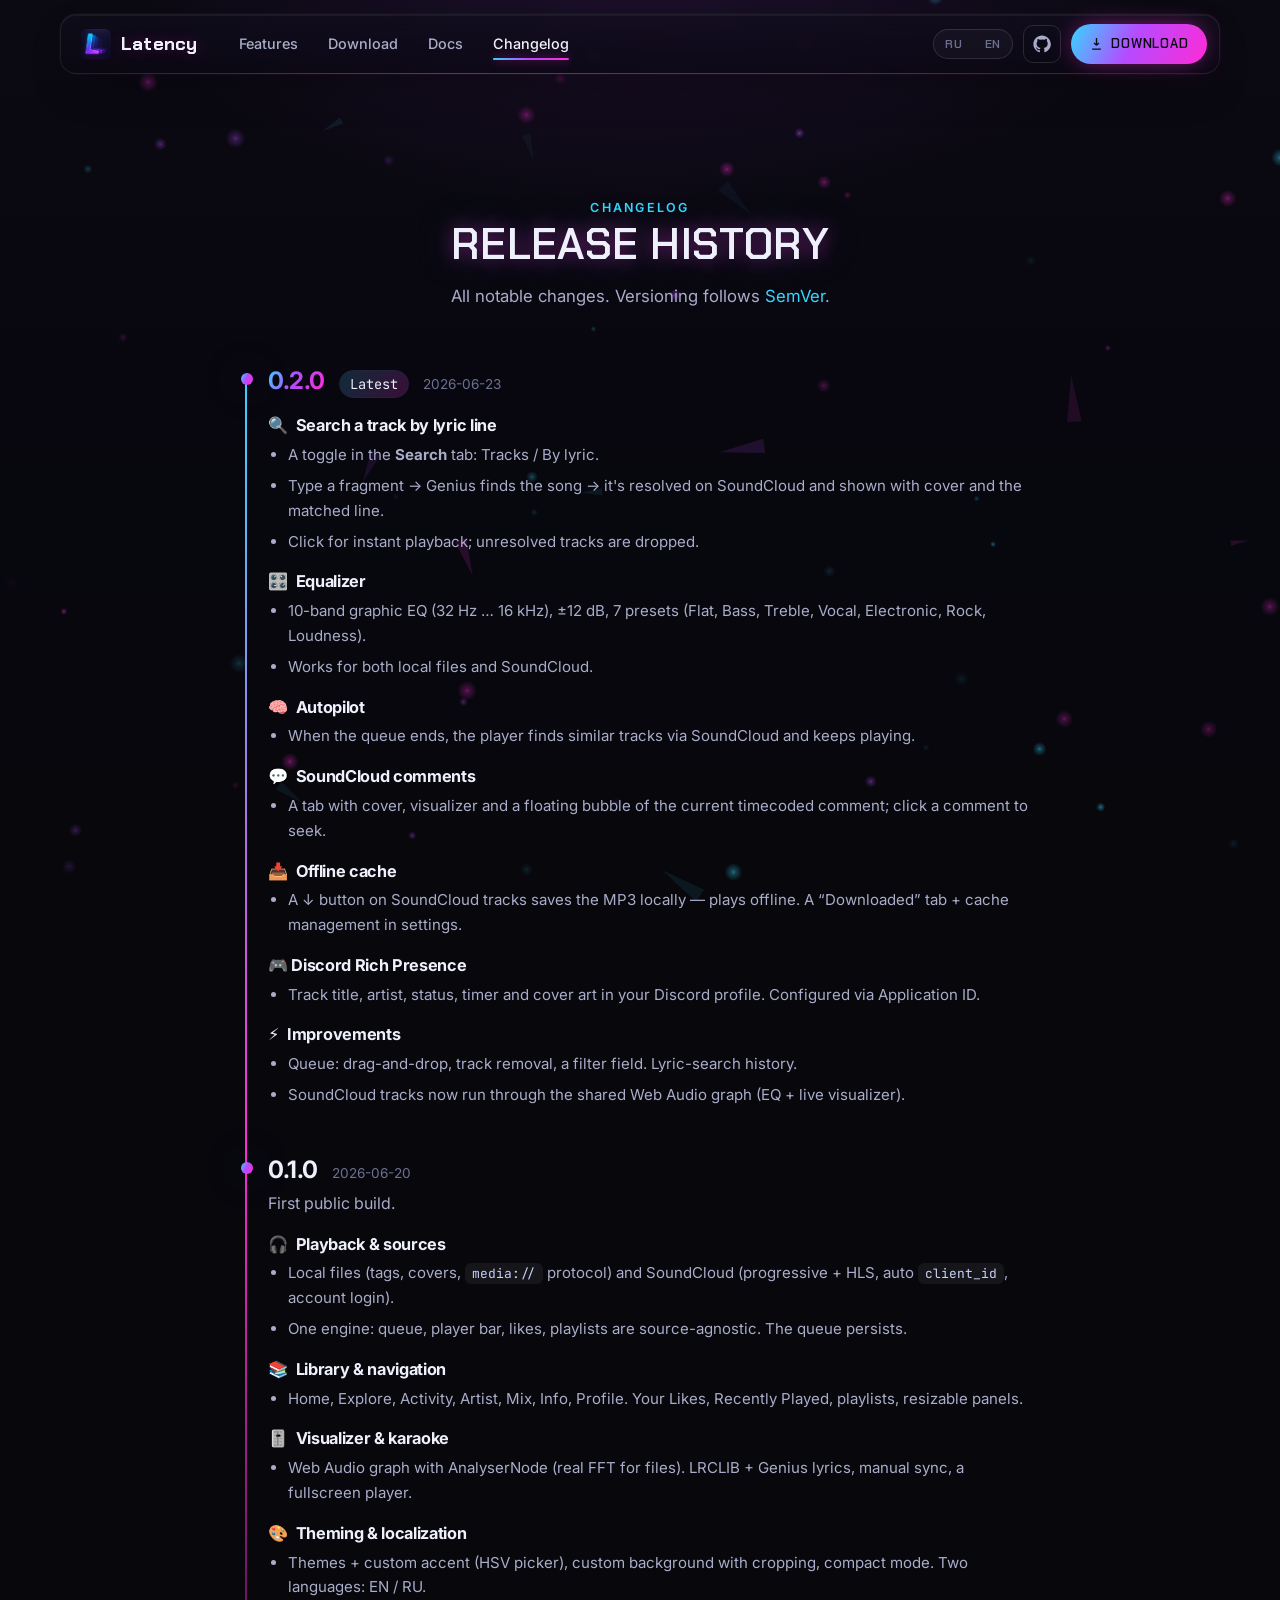
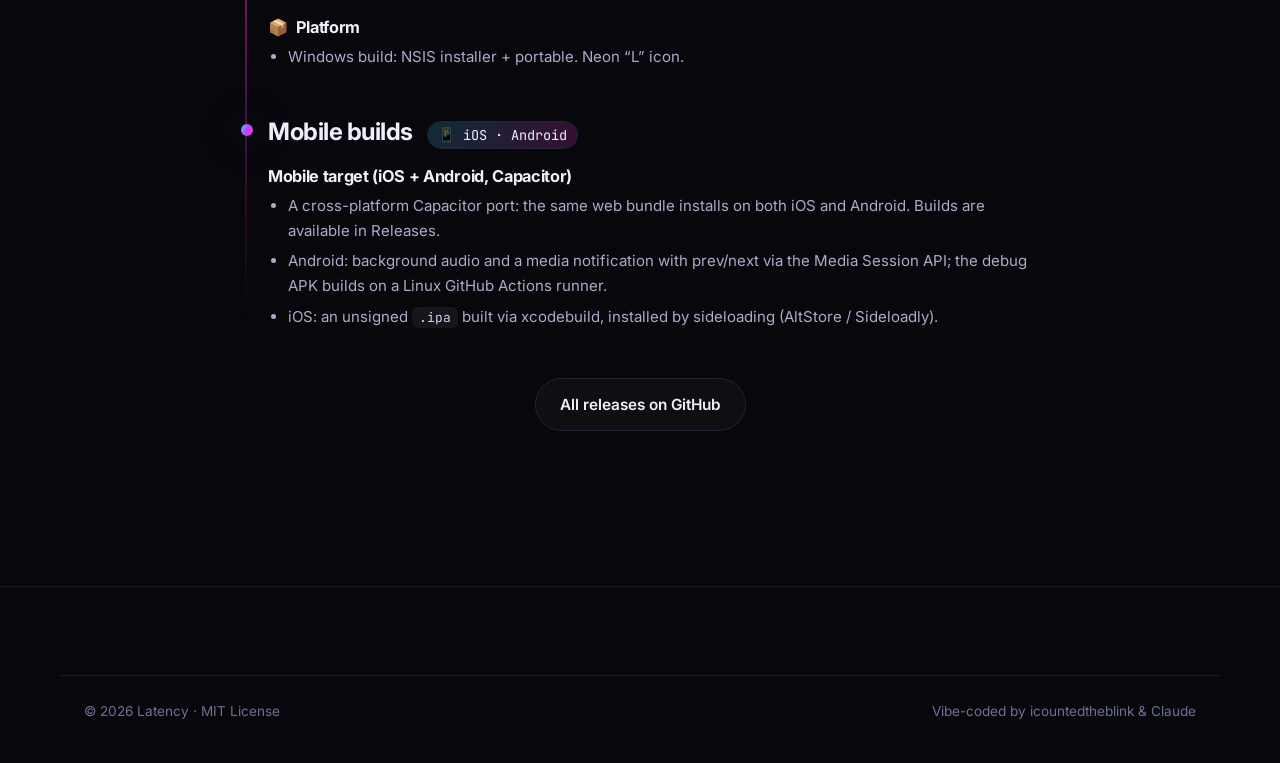
<file: changelog.html>
<!DOCTYPE html>
<html lang="ru">
<head>
  <meta charset="UTF-8">
  <meta name="viewport" content="width=device-width, initial-scale=1.0">
  <title>Latency — обновления</title>
  <meta name="description" content="История версий Latency: новые функции и улучшения в каждом релизе.">
  <meta name="theme-color" content="#07070c">
  <link rel="canonical" href="https://latency-app.fun/changelog.html">
  <meta property="og:title" content="Latency — обновления">
  <meta property="og:description" content="История версий Latency: новые функции и улучшения в каждом релизе.">
  <meta property="og:type" content="article">
  <meta property="og:url" content="https://latency-app.fun/changelog.html">
  <meta property="og:image" content="https://latency-app.fun/assets/img/icon.png">
  <link rel="icon" type="image/png" href="assets/img/icon.png">
  <link rel="preconnect" href="https://fonts.googleapis.com">
  <link rel="preconnect" href="https://fonts.gstatic.com" crossorigin>
  <link href="https://fonts.googleapis.com/css2?family=Chakra+Petch:wght@500;600;700&family=Inter:wght@400;500;600;700;800&family=JetBrains+Mono:wght@400;500&display=swap" rel="stylesheet">
  <link rel="stylesheet" href="assets/css/styles.css">
  <script src="assets/js/main.js"></script>
</head>
<body class="subpage">
  <canvas id="bg-particles" aria-hidden="true"></canvas>

  <!-- ============ NAV ============ -->
  <header class="nav">
    <div class="container">
      <a href="index.html" class="brand">
        <img src="assets/img/icon.png" alt="Latency">
        <span>Latency</span>
      </a>
      <nav class="nav-links">
        <a href="index.html#features" aria-label="Возможности">
          <svg class="nav-ico" viewBox="0 0 24 24" stroke-linecap="round" stroke-linejoin="round"><path d="M12 2 2 7l10 5 10-5-10-5z"/><path d="M2 17l10 5 10-5M2 12l10 5 10-5"/></svg>
          <span class="nav-txt"><span data-lang-ru>Возможности</span><span data-lang-en>Features</span></span>
        </a>
        <a href="index.html#download" aria-label="Загрузки">
          <svg class="nav-ico" viewBox="0 0 24 24" stroke-linecap="round" stroke-linejoin="round"><path d="M12 3v12m0 0l-4-4m4 4l4-4M5 21h14"/></svg>
          <span class="nav-txt"><span data-lang-ru>Загрузки</span><span data-lang-en>Download</span></span>
        </a>
        <a href="docs.html" aria-label="Документация">
          <svg class="nav-ico" viewBox="0 0 24 24" stroke-linecap="round" stroke-linejoin="round"><path d="M4 19.5A2.5 2.5 0 0 1 6.5 17H20"/><path d="M6.5 2H20v20H6.5A2.5 2.5 0 0 1 4 19.5v-15A2.5 2.5 0 0 1 6.5 2z"/></svg>
          <span class="nav-txt"><span data-lang-ru>Документация</span><span data-lang-en>Docs</span></span>
        </a>
        <a href="changelog.html" class="active" aria-label="Обновления">
          <svg class="nav-ico" viewBox="0 0 24 24" stroke-linecap="round" stroke-linejoin="round"><circle cx="12" cy="12" r="9"/><path d="M12 7v5l3 2"/></svg>
          <span class="nav-txt"><span data-lang-ru>Обновления</span><span data-lang-en>Changelog</span></span>
        </a>
      </nav>
      <div class="nav-right">
        <div class="lang-toggle" role="group" aria-label="Language">
          <button data-lang="ru">RU</button>
          <button data-lang="en">EN</button>
        </div>
        <a class="nav-ghost" href="https://github.com/nxrtwee/latency-player" target="_blank" rel="noopener" aria-label="GitHub" title="GitHub">
          <svg viewBox="0 0 24 24" fill="currentColor"><path d="M12 .5C5.7.5.5 5.7.5 12c0 5.1 3.3 9.4 7.9 10.9.6.1.8-.3.8-.6v-2c-3.2.7-3.9-1.4-3.9-1.4-.5-1.3-1.3-1.7-1.3-1.7-1.1-.7.1-.7.1-.7 1.2.1 1.8 1.2 1.8 1.2 1 1.8 2.8 1.3 3.5 1 .1-.8.4-1.3.7-1.6-2.6-.3-5.3-1.3-5.3-5.7 0-1.3.5-2.3 1.2-3.1-.1-.3-.5-1.5.1-3.1 0 0 1-.3 3.3 1.2a11.5 11.5 0 0 1 6 0C17.3 4.7 18.3 5 18.3 5c.6 1.6.2 2.8.1 3.1.8.8 1.2 1.8 1.2 3.1 0 4.4-2.7 5.4-5.3 5.7.4.4.8 1.1.8 2.2v3.3c0 .3.2.7.8.6 4.6-1.5 7.9-5.8 7.9-10.9C23.5 5.7 18.3.5 12 .5z"/></svg>
        </a>
        <a class="nav-dl" href="index.html#download">
          <svg viewBox="0 0 24 24" fill="none" stroke="currentColor" stroke-width="2.2"><path d="M12 3v12m0 0l-4-4m4 4l4-4M5 21h14"/></svg>
          <span data-lang-ru>Скачать</span><span data-lang-en>Download</span>
        </a>
      </div>
      <button class="nav-toggle" aria-label="Menu">
        <svg viewBox="0 0 24 24" fill="none" stroke="currentColor" stroke-width="2"><path d="M3 6h18M3 12h18M3 18h18"/></svg>
      </button>
    </div>
  </header>

  <!-- ============ CHANGELOG ============ -->
  <main class="container section">
    <div class="section-head center" style="margin-bottom:56px;">
      <span class="eyebrow" data-lang-ru>Обновления</span><span class="eyebrow" data-lang-en>Changelog</span>
      <h2><span data-lang-ru>История версий</span><span data-lang-en>Release history</span></h2>
      <p><span data-lang-ru>Все заметные изменения. Версионирование — <a href="https://semver.org/lang/ru/" target="_blank" rel="noopener" style="color:var(--cyan)">SemVer</a>.</span><span data-lang-en>All notable changes. Versioning follows <a href="https://semver.org/" target="_blank" rel="noopener" style="color:var(--cyan)">SemVer</a>.</span></p>
    </div>

    <div class="timeline">

      <!-- 0.2.0 -->
      <section class="release reveal">
        <div class="release-head">
          <h3 class="gradient-text">0.2.0</h3>
          <span class="release-ver" data-lang-ru>Текущая</span><span class="release-ver" data-lang-en style="display:none;">Latest</span>
          <span class="release-date">2026-06-23</span>
        </div>

        <div class="release-group">
          <h4>🔍 <span data-lang-ru>Поиск трека по строчке</span><span data-lang-en>Search a track by lyric line</span></h4>
          <ul>
            <li><span data-lang-ru>Во вкладке <strong>Поиск</strong> переключатель: Треки / По строчке.</span><span data-lang-en>A toggle in the <strong>Search</strong> tab: Tracks / By lyric.</span></li>
            <li><span data-lang-ru>Вводишь фрагмент текста → Genius находит песню → она ищется на SoundCloud и показывается с обложкой и найденной строчкой.</span><span data-lang-en>Type a fragment → Genius finds the song → it's resolved on SoundCloud and shown with cover and the matched line.</span></li>
            <li><span data-lang-ru>Клик — немедленное воспроизведение; нерезолвленные треки отбрасываются.</span><span data-lang-en>Click for instant playback; unresolved tracks are dropped.</span></li>
          </ul>
        </div>

        <div class="release-group">
          <h4>🎛️ <span data-lang-ru>Эквалайзер</span><span data-lang-en>Equalizer</span></h4>
          <ul>
            <li><span data-lang-ru>10-полосный графический EQ (32 Гц … 16 кГц), ±12 дБ, 7 пресетов (Flat, Bass, Treble, Vocal, Electronic, Rock, Loudness).</span><span data-lang-en>10-band graphic EQ (32 Hz … 16 kHz), ±12 dB, 7 presets (Flat, Bass, Treble, Vocal, Electronic, Rock, Loudness).</span></li>
            <li><span data-lang-ru>Работает и на локальных файлах, и на SoundCloud.</span><span data-lang-en>Works for both local files and SoundCloud.</span></li>
          </ul>
        </div>

        <div class="release-group">
          <h4>🧠 <span data-lang-ru>Автопилот</span><span data-lang-en>Autopilot</span></h4>
          <ul>
            <li><span data-lang-ru>Когда очередь заканчивается, плеер сам находит похожие треки через SoundCloud и продолжает играть.</span><span data-lang-en>When the queue ends, the player finds similar tracks via SoundCloud and keeps playing.</span></li>
          </ul>
        </div>

        <div class="release-group">
          <h4>💬 <span data-lang-ru>Комментарии SoundCloud</span><span data-lang-en>SoundCloud comments</span></h4>
          <ul>
            <li><span data-lang-ru>Вкладка с обложкой, визуализатором и всплывающим пузырём текущего комментария по таймкоду; клик по комментарию = перемотка.</span><span data-lang-en>A tab with cover, visualizer and a floating bubble of the current timecoded comment; click a comment to seek.</span></li>
          </ul>
        </div>

        <div class="release-group">
          <h4>📥 <span data-lang-ru>Офлайн-кэш</span><span data-lang-en>Offline cache</span></h4>
          <ul>
            <li><span data-lang-ru>Кнопка ↓ на треках SoundCloud сохраняет MP3 локально — играет без интернета. Вкладка «Скачанное» + управление кэшем в настройках.</span><span data-lang-en>A ↓ button on SoundCloud tracks saves the MP3 locally — plays offline. A “Downloaded” tab + cache management in settings.</span></li>
          </ul>
        </div>

        <div class="release-group">
          <h4>🎮 Discord Rich Presence</h4>
          <ul>
            <li><span data-lang-ru>Название трека, автор, статус, таймер и обложка трека в профиле Discord. Настройка через Application ID.</span><span data-lang-en>Track title, artist, status, timer and cover art in your Discord profile. Configured via Application ID.</span></li>
          </ul>
        </div>

        <div class="release-group">
          <h4>⚡ <span data-lang-ru>Улучшения</span><span data-lang-en>Improvements</span></h4>
          <ul>
            <li><span data-lang-ru>Очередь: drag-and-drop, удаление треков, фильтр-строка. История поиска по строчке.</span><span data-lang-en>Queue: drag-and-drop, track removal, a filter field. Lyric-search history.</span></li>
            <li><span data-lang-ru>SoundCloud-треки проходят через общий Web Audio граф (EQ + живой визуализатор).</span><span data-lang-en>SoundCloud tracks now run through the shared Web Audio graph (EQ + live visualizer).</span></li>
          </ul>
        </div>
      </section>

      <!-- 0.1.0 -->
      <section class="release reveal">
        <div class="release-head">
          <h3>0.1.0</h3>
          <span class="release-date">2026-06-20</span>
        </div>
        <p style="margin-bottom:14px;"><span data-lang-ru>Первый публичный билд.</span><span data-lang-en>First public build.</span></p>

        <div class="release-group">
          <h4>🎧 <span data-lang-ru>Воспроизведение и источники</span><span data-lang-en>Playback &amp; sources</span></h4>
          <ul>
            <li><span data-lang-ru>Локальные файлы (теги, обложки, протокол <code>media://</code>) и SoundCloud (progressive + HLS, авто <code>client_id</code>, вход в аккаунт).</span><span data-lang-en>Local files (tags, covers, <code>media://</code> protocol) and SoundCloud (progressive + HLS, auto <code>client_id</code>, account login).</span></li>
            <li><span data-lang-ru>Единое ядро: очередь, плеер-бар, лайки, плейлисты не зависят от источника. Очередь персистится.</span><span data-lang-en>One engine: queue, player bar, likes, playlists are source-agnostic. The queue persists.</span></li>
          </ul>
        </div>
        <div class="release-group">
          <h4>📚 <span data-lang-ru>Библиотека и навигация</span><span data-lang-en>Library &amp; navigation</span></h4>
          <ul>
            <li><span data-lang-ru>Home, Explore, Activity, Artist, Mix, Info, Profile. Your Likes, Recently Played, плейлисты, resizable-панели.</span><span data-lang-en>Home, Explore, Activity, Artist, Mix, Info, Profile. Your Likes, Recently Played, playlists, resizable panels.</span></li>
          </ul>
        </div>
        <div class="release-group">
          <h4>🎚️ <span data-lang-ru>Визуализатор и караоке</span><span data-lang-en>Visualizer &amp; karaoke</span></h4>
          <ul>
            <li><span data-lang-ru>Web Audio граф с AnalyserNode (реальный FFT для файлов). Тексты LRCLIB + Genius, ручная синхронизация, полноэкранный плеер.</span><span data-lang-en>Web Audio graph with AnalyserNode (real FFT for files). LRCLIB + Genius lyrics, manual sync, a fullscreen player.</span></li>
          </ul>
        </div>
        <div class="release-group">
          <h4>🎨 <span data-lang-ru>Оформление и локализация</span><span data-lang-en>Theming &amp; localization</span></h4>
          <ul>
            <li><span data-lang-ru>Темы + кастомный акцент (HSV-пикер), кастомный фон с кадрированием, компактный режим. Два языка: EN / RU.</span><span data-lang-en>Themes + custom accent (HSV picker), custom background with cropping, compact mode. Two languages: EN / RU.</span></li>
          </ul>
        </div>
        <div class="release-group">
          <h4>📦 <span data-lang-ru>Платформа</span><span data-lang-en>Platform</span></h4>
          <ul>
            <li><span data-lang-ru>Сборка для Windows: установщик NSIS + portable. Неоновая иконка «L».</span><span data-lang-en>Windows build: NSIS installer + portable. Neon “L” icon.</span></li>
          </ul>
        </div>
      </section>

      <!-- Mobile builds -->
      <section class="release reveal">
        <div class="release-head">
          <h3 data-lang-ru>Мобильные сборки</h3><h3 data-lang-en style="display:none;">Mobile builds</h3>
          <span class="release-ver">📱 iOS · Android</span>
        </div>
        <div class="release-group">
          <h4 data-lang-ru>Мобильный таргет (iOS + Android, Capacitor)</h4><h4 data-lang-en style="display:none;">Mobile target (iOS + Android, Capacitor)</h4>
          <ul>
            <li><span data-lang-ru>Кроссплатформенный порт на Capacitor: тот же web-бандл ставится и на iOS, и на Android. Сборки доступны в Releases.</span><span data-lang-en>A cross-platform Capacitor port: the same web bundle installs on both iOS and Android. Builds are available in Releases.</span></li>
            <li><span data-lang-ru>Android: фоновое аудио и медиа-уведомление с prev/next через Media Session API; debug-APK собирается на Linux-раннере GitHub Actions.</span><span data-lang-en>Android: background audio and a media notification with prev/next via the Media Session API; the debug APK builds on a Linux GitHub Actions runner.</span></li>
            <li><span data-lang-ru>iOS: неподписанный <code>.ipa</code> собирается через xcodebuild, ставится сайдлоадом (AltStore / Sideloadly).</span><span data-lang-en>iOS: an unsigned <code>.ipa</code> built via xcodebuild, installed by sideloading (AltStore / Sideloadly).</span></li>
          </ul>
        </div>
      </section>

    </div>

    <p class="center" style="margin-top:48px;">
      <a class="btn btn-ghost" href="https://github.com/nxrtwee/latency-player/releases" target="_blank" rel="noopener"><span data-lang-ru>Все релизы на GitHub</span><span data-lang-en>All releases on GitHub</span></a>
    </p>
  </main>

  <!-- ============ FOOTER ============ -->
  <footer class="footer">
    <div class="container footer-bottom">
      <span>© <span id="year">2026</span> Latency · MIT License</span>
      <span data-lang-ru>Сделано вайбкодингом — icountedtheblink &amp; Claude</span>
      <span data-lang-en>Vibe-coded by icountedtheblink &amp; Claude</span>
    </div>
  </footer>

</body>
</html>
</file>
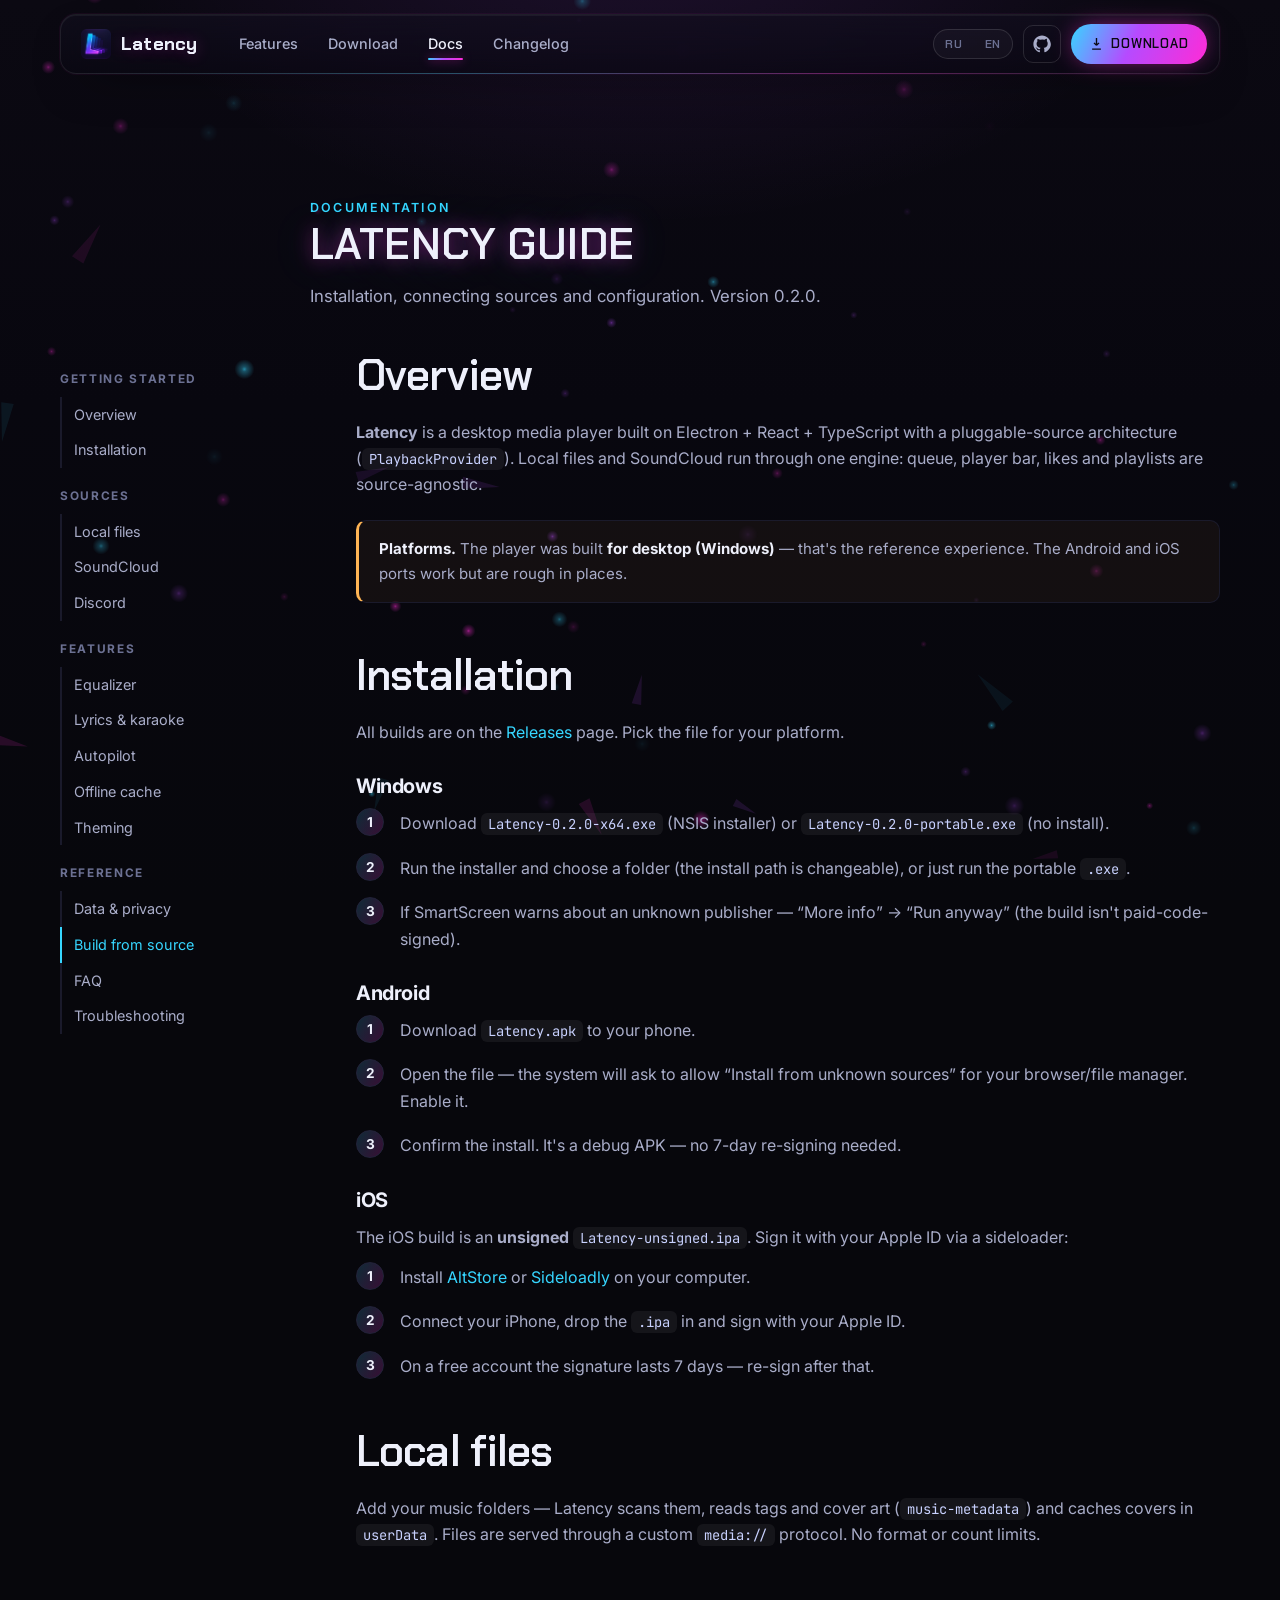
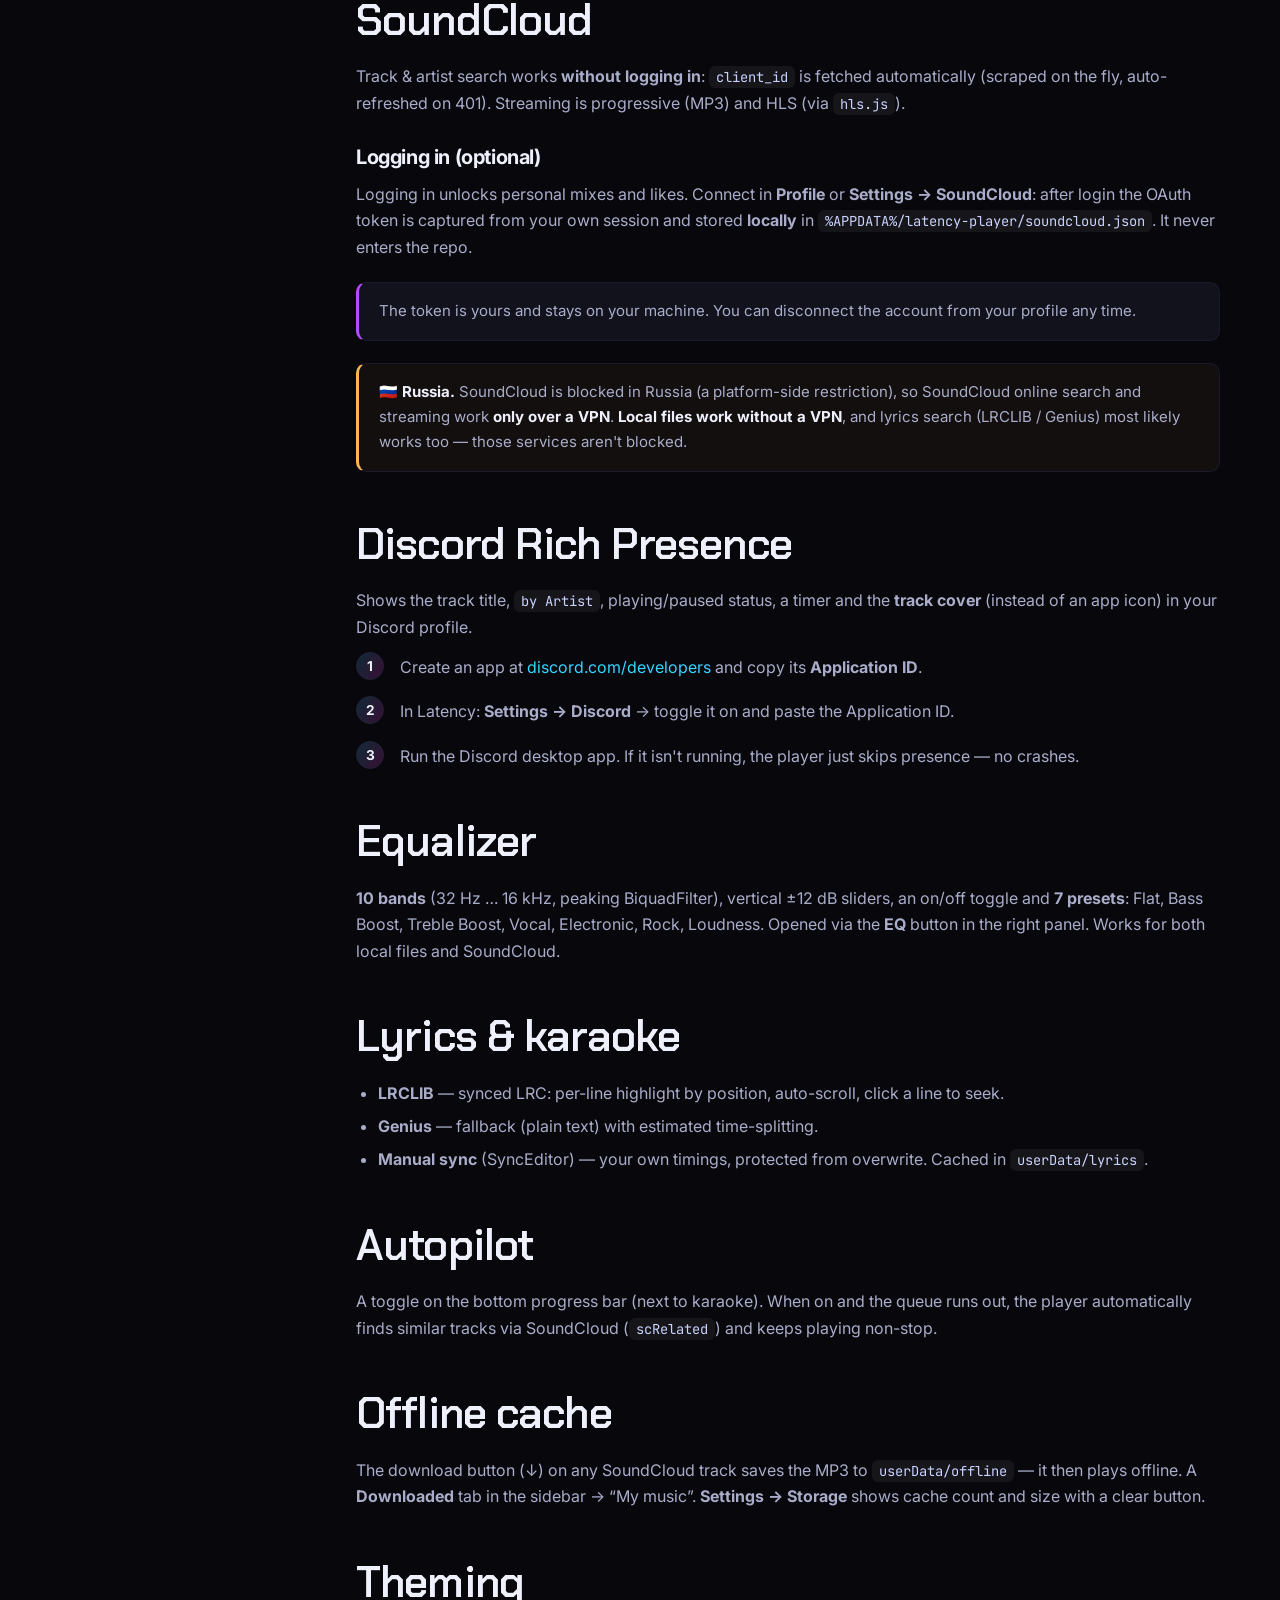
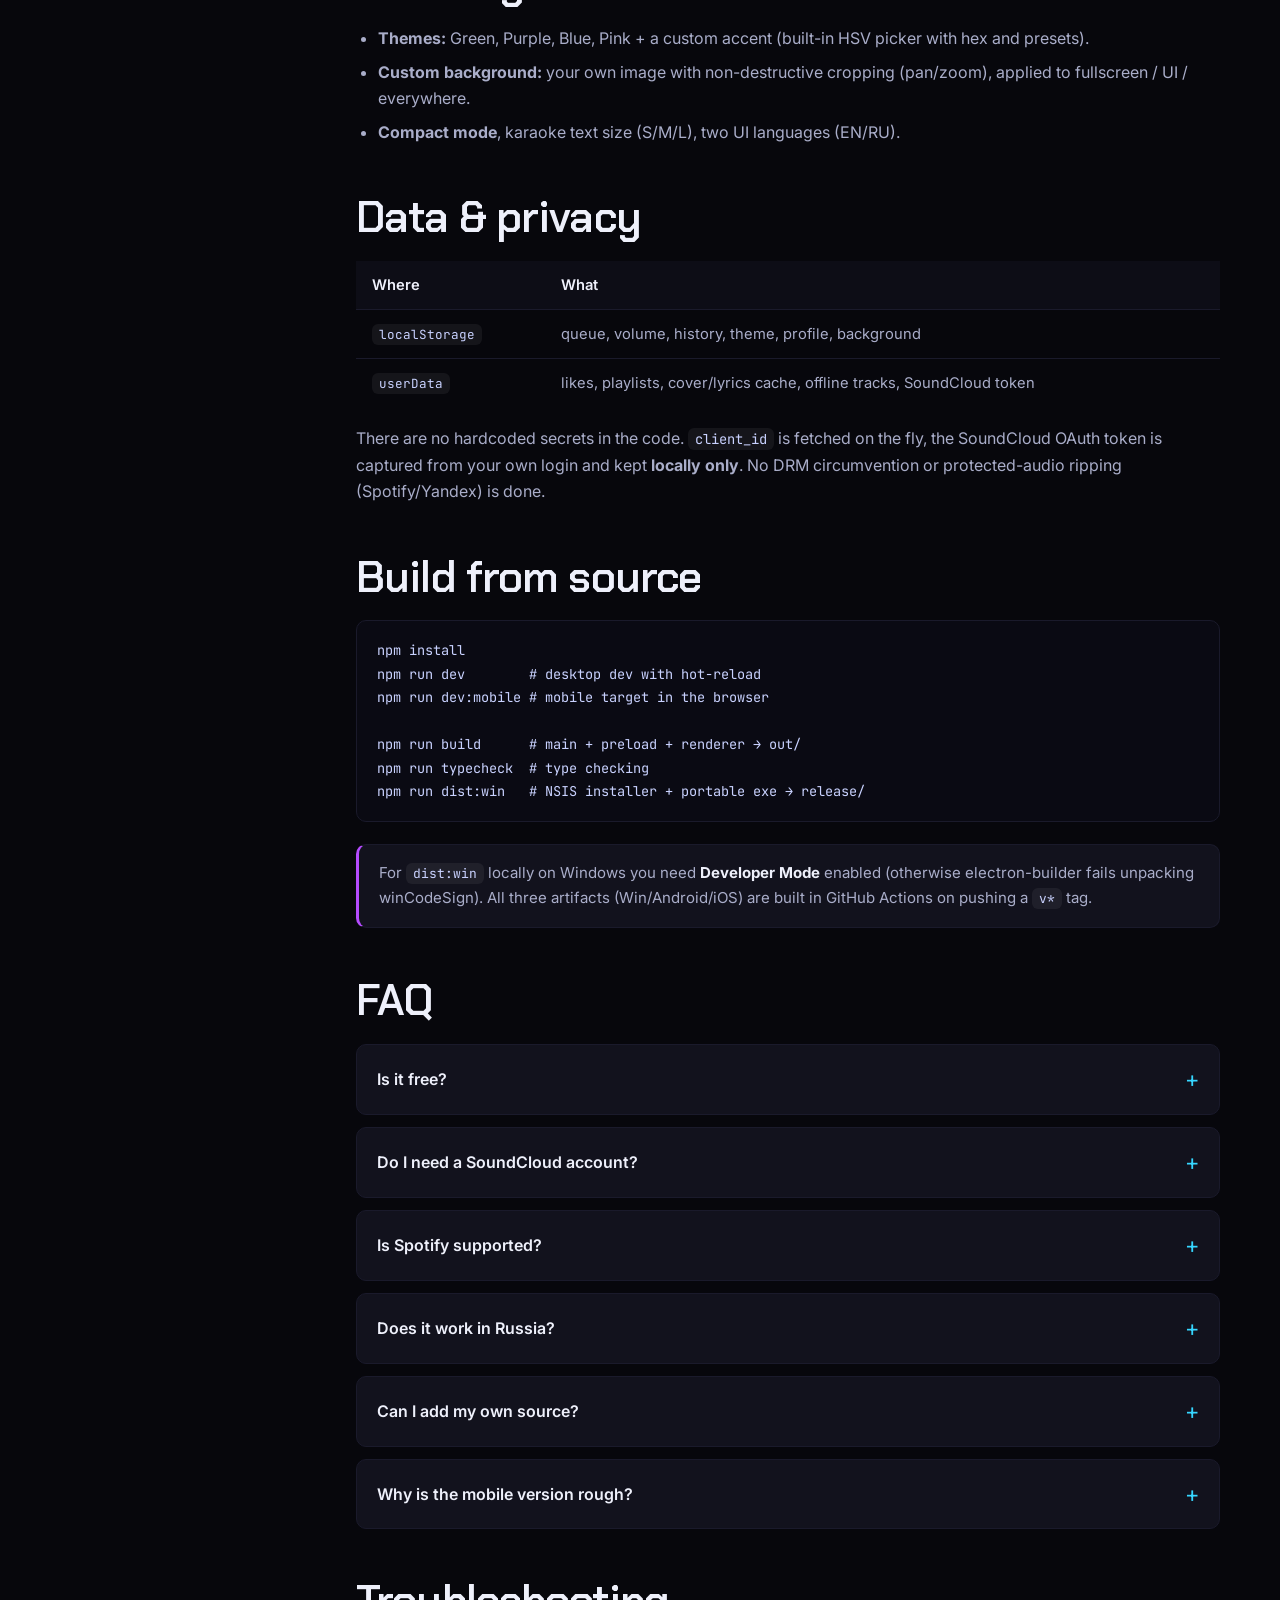
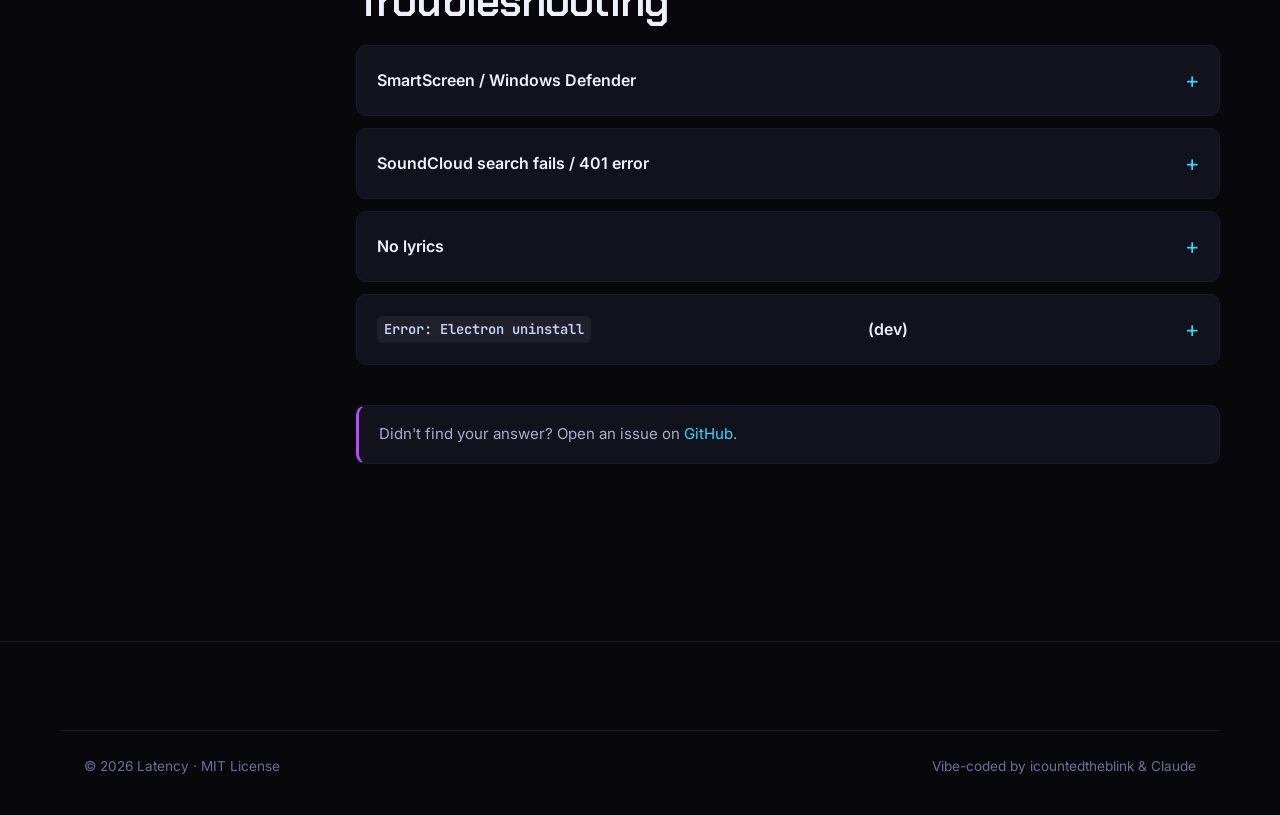
<file: docs.html>
<!DOCTYPE html>
<html lang="ru">
<head>
  <meta charset="UTF-8">
  <meta name="viewport" content="width=device-width, initial-scale=1.0">
  <title>Latency — документация</title>
  <meta name="description" content="Документация Latency: установка на Windows / Android / iOS, подключение SoundCloud, Discord Rich Presence, эквалайзер, караоke, FAQ и troubleshooting.">
  <meta name="theme-color" content="#07070c">
  <link rel="canonical" href="https://latency-app.fun/docs.html">
  <meta property="og:title" content="Latency — документация">
  <meta property="og:description" content="Установка на Windows / Android / iOS, подключение SoundCloud, эквалайзер, караоке, FAQ.">
  <meta property="og:type" content="article">
  <meta property="og:url" content="https://latency-app.fun/docs.html">
  <meta property="og:image" content="https://latency-app.fun/assets/img/icon.png">
  <link rel="icon" type="image/png" href="assets/img/icon.png">
  <link rel="preconnect" href="https://fonts.googleapis.com">
  <link rel="preconnect" href="https://fonts.gstatic.com" crossorigin>
  <link href="https://fonts.googleapis.com/css2?family=Chakra+Petch:wght@500;600;700&family=Inter:wght@400;500;600;700;800&family=JetBrains+Mono:wght@400;500&display=swap" rel="stylesheet">
  <link rel="stylesheet" href="assets/css/styles.css">
  <script src="assets/js/main.js"></script>
</head>
<body class="subpage">
  <canvas id="bg-particles" aria-hidden="true"></canvas>

  <!-- ============ NAV ============ -->
  <header class="nav">
    <div class="container">
      <a href="index.html" class="brand">
        <img src="assets/img/icon.png" alt="Latency">
        <span>Latency</span>
      </a>
      <nav class="nav-links">
        <a href="index.html#features" aria-label="Возможности">
          <svg class="nav-ico" viewBox="0 0 24 24" stroke-linecap="round" stroke-linejoin="round"><path d="M12 2 2 7l10 5 10-5-10-5z"/><path d="M2 17l10 5 10-5M2 12l10 5 10-5"/></svg>
          <span class="nav-txt"><span data-lang-ru>Возможности</span><span data-lang-en>Features</span></span>
        </a>
        <a href="index.html#download" aria-label="Загрузки">
          <svg class="nav-ico" viewBox="0 0 24 24" stroke-linecap="round" stroke-linejoin="round"><path d="M12 3v12m0 0l-4-4m4 4l4-4M5 21h14"/></svg>
          <span class="nav-txt"><span data-lang-ru>Загрузки</span><span data-lang-en>Download</span></span>
        </a>
        <a href="docs.html" class="active" aria-label="Документация">
          <svg class="nav-ico" viewBox="0 0 24 24" stroke-linecap="round" stroke-linejoin="round"><path d="M4 19.5A2.5 2.5 0 0 1 6.5 17H20"/><path d="M6.5 2H20v20H6.5A2.5 2.5 0 0 1 4 19.5v-15A2.5 2.5 0 0 1 6.5 2z"/></svg>
          <span class="nav-txt"><span data-lang-ru>Документация</span><span data-lang-en>Docs</span></span>
        </a>
        <a href="changelog.html" aria-label="Обновления">
          <svg class="nav-ico" viewBox="0 0 24 24" stroke-linecap="round" stroke-linejoin="round"><circle cx="12" cy="12" r="9"/><path d="M12 7v5l3 2"/></svg>
          <span class="nav-txt"><span data-lang-ru>Обновления</span><span data-lang-en>Changelog</span></span>
        </a>
      </nav>
      <div class="nav-right">
        <div class="lang-toggle" role="group" aria-label="Language">
          <button data-lang="ru">RU</button>
          <button data-lang="en">EN</button>
        </div>
        <a class="nav-ghost" href="https://github.com/nxrtwee/latency-player" target="_blank" rel="noopener" aria-label="GitHub" title="GitHub">
          <svg viewBox="0 0 24 24" fill="currentColor"><path d="M12 .5C5.7.5.5 5.7.5 12c0 5.1 3.3 9.4 7.9 10.9.6.1.8-.3.8-.6v-2c-3.2.7-3.9-1.4-3.9-1.4-.5-1.3-1.3-1.7-1.3-1.7-1.1-.7.1-.7.1-.7 1.2.1 1.8 1.2 1.8 1.2 1 1.8 2.8 1.3 3.5 1 .1-.8.4-1.3.7-1.6-2.6-.3-5.3-1.3-5.3-5.7 0-1.3.5-2.3 1.2-3.1-.1-.3-.5-1.5.1-3.1 0 0 1-.3 3.3 1.2a11.5 11.5 0 0 1 6 0C17.3 4.7 18.3 5 18.3 5c.6 1.6.2 2.8.1 3.1.8.8 1.2 1.8 1.2 3.1 0 4.4-2.7 5.4-5.3 5.7.4.4.8 1.1.8 2.2v3.3c0 .3.2.7.8.6 4.6-1.5 7.9-5.8 7.9-10.9C23.5 5.7 18.3.5 12 .5z"/></svg>
        </a>
        <a class="nav-dl" href="index.html#download">
          <svg viewBox="0 0 24 24" fill="none" stroke="currentColor" stroke-width="2.2"><path d="M12 3v12m0 0l-4-4m4 4l4-4M5 21h14"/></svg>
          <span data-lang-ru>Скачать</span><span data-lang-en>Download</span>
        </a>
      </div>
      <button class="nav-toggle" aria-label="Menu">
        <svg viewBox="0 0 24 24" fill="none" stroke="currentColor" stroke-width="2"><path d="M3 6h18M3 12h18M3 18h18"/></svg>
      </button>
    </div>
  </header>

  <!-- ============ DOCS ============ -->
  <main class="container section">
    <div class="section-head" style="margin-bottom:40px;">
      <span class="eyebrow" data-lang-ru>Документация</span><span class="eyebrow" data-lang-en>Documentation</span>
      <h2><span data-lang-ru>Руководство по Latency</span><span data-lang-en>Latency guide</span></h2>
      <p class="lead"><span data-lang-ru>Установка, подключение источников и настройка. Версия 0.2.0.</span><span data-lang-en>Installation, connecting sources and configuration. Version 0.2.0.</span></p>
    </div>

    <div class="docs-wrap">
      <!-- Sidebar -->
      <aside class="docs-side">
        <h4 data-lang-ru>Начало</h4><h4 data-lang-en style="display:none;">Getting started</h4>
        <a href="#overview"><span data-lang-ru>Обзор</span><span data-lang-en>Overview</span></a>
        <a href="#install"><span data-lang-ru>Установка</span><span data-lang-en>Installation</span></a>
        <h4 data-lang-ru>Источники</h4><h4 data-lang-en style="display:none;">Sources</h4>
        <a href="#local"><span data-lang-ru>Локальные файлы</span><span data-lang-en>Local files</span></a>
        <a href="#soundcloud">SoundCloud</a>
        <a href="#discord">Discord</a>
        <h4 data-lang-ru>Функции</h4><h4 data-lang-en style="display:none;">Features</h4>
        <a href="#equalizer"><span data-lang-ru>Эквалайзер</span><span data-lang-en>Equalizer</span></a>
        <a href="#lyrics"><span data-lang-ru>Тексты и караоке</span><span data-lang-en>Lyrics &amp; karaoke</span></a>
        <a href="#autopilot"><span data-lang-ru>Автопилот</span><span data-lang-en>Autopilot</span></a>
        <a href="#offline"><span data-lang-ru>Офлайн-кэш</span><span data-lang-en>Offline cache</span></a>
        <a href="#theming"><span data-lang-ru>Оформление</span><span data-lang-en>Theming</span></a>
        <h4 data-lang-ru>Справка</h4><h4 data-lang-en style="display:none;">Reference</h4>
        <a href="#storage"><span data-lang-ru>Данные и приватность</span><span data-lang-en>Data &amp; privacy</span></a>
        <a href="#build"><span data-lang-ru>Сборка из исходников</span><span data-lang-en>Build from source</span></a>
        <a href="#faq">FAQ</a>
        <a href="#troubleshooting"><span data-lang-ru>Проблемы</span><span data-lang-en>Troubleshooting</span></a>
      </aside>

      <!-- Body -->
      <article class="docs-body">

        <!-- OVERVIEW -->
        <h2 id="overview"><span data-lang-ru>Обзор</span><span data-lang-en>Overview</span></h2>
        <p><span data-lang-ru><strong>Latency</strong> — десктопный медиаплеер на Electron + React + TypeScript с архитектурой подключаемых источников (<code>PlaybackProvider</code>). Локальные файлы и SoundCloud работают через единое ядро: очередь, плеер-бар, лайки и плейлисты не зависят от источника.</span><span data-lang-en><strong>Latency</strong> is a desktop media player built on Electron + React + TypeScript with a pluggable-source architecture (<code>PlaybackProvider</code>). Local files and SoundCloud run through one engine: queue, player bar, likes and playlists are source-agnostic.</span></p>
        <div class="note warn">
          <span data-lang-ru><strong>Платформы.</strong> Плеер разрабатывался <strong>для десктопа (Windows)</strong> — это эталонный опыт. Порты на Android и iOS рабочие, но местами сырые.</span>
          <span data-lang-en><strong>Platforms.</strong> The player was built <strong>for desktop (Windows)</strong> — that's the reference experience. The Android and iOS ports work but are rough in places.</span>
        </div>

        <!-- INSTALL -->
        <h2 id="install"><span data-lang-ru>Установка</span><span data-lang-en>Installation</span></h2>
        <p><span data-lang-ru>Все сборки лежат на вкладке <a href="https://github.com/nxrtwee/latency-player/releases/latest" target="_blank" rel="noopener" style="color:var(--cyan)">Releases</a>. Выберите файл под свою платформу.</span><span data-lang-en>All builds are on the <a href="https://github.com/nxrtwee/latency-player/releases/latest" target="_blank" rel="noopener" style="color:var(--cyan)">Releases</a> page. Pick the file for your platform.</span></p>

        <h3>Windows</h3>
        <ol class="steps">
          <li><span data-lang-ru>Скачайте <code>Latency-0.2.0-x64.exe</code> (установщик NSIS) или <code>Latency-0.2.0-portable.exe</code> (без установки).</span><span data-lang-en>Download <code>Latency-0.2.0-x64.exe</code> (NSIS installer) or <code>Latency-0.2.0-portable.exe</code> (no install).</span></li>
          <li><span data-lang-ru>Запустите установщик и выберите папку (можно изменить путь установки), либо просто запустите портативный <code>.exe</code>.</span><span data-lang-en>Run the installer and choose a folder (the install path is changeable), or just run the portable <code>.exe</code>.</span></li>
          <li><span data-lang-ru>Если SmartScreen ругается на неизвестного издателя — «Подробнее» → «Выполнить в любом случае» (сборка без платной подписи кода).</span><span data-lang-en>If SmartScreen warns about an unknown publisher — “More info” → “Run anyway” (the build isn't paid-code-signed).</span></li>
        </ol>

        <h3>Android</h3>
        <ol class="steps">
          <li><span data-lang-ru>Скачайте <code>Latency.apk</code> на телефон.</span><span data-lang-en>Download <code>Latency.apk</code> to your phone.</span></li>
          <li><span data-lang-ru>Откройте файл — система попросит разрешить «Установка из неизвестных источников» для браузера/проводника. Включите.</span><span data-lang-en>Open the file — the system will ask to allow “Install from unknown sources” for your browser/file manager. Enable it.</span></li>
          <li><span data-lang-ru>Подтвердите установку. Это debug-APK — обновления раз в 7 дней не требуются.</span><span data-lang-en>Confirm the install. It's a debug APK — no 7-day re-signing needed.</span></li>
        </ol>

        <h3>iOS</h3>
        <p><span data-lang-ru>iOS-сборка — <strong>неподписанный</strong> <code>Latency-unsigned.ipa</code>. Подпишите своим Apple ID через сайдлоадер:</span><span data-lang-en>The iOS build is an <strong>unsigned</strong> <code>Latency-unsigned.ipa</code>. Sign it with your Apple ID via a sideloader:</span></p>
        <ol class="steps">
          <li><span data-lang-ru>Установите <a href="https://altstore.io/" target="_blank" rel="noopener" style="color:var(--cyan)">AltStore</a> или <a href="https://sideloadly.io/" target="_blank" rel="noopener" style="color:var(--cyan)">Sideloadly</a> на компьютер.</span><span data-lang-en>Install <a href="https://altstore.io/" target="_blank" rel="noopener" style="color:var(--cyan)">AltStore</a> or <a href="https://sideloadly.io/" target="_blank" rel="noopener" style="color:var(--cyan)">Sideloadly</a> on your computer.</span></li>
          <li><span data-lang-ru>Подключите iPhone, перетащите <code>.ipa</code> и подпишите своим Apple ID.</span><span data-lang-en>Connect your iPhone, drop the <code>.ipa</code> in and sign with your Apple ID.</span></li>
          <li><span data-lang-ru>На бесплатном аккаунте подпись действует 7 дней — потом перевыпуск.</span><span data-lang-en>On a free account the signature lasts 7 days — re-sign after that.</span></li>
        </ol>

        <!-- LOCAL -->
        <h2 id="local"><span data-lang-ru>Локальные файлы</span><span data-lang-en>Local files</span></h2>
        <p><span data-lang-ru>Добавьте папки с музыкой — Latency просканирует их, прочитает теги и обложки (<code>music-metadata</code>) и закэширует обложки в <code>userData</code>. Файлы отдаются через собственный протокол <code>media://</code>. Без ограничений по форматам и количеству.</span><span data-lang-en>Add your music folders — Latency scans them, reads tags and cover art (<code>music-metadata</code>) and caches covers in <code>userData</code>. Files are served through a custom <code>media://</code> protocol. No format or count limits.</span></p>

        <!-- SOUNDCLOUD -->
        <h2 id="soundcloud">SoundCloud</h2>
        <p><span data-lang-ru>Поиск треков и артистов работает <strong>без входа</strong>: <code>client_id</code> подбирается автоматически (скрейпится на лету, авто-рефреш при 401). Стрим — progressive (MP3) и HLS (через <code>hls.js</code>).</span><span data-lang-en>Track &amp; artist search works <strong>without logging in</strong>: <code>client_id</code> is fetched automatically (scraped on the fly, auto-refreshed on 401). Streaming is progressive (MP3) and HLS (via <code>hls.js</code>).</span></p>
        <h3><span data-lang-ru>Вход в аккаунт (опционально)</span><span data-lang-en>Logging in (optional)</span></h3>
        <p><span data-lang-ru>Вход открывает персональные миксы и лайки. Подключение — в <strong>Profile</strong> или <strong>Settings → SoundCloud</strong>: после логина OAuth-токен перехватывается из вашей же сессии и хранится <strong>локально</strong> в <code>%APPDATA%/latency-player/soundcloud.json</code>. В репозиторий он не попадает.</span><span data-lang-en>Logging in unlocks personal mixes and likes. Connect in <strong>Profile</strong> or <strong>Settings → SoundCloud</strong>: after login the OAuth token is captured from your own session and stored <strong>locally</strong> in <code>%APPDATA%/latency-player/soundcloud.json</code>. It never enters the repo.</span></p>
        <div class="note"><span data-lang-ru>Токен только ваш и только на вашем компьютере. Отключить аккаунт можно в профиле в любой момент.</span><span data-lang-en>The token is yours and stays on your machine. You can disconnect the account from your profile any time.</span></div>
        <div class="note warn">
          <span data-lang-ru><strong>🇷🇺 Россия.</strong> SoundCloud в России заблокирован (ограничение самой площадки), поэтому онлайн-поиск и стрим SoundCloud работают <strong>только через VPN</strong>. При этом <strong>локальные файлы работают без VPN</strong>, а поиск текстов (LRCLIB / Genius) скорее всего тоже доступен — эти сервисы не заблокированы.</span>
          <span data-lang-en><strong>🇷🇺 Russia.</strong> SoundCloud is blocked in Russia (a platform-side restriction), so SoundCloud online search and streaming work <strong>only over a VPN</strong>. <strong>Local files work without a VPN</strong>, and lyrics search (LRCLIB / Genius) most likely works too — those services aren't blocked.</span>
        </div>

        <!-- DISCORD -->
        <h2 id="discord">Discord Rich Presence</h2>
        <p><span data-lang-ru>Показывает в профиле Discord название трека, <code>by Автор</code>, статус играет/пауза, таймер и <strong>обложку трека</strong> вместо иконки приложения.</span><span data-lang-en>Shows the track title, <code>by Artist</code>, playing/paused status, a timer and the <strong>track cover</strong> (instead of an app icon) in your Discord profile.</span></p>
        <ol class="steps">
          <li><span data-lang-ru>Создайте приложение на <a href="https://discord.com/developers/applications" target="_blank" rel="noopener" style="color:var(--cyan)">discord.com/developers</a> и скопируйте <strong>Application ID</strong>.</span><span data-lang-en>Create an app at <a href="https://discord.com/developers/applications" target="_blank" rel="noopener" style="color:var(--cyan)">discord.com/developers</a> and copy its <strong>Application ID</strong>.</span></li>
          <li><span data-lang-ru>В Latency: <strong>Settings → Discord</strong> → включите тумблер и вставьте Application ID.</span><span data-lang-en>In Latency: <strong>Settings → Discord</strong> → toggle it on and paste the Application ID.</span></li>
          <li><span data-lang-ru>Запустите Discord-десктоп. Если он не запущен — плеер просто не показывает статус, без падений.</span><span data-lang-en>Run the Discord desktop app. If it isn't running, the player just skips presence — no crashes.</span></li>
        </ol>

        <!-- EQUALIZER -->
        <h2 id="equalizer"><span data-lang-ru>Эквалайзер</span><span data-lang-en>Equalizer</span></h2>
        <p><span data-lang-ru><strong>10 полос</strong> (32 Гц … 16 кГц, BiquadFilter peaking), вертикальные ползунки ±12 дБ, тумблер вкл/выкл и <strong>7 пресетов</strong>: Flat, Bass Boost, Treble Boost, Vocal, Electronic, Rock, Loudness. Открывается кнопкой <strong>EQ</strong> в правой панели. Работает и на локальных файлах, и на SoundCloud.</span><span data-lang-en><strong>10 bands</strong> (32 Hz … 16 kHz, peaking BiquadFilter), vertical ±12 dB sliders, an on/off toggle and <strong>7 presets</strong>: Flat, Bass Boost, Treble Boost, Vocal, Electronic, Rock, Loudness. Opened via the <strong>EQ</strong> button in the right panel. Works for both local files and SoundCloud.</span></p>

        <!-- LYRICS -->
        <h2 id="lyrics"><span data-lang-ru>Тексты и караоке</span><span data-lang-en>Lyrics &amp; karaoke</span></h2>
        <ul>
          <li><span data-lang-ru><strong>LRCLIB</strong> — синхронизированный LRC: построчная подсветка по позиции, автоскролл, клик по строке = перемотка.</span><span data-lang-en><strong>LRCLIB</strong> — synced LRC: per-line highlight by position, auto-scroll, click a line to seek.</span></li>
          <li><span data-lang-ru><strong>Genius</strong> — фолбэк (plain-текст) с оценочной авто-разбивкой по времени.</span><span data-lang-en><strong>Genius</strong> — fallback (plain text) with estimated time-splitting.</span></li>
          <li><span data-lang-ru><strong>Ручная синхронизация</strong> (SyncEditor) — свои тайминги, защищённые от перезаписи. Кэш — в <code>userData/lyrics</code>.</span><span data-lang-en><strong>Manual sync</strong> (SyncEditor) — your own timings, protected from overwrite. Cached in <code>userData/lyrics</code>.</span></li>
        </ul>

        <!-- AUTOPILOT -->
        <h2 id="autopilot"><span data-lang-ru>Автопилот</span><span data-lang-en>Autopilot</span></h2>
        <p><span data-lang-ru>Тумблер на нижнем прогресс-баре (рядом с караоке). Когда включён и очередь заканчивается, плеер автоматически находит похожие треки через SoundCloud (<code>scRelated</code>) и продолжает играть без остановки.</span><span data-lang-en>A toggle on the bottom progress bar (next to karaoke). When on and the queue runs out, the player automatically finds similar tracks via SoundCloud (<code>scRelated</code>) and keeps playing non-stop.</span></p>

        <!-- OFFLINE -->
        <h2 id="offline"><span data-lang-ru>Офлайн-кэш</span><span data-lang-en>Offline cache</span></h2>
        <p><span data-lang-ru>Кнопка скачивания (↓) на каждом SoundCloud-треке сохраняет MP3 в <code>userData/offline</code> — потом он играет без интернета. Вкладка <strong>Скачанное</strong> в сайдбаре → «Моя музыка». В <strong>Settings → Storage</strong> видно количество и размер кэша с кнопкой очистки.</span><span data-lang-en>The download button (↓) on any SoundCloud track saves the MP3 to <code>userData/offline</code> — it then plays offline. A <strong>Downloaded</strong> tab in the sidebar → “My music”. <strong>Settings → Storage</strong> shows cache count and size with a clear button.</span></p>

        <!-- THEMING -->
        <h2 id="theming"><span data-lang-ru>Оформление</span><span data-lang-en>Theming</span></h2>
        <ul>
          <li><span data-lang-ru><strong>Темы:</strong> Green, Purple, Blue, Pink + кастомный акцент (собственный HSV-пикер с hex и пресетами).</span><span data-lang-en><strong>Themes:</strong> Green, Purple, Blue, Pink + a custom accent (built-in HSV picker with hex and presets).</span></li>
          <li><span data-lang-ru><strong>Кастомный фон:</strong> своя картинка с недеструктивным кадрированием (пан/зум), область применения — полноэкранный / интерфейс / везде.</span><span data-lang-en><strong>Custom background:</strong> your own image with non-destructive cropping (pan/zoom), applied to fullscreen / UI / everywhere.</span></li>
          <li><span data-lang-ru><strong>Компактный режим</strong>, размер текста караоке (S/M/L), два языка интерфейса (EN/RU).</span><span data-lang-en><strong>Compact mode</strong>, karaoke text size (S/M/L), two UI languages (EN/RU).</span></li>
        </ul>

        <!-- STORAGE -->
        <h2 id="storage"><span data-lang-ru>Данные и приватность</span><span data-lang-en>Data &amp; privacy</span></h2>
        <div class="table-wrap">
          <table>
            <thead><tr>
              <th data-lang-ru>Где</th><th data-lang-en style="display:none;">Where</th>
              <th data-lang-ru>Что хранится</th><th data-lang-en style="display:none;">What</th>
            </tr></thead>
            <tbody>
              <tr><td><code>localStorage</code></td><td><span data-lang-ru>очередь, громкость, история, тема, профиль, фон</span><span data-lang-en>queue, volume, history, theme, profile, background</span></td></tr>
              <tr><td><code>userData</code></td><td><span data-lang-ru>лайки, плейлисты, кэш обложек/текстов, офлайн-треки, токен SoundCloud</span><span data-lang-en>likes, playlists, cover/lyrics cache, offline tracks, SoundCloud token</span></td></tr>
            </tbody>
          </table>
        </div>
        <p><span data-lang-ru>В коде нет захардкоженных секретов. <code>client_id</code> берётся на лету, OAuth-токен SoundCloud перехватывается из вашего логина и хранится <strong>только локально</strong>. Обход DRM и риппинг защищённого аудио (Spotify/Яндекс) не делается.</span><span data-lang-en>There are no hardcoded secrets in the code. <code>client_id</code> is fetched on the fly, the SoundCloud OAuth token is captured from your own login and kept <strong>locally only</strong>. No DRM circumvention or protected-audio ripping (Spotify/Yandex) is done.</span></p>

        <!-- BUILD -->
        <h2 id="build"><span data-lang-ru>Сборка из исходников</span><span data-lang-en>Build from source</span></h2>
        <pre><code>npm install
npm run dev        # <span data-lang-ru>десктоп, дев-режим с hot-reload</span><span data-lang-en>desktop dev with hot-reload</span>
npm run dev:mobile # <span data-lang-ru>мобильный таргет в браузере</span><span data-lang-en>mobile target in the browser</span>

npm run build      # main + preload + renderer → out/
npm run typecheck  # <span data-lang-ru>проверка типов</span><span data-lang-en>type checking</span>
npm run dist:win   # <span data-lang-ru>установщик NSIS + портативный exe → release/</span><span data-lang-en>NSIS installer + portable exe → release/</span></code></pre>
        <div class="note"><span data-lang-ru>Для <code>dist:win</code> локально на Windows нужен включённый <strong>Developer Mode</strong> (иначе electron-builder падает на распаковке winCodeSign). Все три артефакта (Win/Android/iOS) собираются в GitHub Actions при пуше тега <code>v*</code>.</span><span data-lang-en>For <code>dist:win</code> locally on Windows you need <strong>Developer Mode</strong> enabled (otherwise electron-builder fails unpacking winCodeSign). All three artifacts (Win/Android/iOS) are built in GitHub Actions on pushing a <code>v*</code> tag.</span></div>

        <!-- FAQ -->
        <h2 id="faq">FAQ</h2>
        <div class="faq">
          <details>
            <summary><span data-lang-ru>Это бесплатно?</span><span data-lang-en>Is it free?</span></summary>
            <p><span data-lang-ru>Да. Полностью бесплатно, открытый исходный код под лицензией MIT.</span><span data-lang-en>Yes. Completely free and open source under the MIT license.</span></p>
          </details>
          <details>
            <summary><span data-lang-ru>Нужен ли аккаунт SoundCloud?</span><span data-lang-en>Do I need a SoundCloud account?</span></summary>
            <p><span data-lang-ru>Нет, поиск и воспроизведение работают без входа. Аккаунт нужен только для персональных миксов и лайков.</span><span data-lang-en>No, search and playback work without logging in. An account is only needed for personal mixes and likes.</span></p>
          </details>
          <details>
            <summary><span data-lang-ru>Поддерживается ли Spotify?</span><span data-lang-en>Is Spotify supported?</span></summary>
            <p><span data-lang-ru>Нет. Обход DRM и риппинг защищённого аудио в проекте не делается. Источники — локальные файлы и SoundCloud.</span><span data-lang-en>No. DRM circumvention and protected-audio ripping are out of scope. The sources are local files and SoundCloud.</span></p>
          </details>
          <details>
            <summary><span data-lang-ru>Работает ли в России?</span><span data-lang-en>Does it work in Russia?</span></summary>
            <p><span data-lang-ru>SoundCloud в России заблокирован (ограничение площадки), поэтому онлайн-поиск и стрим SoundCloud работают только через VPN. Локальные файлы работают без VPN, поиск текстов (LRCLIB / Genius) — скорее всего тоже.</span><span data-lang-en>SoundCloud is blocked in Russia (a platform-side restriction), so its online search and streaming need a VPN. Local files work without a VPN, and lyrics search (LRCLIB / Genius) most likely works too.</span></p>
          </details>
          <details>
            <summary><span data-lang-ru>Можно ли добавить свой источник?</span><span data-lang-en>Can I add my own source?</span></summary>
            <p><span data-lang-ru>Да. Реализуйте интерфейс <code>PlaybackProvider</code> и зарегистрируйте его в <code>registry.ts</code> — ядро (стор, UI, очередь) не меняется.</span><span data-lang-en>Yes. Implement the <code>PlaybackProvider</code> interface and register it in <code>registry.ts</code> — the core (store, UI, queue) stays unchanged.</span></p>
          </details>
          <details>
            <summary><span data-lang-ru>Почему мобильная версия сырая?</span><span data-lang-en>Why is the mobile version rough?</span></summary>
            <p><span data-lang-ru>Плеер делался для десктопа; мобильные порты на Capacitor добавлены ради кроссплатформенности. Эталонный опыт — на Windows.</span><span data-lang-en>The player was built for desktop; the Capacitor mobile ports were added for cross-platform coverage. The reference experience is on Windows.</span></p>
          </details>
        </div>

        <!-- TROUBLESHOOTING -->
        <h2 id="troubleshooting"><span data-lang-ru>Решение проблем</span><span data-lang-en>Troubleshooting</span></h2>
        <div class="faq">
          <details>
            <summary>SmartScreen / Windows Defender</summary>
            <p><span data-lang-ru>Сборка не подписана платным сертификатом. «Подробнее» → «Выполнить в любом случае». Исходники открыты — можно собрать самому.</span><span data-lang-en>The build isn't signed with a paid certificate. “More info” → “Run anyway”. The source is open — you can build it yourself.</span></p>
          </details>
          <details>
            <summary><span data-lang-ru>SoundCloud не ищет / ошибка 401</span><span data-lang-en>SoundCloud search fails / 401 error</span></summary>
            <p><span data-lang-ru><code>client_id</code> авто-обновляется при 401. Если поиск всё ещё не работает — проверьте интернет и перезапустите плеер; client_id подберётся заново.</span><span data-lang-en>The <code>client_id</code> auto-refreshes on 401. If search still fails — check your connection and restart the player; the client_id will be re-fetched.</span></p>
          </details>
          <details>
            <summary><span data-lang-ru>Нет текста песни</span><span data-lang-en>No lyrics</span></summary>
            <p><span data-lang-ru>Не для всех треков есть синхронный LRC. Включите фолбэк на Genius в настройках или задайте тайминги вручную через SyncEditor.</span><span data-lang-en>Not every track has a synced LRC. Enable the Genius fallback in settings, or set timings manually via the SyncEditor.</span></p>
          </details>
          <details>
            <summary><code>Error: Electron uninstall</code> (dev)</summary>
            <p><span data-lang-ru>Бинарник Electron не распаковался при установке. Выполните: <code>node node_modules/electron/install.js</code>.</span><span data-lang-en>The Electron binary didn't unpack on install. Run: <code>node node_modules/electron/install.js</code>.</span></p>
          </details>
        </div>

        <div class="note" style="margin-top:40px;">
          <span data-lang-ru>Не нашли ответа? Откройте issue на <a href="https://github.com/nxrtwee/latency-player/issues" target="_blank" rel="noopener" style="color:var(--cyan)">GitHub</a>.</span>
          <span data-lang-en>Didn't find your answer? Open an issue on <a href="https://github.com/nxrtwee/latency-player/issues" target="_blank" rel="noopener" style="color:var(--cyan)">GitHub</a>.</span>
        </div>
      </article>
    </div>
  </main>

  <!-- ============ FOOTER ============ -->
  <footer class="footer">
    <div class="container footer-bottom">
      <span>© <span id="year">2026</span> Latency · MIT License</span>
      <span data-lang-ru>Сделано вайбкодингом — icountedtheblink &amp; Claude</span>
      <span data-lang-en>Vibe-coded by icountedtheblink &amp; Claude</span>
    </div>
  </footer>

</body>
</html>
</file>
<file: assets/css/styles.css>
/* ============================================================
   Latency — site design system
   Dark theme, neon cyan→purple accent (matches the app icon)
   ============================================================ */

:root {
  /* Palette */
  --bg:            #07070c;
  --bg-soft:       #0d0d16;
  --bg-card:       #12121d;
  --bg-card-2:     #171724;
  --border:        #23233a;
  --border-soft:   #1a1a2b;

  --text:          #eef0fb;
  --text-dim:      #a9adc9;
  --text-faint:    #6c7193;

  /* Neon accent — hot magenta forward, cyan partner */
  --cyan:          #36d6ff;
  --violet:        #9b6bff;
  --magenta:       #ff2bd6;
  --magenta-deep:  #b01e9e;
  --accent:        #b54bff;
  --grad:          linear-gradient(115deg, #36d6ff 0%, #b54bff 45%, #ff2bd6 100%);
  --grad-soft:     linear-gradient(120deg, rgba(54,214,255,.18), rgba(255,43,214,.20));

  --glow-cyan:     0 0 32px rgba(54, 214, 255, .35);
  --glow-violet:   0 0 40px rgba(123, 107, 255, .35);
  --glow-magenta:  0 0 42px rgba(255, 43, 214, .45);
  /* Neon text glow for display headings */
  --text-glow:     0 0 18px rgba(255,43,214,.45), 0 0 42px rgba(54,214,255,.25);

  /* Geometry */
  --radius:        16px;
  --radius-sm:     10px;
  --radius-lg:     24px;
  --maxw:          1160px;
  --nav-h:         84px;   /* floating capsule clearance (top gap + bar height) */

  --shadow:        0 18px 50px -20px rgba(0,0,0,.8);
  --shadow-card:   0 12px 40px -22px rgba(0,0,0,.9);

  --font: "Inter", "Segoe UI", system-ui, -apple-system, "Helvetica Neue", Arial, sans-serif;
  --font-display: "Chakra Petch", "Inter", "Segoe UI", system-ui, sans-serif;
  --mono: "JetBrains Mono", "SF Mono", ui-monospace, "Cascadia Code", Consolas, monospace;

  --ease: cubic-bezier(.22, 1, .36, 1);
}

/* ---------- Reset ---------- */
*, *::before, *::after { box-sizing: border-box; }
* { margin: 0; }
html { scroll-behavior: smooth; scroll-padding-top: calc(var(--nav-h) + 16px); }

body {
  font-family: var(--font);
  background: var(--bg);
  color: var(--text);
  line-height: 1.65;
  -webkit-font-smoothing: antialiased;
  text-rendering: optimizeLegibility;
  overflow-x: hidden;
}

/* Calm dark base — depth comes from the particle canvas + hero vortex,
   not from a busy gradient mesh. */
body::before {
  content: "";
  position: fixed;
  inset: 0;
  z-index: -3;
  background:
    radial-gradient(60% 50% at 50% -10%, rgba(181,75,255,.12), transparent 70%),
    linear-gradient(180deg, #0b0912 0%, #08070f 45%, var(--bg) 100%);
  pointer-events: none;
}

/* Particle/shard backdrop (drawn by main.js initParticles) */
#bg-particles {
  position: fixed;
  inset: 0;
  z-index: -2;
  width: 100%;
  height: 100%;
  pointer-events: none;
  display: block;
}

img { max-width: 100%; display: block; }
a { color: inherit; text-decoration: none; }

h1, h2, h3, h4 { line-height: 1.15; font-weight: 700; letter-spacing: -0.02em; }
h1, h2 { font-family: var(--font-display); font-weight: 600; }
h2 { font-size: clamp(1.7rem, 1rem + 2.6vw, 2.7rem); }
h3 { font-size: 1.25rem; }

/* Display headings in marketing sections: uppercase + neon glow.
   Scoped to hero / section heads so docs body h2 stay normal-case. */
.section-head h2 {
  text-transform: uppercase;
  letter-spacing: .01em;
  text-shadow: var(--text-glow);
}

p { color: var(--text-dim); }

::selection { background: rgba(123,107,255,.4); color: #fff; }

/* Scrollbar */
::-webkit-scrollbar { width: 11px; height: 11px; }
::-webkit-scrollbar-track { background: var(--bg); }
::-webkit-scrollbar-thumb { background: #20203a; border-radius: 10px; border: 3px solid var(--bg); }
::-webkit-scrollbar-thumb:hover { background: #2c2c4d; }

/* ---------- Layout helpers ---------- */
.container { width: 100%; max-width: var(--maxw); margin: 0 auto; padding: 0 24px; }
.section { padding: clamp(64px, 9vw, 120px) 0; }
.center { text-align: center; }

.gradient-text {
  background: var(--grad);
  -webkit-background-clip: text;
  background-clip: text;
  color: transparent;
}

.eyebrow {
  display: inline-block;
  font-size: .78rem;
  font-weight: 600;
  letter-spacing: .18em;
  text-transform: uppercase;
  color: var(--cyan);
  margin-bottom: 14px;
}

.section-head { max-width: 660px; margin: 0 auto 56px; }
.section-head.center { text-align: center; }
.section-head p { font-size: 1.05rem; margin-top: 14px; }

/* ---------- Buttons ---------- */
.btn {
  display: inline-flex;
  align-items: center;
  justify-content: center;
  gap: 10px;
  font-family: inherit;
  font-size: .96rem;
  font-weight: 600;
  padding: 13px 24px;
  border-radius: 999px;
  border: 1px solid transparent;
  cursor: pointer;
  transition: transform .25s var(--ease), box-shadow .25s var(--ease),
              background .25s var(--ease), border-color .25s var(--ease);
  white-space: nowrap;
}
.btn svg { width: 18px; height: 18px; }
.btn-primary {
  background: var(--grad);
  color: #0a0a12;
  box-shadow: 0 10px 30px -10px rgba(123,107,255,.6);
}
.btn-primary:hover { transform: translateY(-2px); box-shadow: 0 16px 40px -12px rgba(123,107,255,.8); }
.btn-ghost {
  background: rgba(255,255,255,.03);
  border-color: var(--border);
  color: var(--text);
}
.btn-ghost:hover { border-color: var(--accent); background: rgba(138,123,255,.08); transform: translateY(-2px); }
.btn-block { width: 100%; }
.btn-lg { padding: 16px 30px; font-size: 1.02rem; }

/* ============================================================
   Navbar — full-width band at rest; docks into a vertical
   left rail (icons-only) once the page is scrolled down.
   ============================================================ */
.nav {
  position: fixed;
  top: 14px;                                   /* safe gap → no seam over the covers */
  left: 50%;
  width: min(var(--maxw), calc(100% - 32px));
  transform: translateX(-50%);
  z-index: 100;
  border-radius: 16px;
  background: linear-gradient(180deg, rgba(17,14,28,.72), rgba(10,8,18,.72));
  border: 1px solid rgba(255,255,255,.08);
  box-shadow:
    0 18px 50px -24px rgba(0,0,0,.9),
    0 0 0 1px rgba(255,43,214,.05),
    inset 0 1px 0 rgba(255,255,255,.05);
  backdrop-filter: blur(20px) saturate(150%);
  -webkit-backdrop-filter: blur(20px) saturate(150%);
  transition:
    width .5s var(--ease), left .5s var(--ease), top .5s var(--ease),
    transform .5s var(--ease), border-radius .5s var(--ease),
    background .4s var(--ease), border-color .4s var(--ease), box-shadow .4s var(--ease);
}
/* neon hairline along the bottom of the capsule */
.nav::after {
  content: "";
  position: absolute;
  left: 18px; right: 18px; bottom: -1px;
  height: 1px;
  background: linear-gradient(90deg, transparent, rgba(54,214,255,.5), rgba(255,43,214,.55), transparent);
  opacity: .55;
  pointer-events: none;
  transition: opacity .3s var(--ease);
}
.nav .container {
  display: flex;
  align-items: center;
  gap: 16px;
  height: 58px;
  max-width: none;
  margin: 0;
  padding: 0 12px 0 20px;
  transition: padding .5s var(--ease), height .5s var(--ease);
}

.brand { display: flex; align-items: center; gap: 10px; }
.brand span {
  font-family: var(--font-display);
  font-weight: 700;
  font-size: 1.16rem;
  letter-spacing: .01em;
  text-shadow: 0 0 16px rgba(255,43,214,.32);
}
/* logo: screen-blend drops the dark icon tile, leaving just the glow.
   No `filter` here — it triggers non-retina rasterisation (soft/soapy). */
.brand img { width: 30px; height: 30px; mix-blend-mode: screen; }

.nav-links { display: flex; align-items: center; gap: 2px; margin-left: 12px; }
.nav-links a {
  position: relative;
  display: inline-flex;
  align-items: center;
  gap: 8px;
  padding: 9px 14px;
  border-radius: 10px;
  font-size: .9rem;
  font-weight: 500;
  color: var(--text-dim);
  transition: color .2s, background .2s;
}
.nav-links a:hover { color: var(--text); }
.nav-links a.active { color: var(--text); }
/* icon shown only in the docked (vertical) state; text otherwise */
.nav-ico { width: 20px; height: 20px; display: none; flex: 0 0 auto; stroke: currentColor; fill: none; stroke-width: 1.8; }
.nav-txt { display: inline-flex; }
/* animated neon underline */
.nav-links a::after {
  content: "";
  position: absolute;
  left: 14px; right: 14px; bottom: 5px;
  height: 2px;
  border-radius: 2px;
  background: var(--grad);
  box-shadow: 0 0 10px rgba(255,43,214,.6);
  transform: scaleX(0);
  transform-origin: center;
  transition: transform .25s var(--ease);
}
.nav-links a:hover::after, .nav-links a.active::after { transform: scaleX(1); }

.nav-right { margin-left: auto; display: flex; align-items: center; gap: 10px; }

.lang-toggle {
  display: inline-flex;
  border: 1px solid rgba(255,255,255,.12);
  border-radius: 999px;
  overflow: hidden;
  background: rgba(255,255,255,.03);
}
.lang-toggle button {
  font-family: var(--font-display);
  font-size: .74rem;
  font-weight: 600;
  letter-spacing: .05em;
  padding: 6px 11px;
  background: none;
  border: none;
  color: var(--text-faint);
  cursor: pointer;
  transition: color .2s, background .2s;
}
.lang-toggle button.active { color: #0a0a12; background: var(--grad); }

/* compact icon button (GitHub) */
.nav-ghost {
  display: inline-flex;
  align-items: center;
  justify-content: center;
  width: 38px; height: 38px;
  border-radius: 10px;
  border: 1px solid rgba(255,255,255,.12);
  color: var(--text-dim);
  transition: color .2s, border-color .2s, background .2s;
}
.nav-ghost:hover { color: var(--text); border-color: rgba(54,214,255,.5); background: rgba(54,214,255,.08); }
.nav-ghost svg { width: 18px; height: 18px; fill: currentColor; }

/* neon download pill */
.nav-dl {
  display: inline-flex;
  align-items: center;
  gap: 7px;
  font-family: var(--font-display);
  font-weight: 600;
  text-transform: uppercase;
  letter-spacing: .07em;
  font-size: .8rem;
  padding: 9px 18px;
  border-radius: 999px;
  color: #0a0a12;
  background: var(--grad);
  box-shadow: 0 0 24px -6px rgba(255,43,214,.7);
  transition: transform .25s var(--ease), box-shadow .25s var(--ease), filter .25s;
}
.nav-dl:hover { transform: translateY(-1px); box-shadow: 0 0 34px -3px rgba(255,43,214,.9); filter: brightness(1.06); }
.nav-dl svg { width: 15px; height: 15px; }

.nav-toggle {
  display: none;
  background: none;
  border: 1px solid rgba(255,255,255,.12);
  border-radius: 10px;
  width: 40px; height: 40px;
  color: var(--text);
  cursor: pointer;
  align-items: center;
  justify-content: center;
}
.nav-toggle svg { width: 22px; height: 22px; }

/* ---- Docked state: vertical left rail, icons only ---- */
.nav.docked {
  top: 50%;
  left: 14px;
  width: 70px;
  transform: translateY(-50%);
  border-radius: 18px;
  border-color: rgba(255,43,214,.18);
  background: linear-gradient(180deg, rgba(13,11,22,.92), rgba(9,8,15,.92));
  box-shadow: 0 24px 60px -24px rgba(0,0,0,.9), 0 0 32px -14px rgba(255,43,214,.45);
}
.nav.docked::after { opacity: 0; }
.nav.docked .container {
  flex-direction: column;
  align-items: center;
  justify-content: flex-start;
  gap: 12px;
  height: auto;
  max-width: none;
  padding: 14px 0;
}
.nav.docked .brand span { display: none; }
.nav.docked .nav-links {
  flex-direction: column;
  align-items: center;
  gap: 4px;
  margin-left: 0;
  width: 100%;
}
.nav.docked .nav-links a { padding: 11px; border-radius: 12px; }
.nav.docked .nav-links a::after { display: none; }
.nav.docked .nav-links a:hover { background: rgba(255,255,255,.06); }
.nav.docked .nav-txt { display: none; }
.nav.docked .nav-ico { display: block; }
.nav.docked .nav-right { flex-direction: column; align-items: center; gap: 10px; margin-left: 0; width: 100%; }
/* stack RU/EN vertically so it fits the narrow rail */
.nav.docked .lang-toggle { flex-direction: column; border-radius: 12px; }
.nav.docked .lang-toggle button { padding: 7px 10px; }
.nav.docked .nav-dl { padding: 11px; border-radius: 12px; }
/* !important to beat the html[lang] i18n rule, else EN label shows in the rail */
.nav.docked .nav-dl span { display: none !important; }
.nav.docked .nav-dl svg { width: 18px; height: 18px; }

/* ============================================================
   Hero — cinematic neon stage
   A full-bleed centered stage: spinning vortex backdrop, real
   screenshots floating as glass windows, and a glowing core.
   ============================================================ */
.hero {
  position: relative;
  min-height: min(92vh, 880px);
  display: grid;
  place-items: center;
  padding: clamp(90px, 12vw, 150px) 0 clamp(60px, 8vw, 110px);
  overflow: hidden;
  isolation: isolate;
}

/* ---- Vortex backdrop (decorative) ---- */
.hero-vortex {
  position: absolute;
  z-index: -1;
  /* sit behind the headline (raised above centre) and stay compact so the
     glow's soft edge never reaches the empty lower zone where it read as a
     seam — the colour pool lives inside the busy cover/text area. */
  top: 42%; left: 50%;
  width: min(760px, 82vw);
  aspect-ratio: 1;
  translate: -50% -50%;
  pointer-events: none;
  background:
    conic-gradient(from 0deg,
      rgba(255,43,214,.00) 0deg,
      rgba(255,43,214,.22) 60deg,
      rgba(54,214,255,.18) 130deg,
      rgba(181,75,255,.22) 210deg,
      rgba(255,43,214,.16) 300deg,
      rgba(255,43,214,.00) 360deg);
  /* long, gentle alpha tail (slope eases to zero) + heavy blur so the glow
     has no perceptible disk edge — that lower arc was the real hero seam. */
  -webkit-mask-image: radial-gradient(closest-side, #000 0%, rgba(0,0,0,.68) 34%, rgba(0,0,0,.26) 58%, transparent 86%);
  mask-image: radial-gradient(closest-side, #000 0%, rgba(0,0,0,.68) 34%, rgba(0,0,0,.26) 58%, transparent 86%);
  filter: blur(28px) saturate(135%);
  will-change: transform;
  animation: spin 48s linear infinite;
}
/* Concentric glow rings + central core flare */
.hero-vortex::after {
  content: "";
  position: absolute;
  inset: 0;
  background:
    radial-gradient(closest-side, rgba(255,43,214,.40), transparent 26%),
    repeating-radial-gradient(circle at 50% 50%,
      transparent 0 38px,
      rgba(255,255,255,.035) 38px 39px);
  -webkit-mask-image: radial-gradient(closest-side, #000 8%, transparent 60%);
  mask-image: radial-gradient(closest-side, #000 8%, transparent 60%);
}
@keyframes spin { to { transform: rotate(360deg); } }

/* ---- Cover-art wall backdrop (home hero, columns built in main.js) ---- */
/* non-rotated clip: hosts a screen-aligned mask that fades the covers out
   toward the bottom (no tilt), so the hero blends into the page seamlessly */
.cover-clip {
  position: absolute;
  inset: 0;
  z-index: -4;
  overflow: hidden;
  pointer-events: none;
  /* eased multi-stop fade: the alpha slope approaches zero gradually so the
     covers dissolve with no perceptible end-point line (the old single 90%
     stop made a soft but visible seam). */
  -webkit-mask-image: linear-gradient(to bottom,
    #000 0%, #000 40%,
    rgba(0,0,0,.78) 58%, rgba(0,0,0,.42) 72%, rgba(0,0,0,.16) 84%,
    rgba(0,0,0,0) 94%);
  mask-image: linear-gradient(to bottom,
    #000 0%, #000 40%,
    rgba(0,0,0,.78) 58%, rgba(0,0,0,.42) 72%, rgba(0,0,0,.16) 84%,
    rgba(0,0,0,0) 94%);
}
.cover-wall {
  position: absolute;
  inset: -22% -12%;
  display: flex;
  justify-content: center;
  gap: 12px;
  transform: rotate(-7deg) scale(1.45);
  transform-origin: center;
  opacity: .5;                        /* covers fill the screen; veil darkens for text */
  filter: saturate(.95) brightness(.92);
  pointer-events: none;
}
.cover-col {
  flex: 0 0 auto;
  width: clamp(94px, 11vw, 148px);
  display: flex;                       /* flex: item margins don't collapse */
  flex-direction: column;
  animation: wallUp linear infinite;
  will-change: transform;
}
.cover-col.rev { animation-name: wallDown; }
/* margin-bottom (not flex gap) so every item — incl. the last of each set —
   contributes identical spacing; the duplicated set then tiles exactly at -50%
   for a seamless, jump-free scroll. */
.cover-col img {
  width: 100%;
  aspect-ratio: 1;
  object-fit: cover;
  margin-bottom: 12px;
  border-radius: 12px;                /* softly rounded corners */
  border: 1px solid rgba(255,255,255,.06);
  box-shadow: 0 6px 18px -10px rgba(0,0,0,.8);
  display: block;
}
@keyframes wallUp   { from { transform: translateY(0); }    to { transform: translateY(-50%); } }
@keyframes wallDown { from { transform: translateY(-50%); } to { transform: translateY(0); } }

/* dark veil so the wall sits behind the floating windows + text */
.cover-veil {
  position: absolute;
  inset: 0;
  z-index: -3;
  pointer-events: none;
  /* darken under the nav + behind the text, then fade to fully transparent
     toward the bottom — no opaque band, so the page (particles) shows
     through continuously and the hero/section boundary is invisible.
     Both gradients are MONOTONIC (no mid-stop darker than its ends), so
     no elliptical ring/seam can form where the covers fade out. */
  background:
    radial-gradient(58% 46% at 50% 44%,
      rgba(7,7,12,.42),
      rgba(7,7,12,0) 78%),
    linear-gradient(to bottom,
      rgba(7,7,12,.5) 0%,
      rgba(7,7,12,.22) 22%,
      rgba(7,7,12,0) 55%);
}

/* ---- Hero core (text + CTA) ---- */
.hero-core {
  position: relative;
  z-index: 2;
  text-align: center;
  max-width: 880px;
  padding: 0 16px;
}
.hero h1 {
  font-size: clamp(2.6rem, 1rem + 7vw, 5.6rem);
  line-height: 1.02;
  text-transform: uppercase;
  letter-spacing: .005em;
  margin-bottom: 20px;
  text-shadow: var(--text-glow);
}
.hero-tagline {
  font-family: var(--font-display);
  font-weight: 600;
  text-transform: uppercase;
  letter-spacing: .22em;
  font-size: clamp(.82rem, .7rem + .5vw, 1.05rem);
  color: var(--cyan);
  margin-bottom: 30px;
  text-shadow: 0 0 20px rgba(54,214,255,.45);
}
.hero-cta { display: flex; flex-wrap: wrap; gap: 16px; justify-content: center; }
.hero-meta { display: flex; flex-wrap: wrap; gap: 22px; margin-top: 32px; justify-content: center; color: var(--text-faint); font-size: .88rem; }
.hero-meta span { display: inline-flex; align-items: center; gap: 7px; }
.hero-meta b { color: var(--text); font-weight: 600; }

/* ---- Neon CTA with angular bracket frame ---- */
.btn-neon {
  position: relative;
  font-family: var(--font-display);
  font-weight: 600;
  text-transform: uppercase;
  letter-spacing: .12em;
  color: #fff;
  background: rgba(255,43,214,.07);
  border: 1.5px solid rgba(255,43,214,.7);
  box-shadow: 0 0 24px -4px rgba(255,43,214,.55), inset 0 0 22px -10px rgba(255,43,214,.6);
  text-shadow: 0 0 14px rgba(255,43,214,.6);
}
.btn-neon:hover {
  transform: translateY(-2px);
  background: rgba(255,43,214,.14);
  border-color: var(--magenta);
  box-shadow: 0 0 40px -2px rgba(255,43,214,.8), inset 0 0 26px -8px rgba(54,214,255,.5);
}
/* Cyan corner brackets */
.btn-neon::before, .btn-neon::after {
  content: "";
  position: absolute;
  width: 14px; height: 14px;
  border: 2px solid var(--cyan);
  filter: drop-shadow(0 0 6px rgba(54,214,255,.8));
}
.btn-neon::before { top: -4px; left: -4px; border-right: none; border-bottom: none; }
.btn-neon::after  { bottom: -4px; right: -4px; border-left: none; border-top: none; }

/* ---------- Feature grid ---------- */
.feature-grid {
  display: grid;
  grid-template-columns: repeat(3, 1fr);
  gap: 20px;
}
.card {
  background: var(--bg-card);
  border: 1px solid var(--border-soft);
  border-radius: var(--radius);
  padding: 26px;
  transition: transform .3s var(--ease), border-color .3s var(--ease), background .3s var(--ease);
  position: relative;
  overflow: hidden;
}
.card:hover { transform: translateY(-4px); border-color: var(--border); background: var(--bg-card-2); }
.card .icon {
  width: 44px; height: 44px;
  display: flex; align-items: center; justify-content: center;
  border-radius: 12px;
  background: var(--grad-soft);
  border: 1px solid var(--border);
  margin-bottom: 16px;
  color: #8fd6ff;
}
.card .icon svg { width: 22px; height: 22px; stroke: currentColor; fill: none; stroke-width: 1.7; }
.card h3 { margin-bottom: 8px; }
.card p { font-size: .94rem; }

/* ---------- Screenshots gallery ---------- */
/* compact masonry of small app-window cards — full (uncropped) shots, and the
   columns self-balance so there's never a lonely half-empty last row */
.shot-grid { columns: 3; column-gap: 20px; }
.gshot { display: flex; flex-direction: column; margin: 0 0 20px; break-inside: avoid; }
/* App-window frame: chrome title bar + neon traffic-light dots + glow.
   Packages every screenshot (small or full-width) as a tidy window. */
.win {
  position: relative;
  border-radius: 14px;
  padding: 34px 8px 8px;
  overflow: hidden;
  background: linear-gradient(150deg, rgba(54,214,255,.14), rgba(181,75,255,.10) 50%, rgba(255,43,214,.14));
  border: 1px solid rgba(255,255,255,.12);
  box-shadow:
    0 26px 60px -30px rgba(0,0,0,.92),
    0 0 0 1px rgba(255,255,255,.04) inset,
    0 0 34px -12px rgba(255,43,214,.30);
  cursor: pointer;
  transition: transform .3s var(--ease), border-color .3s var(--ease), box-shadow .3s var(--ease);
}
.win:hover {
  transform: translateY(-4px);
  border-color: rgba(255,43,214,.5);
  box-shadow:
    0 34px 76px -28px rgba(0,0,0,.95),
    0 0 0 1px rgba(255,43,214,.25) inset,
    0 0 50px -10px rgba(255,43,214,.5);
}
/* chrome title bar */
.win::before {
  content: "";
  position: absolute;
  top: 0; left: 0; right: 0;
  height: 30px;
  background: linear-gradient(180deg, rgba(18,16,28,.97), rgba(13,11,21,.97));
  border-bottom: 1px solid rgba(255,255,255,.06);
  pointer-events: none;
}
/* three neon window dots */
.win::after {
  content: "";
  position: absolute;
  top: 12px; left: 16px;
  width: 8px; height: 8px;
  border-radius: 50%;
  background: var(--cyan);
  box-shadow:
    15px 0 0 var(--accent), 30px 0 0 var(--magenta),
    0 0 7px rgba(54,214,255,.85);
  pointer-events: none;
  z-index: 1;
  transition: box-shadow .3s var(--ease);
}
.win:hover::after {
  box-shadow:
    15px 0 0 var(--accent), 30px 0 0 var(--magenta),
    0 0 9px rgba(54,214,255,1), 15px 0 9px rgba(181,75,255,.8), 30px 0 9px rgba(255,43,214,.8);
}
/* show each shot in full at its natural aspect ratio (scales with the column) */
.win img { display: block; width: 100%; height: auto; border-radius: 8px; background-color: #0a0a12; }
/* cursor-tracked glare sweep for the 3D-tilt windows (JS sets --mx/--my) */
.win-glare {
  position: absolute;
  inset: 0;
  border-radius: inherit;
  pointer-events: none;
  z-index: 2;
  opacity: 0;
  transition: opacity .35s var(--ease);
  background: radial-gradient(220px circle at var(--mx, 50%) var(--my, 0%),
              rgba(255,255,255,.18), rgba(255,255,255,0) 60%);
  mix-blend-mode: screen;
}
.win.tilting .win-glare { opacity: 1; }
.gshot .cap {
  text-align: center;
  margin-top: 15px;
  font-size: .92rem;
  font-weight: 500;
  color: var(--text-dim);
  line-height: 1.45;
}
/* small neon tick above each caption */
.gshot .cap::before {
  content: "";
  display: block;
  width: 26px; height: 2px;
  margin: 0 auto 9px;
  border-radius: 2px;
  background: var(--grad);
  box-shadow: 0 0 10px rgba(255,43,214,.6);
}

/* ---------- Mobile showcase — fanned deck ---------- */
.phones {
  display: flex;
  justify-content: center;
  align-items: flex-end;
  flex-wrap: nowrap;
  padding: 76px 0 52px;
  perspective: 1400px;
  --mid: 3;
}
/* The phones sit in a fixed fan — no hover motion, no glow. The outer .phone
   is an upright box that overlaps its neighbours, so it must NOT catch pointer
   events; instead the rotated .phone-card catches them, making the click target
   match exactly what you see (and the top-painted card wins any overlap). */
.phone {
  position: relative;
  flex: 0 0 auto;
  width: clamp(130px, 15vw, 188px);
  margin: 0 calc(-1 * clamp(28px, 3.4vw, 52px));
  z-index: var(--i);
  pointer-events: none;
}
.phone-card {
  border-radius: 30px;
  padding: 8px;
  background: linear-gradient(160deg, #1c1d30, #0c0c16);
  border: 1px solid var(--border);
  box-shadow: 0 30px 70px -28px rgba(91,86,200,.65);
  transform-origin: bottom center;
  /* fan: rotate around bottom, drop the outer cards along a gentle arc */
  transform:
    rotate(calc((var(--i) - var(--mid)) * 7deg))
    translateY(calc((var(--i) - var(--mid)) * (var(--i) - var(--mid)) * 7px));
  pointer-events: auto;
  cursor: pointer;
}
.phone-card img {
  width: 100%; border-radius: 23px; display: block;
  border: 1px solid rgba(255,255,255,.04);
}
.phones-hint {
  text-align: center;
  margin-top: 10px;
  font-size: .85rem;
  color: var(--text-faint);
}
/* Stack on narrow screens — no fan, no overlap */
@media (max-width: 860px) {
  .phones { flex-wrap: wrap; gap: clamp(14px, 4vw, 30px); padding: 8px 0 0; perspective: none; }
  .phone {
    width: clamp(140px, 40vw, 200px);
    margin: 0;
    z-index: auto !important;
  }
  .phone-card { transform: none !important; }
}

/* Lightbox */
.lightbox {
  position: fixed;
  inset: 0;
  z-index: 200;
  display: none;
  align-items: center;
  justify-content: center;
  background: rgba(4,4,9,.92);
  backdrop-filter: blur(8px);
  padding: 30px;
}
.lightbox.open { display: flex; }
.lightbox img { max-width: 92vw; max-height: 88vh; border-radius: 14px; box-shadow: var(--shadow); }
.lightbox-close {
  position: absolute; top: 22px; right: 26px;
  background: none; border: none; color: #fff; font-size: 2.4rem; line-height: 1; cursor: pointer;
}

/* ---------- Downloads ---------- */
.dl-grid {
  display: grid;
  /* 2×2: four platforms in two tidy rows (wider cards = filenames never overflow) */
  grid-template-columns: repeat(2, 1fr);
  gap: 20px;
}
.dl-card {
  background: var(--bg-card);
  border: 1px solid var(--border-soft);
  border-radius: var(--radius);
  padding: 30px 26px;
  display: flex;
  flex-direction: column;
  position: relative;
  transition: border-color .3s var(--ease), transform .3s var(--ease);
}
.dl-card:hover { border-color: var(--border); transform: translateY(-3px); }
.dl-card.recommended { border-color: rgba(138,123,255,.55); box-shadow: 0 0 0 1px rgba(138,123,255,.2), var(--shadow-card); }
.dl-card .plat-icon { margin-bottom: 16px; color: var(--text); }
.dl-card .plat-icon svg { width: 30px; height: 30px; fill: currentColor; }
.dl-card h3 { font-size: 1.3rem; margin-bottom: 4px; }
.dl-card .plat-sub { font-size: .85rem; color: var(--text-faint); margin-bottom: 18px; }
.dl-card ul { list-style: none; padding: 0; margin: 0 0 22px; font-size: .9rem; color: var(--text-dim); display: grid; gap: 9px; }
.dl-card li { display: flex; gap: 9px; align-items: flex-start; flex-wrap: wrap; min-width: 0; }
.dl-card li::before { content: "›"; color: var(--cyan); font-weight: 700; }
/* long file names (Latency-1.1.0-x86_64.AppImage) must break, never overflow */
.dl-card code { overflow-wrap: anywhere; }
.dl-card .btn { margin-top: auto; }
.dl-badge {
  position: absolute; top: -11px; left: 50%; transform: translateX(-50%);
  background: var(--grad); color: #0a0a12;
  font-size: .7rem; font-weight: 700; letter-spacing: .08em; text-transform: uppercase;
  padding: 4px 14px; border-radius: 999px;
}
.dl-note {
  margin-top: 28px;
  padding: 16px 20px;
  border: 1px solid var(--border-soft);
  border-left: 3px solid var(--cyan);
  border-radius: var(--radius-sm);
  background: rgba(54,214,255,.04);
  font-size: .9rem;
  color: var(--text-dim);
}

/* ---------- Callout / note boxes ---------- */
.note {
  margin: 22px 0;
  padding: 16px 20px;
  border-radius: var(--radius-sm);
  background: var(--bg-card);
  border: 1px solid var(--border-soft);
  border-left: 3px solid var(--accent);
  font-size: .94rem;
  color: var(--text-dim);
}
.note.warn { border-left-color: #ffb454; background: rgba(255,180,84,.05); }
.note strong { color: var(--text); }

/* ---------- Code ---------- */
code {
  font-family: var(--mono);
  font-size: .86em;
  background: rgba(255,255,255,.06);
  padding: 2px 7px;
  border-radius: 6px;
  color: #c9d2ff;
}
pre {
  background: #0a0a13;
  border: 1px solid var(--border-soft);
  border-radius: var(--radius-sm);
  padding: 18px 20px;
  overflow-x: auto;
  margin: 18px 0;
}
pre code { background: none; padding: 0; font-size: .85rem; color: #c9d2ff; line-height: 1.7; }

/* ---------- Docs layout ---------- */
.docs-wrap { display: grid; grid-template-columns: 248px 1fr; gap: 48px; align-items: start; }
.docs-side {
  position: sticky;
  top: calc(var(--nav-h) + 28px);
  align-self: start;
}
.docs-side h4 {
  font-size: .74rem; text-transform: uppercase; letter-spacing: .14em;
  color: var(--text-faint); margin: 22px 0 10px;
}
.docs-side h4:first-child { margin-top: 0; }
.docs-side a {
  display: block;
  padding: 6px 12px;
  font-size: .9rem;
  color: var(--text-dim);
  border-left: 2px solid var(--border-soft);
  transition: color .2s, border-color .2s;
}
.docs-side a:hover { color: var(--text); }
.docs-side a.active { color: var(--cyan); border-left-color: var(--cyan); }

.docs-body { min-width: 0; }
.docs-body h2 { margin: 48px 0 18px; scroll-margin-top: calc(var(--nav-h) + 20px); }
.docs-body h2:first-child { margin-top: 0; }
.docs-body h3 { margin: 30px 0 12px; }
.docs-body p { margin-bottom: 14px; }
.docs-body ul, .docs-body ol { color: var(--text-dim); margin: 0 0 16px; padding-left: 22px; }
.docs-body li { margin-bottom: 7px; }
.docs-body .lead { font-size: 1.1rem; color: var(--text-dim); }

.steps { list-style: none; counter-reset: step; padding: 0 !important; }
.steps li {
  position: relative;
  padding-left: 44px;
  margin-bottom: 18px;
  counter-increment: step;
}
.steps li::before {
  content: counter(step);
  position: absolute; left: 0; top: -2px;
  width: 28px; height: 28px;
  display: flex; align-items: center; justify-content: center;
  border-radius: 50%;
  background: var(--grad-soft);
  border: 1px solid var(--border);
  font-size: .85rem; font-weight: 700; color: var(--text);
}

/* Tables */
.table-wrap { overflow-x: auto; margin: 18px 0; }
table { width: 100%; border-collapse: collapse; font-size: .92rem; }
th, td { text-align: left; padding: 12px 16px; border-bottom: 1px solid var(--border-soft); }
th { color: var(--text); font-weight: 600; background: var(--bg-soft); }
td { color: var(--text-dim); }
tr:last-child td { border-bottom: none; }

/* FAQ */
.faq details {
  border: 1px solid var(--border-soft);
  border-radius: var(--radius-sm);
  background: var(--bg-card);
  margin-bottom: 12px;
  overflow: hidden;
}
.faq summary {
  padding: 16px 20px;
  font-weight: 600;
  cursor: pointer;
  list-style: none;
  display: flex; justify-content: space-between; align-items: center; gap: 12px;
}
.faq summary::-webkit-details-marker { display: none; }
.faq summary::after { content: "+"; color: var(--cyan); font-size: 1.4rem; font-weight: 400; transition: transform .25s; }
.faq details[open] summary::after { transform: rotate(45deg); }
.faq details > p, .faq details > ul { padding: 0 20px 18px; margin: 0; color: var(--text-dim); font-size: .94rem; }

/* ---------- Changelog ---------- */
.timeline { position: relative; max-width: 800px; margin: 0 auto; padding-left: 28px; }
.timeline::before {
  content: ""; position: absolute; left: 5px; top: 8px; bottom: 8px;
  width: 2px; background: linear-gradient(var(--cyan), var(--magenta), transparent);
}
.release { position: relative; margin-bottom: 48px; }
.release::before {
  content: ""; position: absolute; left: -27px; top: 6px;
  width: 12px; height: 12px; border-radius: 50%;
  background: var(--grad); box-shadow: var(--glow-violet);
}
.release-head { display: flex; align-items: baseline; gap: 14px; flex-wrap: wrap; margin-bottom: 6px; }
.release-head h3 { font-size: 1.5rem; }
.release-ver {
  font-family: var(--mono); font-size: .85rem;
  background: var(--grad-soft); border: 1px solid var(--border);
  padding: 2px 10px; border-radius: 999px; color: var(--text);
}
.release-date { color: var(--text-faint); font-size: .85rem; }
.release-group { margin: 18px 0; }
.release-group h4 { font-size: 1.02rem; margin-bottom: 8px; display: flex; align-items: center; gap: 8px; }
.release-group ul { color: var(--text-dim); font-size: .94rem; padding-left: 20px; }
.release-group li { margin-bottom: 6px; }

/* ---------- CTA band ---------- */
.cta-band {
  position: relative;
  border: 1px solid var(--border);
  border-radius: var(--radius-lg);
  padding: clamp(40px, 6vw, 72px);
  text-align: center;
  background:
    radial-gradient(80% 120% at 50% 0%, rgba(123,107,255,.18), transparent 70%),
    var(--bg-card);
  overflow: hidden;
}
.cta-band h2 { margin-bottom: 14px; }
.cta-band p { max-width: 520px; margin: 0 auto 28px; }
.cta-band .hero-cta { justify-content: center; }

/* ---------- Footer ---------- */
.footer { border-top: 1px solid var(--border-soft); padding: 48px 0 40px; margin-top: 40px; }
.footer-grid { display: flex; flex-wrap: wrap; gap: 40px; justify-content: space-between; }
.footer .brand { margin-bottom: 14px; }
.footer-col h5 { font-size: .8rem; text-transform: uppercase; letter-spacing: .12em; color: var(--text-faint); margin-bottom: 14px; }
.footer-col a { display: block; color: var(--text-dim); font-size: .92rem; padding: 4px 0; transition: color .2s; }
.footer-col a:hover { color: var(--text); }
.footer-about { max-width: 320px; }
.footer-about p { font-size: .9rem; }
.footer-bottom {
  margin-top: 40px; padding-top: 24px; border-top: 1px solid var(--border-soft);
  display: flex; flex-wrap: wrap; gap: 12px; justify-content: space-between;
  color: var(--text-faint); font-size: .85rem;
}

/* ---------- i18n visibility ----------
   !important so the active-language rule beats any inline display
   set in markup (some EN elements carry style="display:none" to
   avoid a flash before main.js sets <html lang>). revert restores
   the element's native display (block / inline / table-cell). */
[data-lang-en] { display: none !important; }
html[lang="en"] [data-lang-en] { display: revert !important; }
html[lang="en"] [data-lang-ru] { display: none !important; }

/* reveal on scroll */
.reveal { opacity: 0; transform: translateY(24px); transition: opacity .7s var(--ease), transform .7s var(--ease); }
.reveal.in { opacity: 1; transform: none; }

/* ---------- Responsive ---------- */
@media (max-width: 940px) {
  .hero { min-height: auto; padding: clamp(80px, 16vw, 120px) 0 clamp(50px, 10vw, 80px); }
  .cover-wall { opacity: .22; }
  .feature-grid { grid-template-columns: repeat(2, 1fr); }
  .dl-grid { grid-template-columns: 1fr; max-width: 460px; margin: 0 auto; }
  .docs-wrap { grid-template-columns: 1fr; }
  .docs-side { position: static; display: none; }
}
@media (max-width: 760px) {
  .nav .container { gap: 10px; padding: 0 10px 0 16px; }
  .nav-links { display: none; }
  .nav-ghost { display: none; }          /* declutter the bar on phones */
  .nav-toggle { display: inline-flex; }
  /* dropdown panel hanging under the capsule */
  .nav.open .nav-links {
    display: flex; flex-direction: column; gap: 2px;
    position: absolute; top: calc(100% + 10px); left: 0; right: 0;
    padding: 10px;
    background: linear-gradient(180deg, rgba(15,12,25,.98), rgba(9,8,16,.98));
    border: 1px solid rgba(255,43,214,.18);
    border-radius: 14px;
    box-shadow: 0 24px 60px -24px rgba(0,0,0,.9), 0 0 30px -14px rgba(255,43,214,.4);
    backdrop-filter: blur(16px);
  }
  .nav.open .nav-links a { padding: 12px 14px; border-radius: 8px; }
  .nav.open .nav-links a::after { display: none; }
  .nav.open .nav-links a:hover { background: rgba(255,255,255,.05); }
  .shot-grid { columns: 2; }
}
@media (max-width: 540px) {
  .feature-grid { grid-template-columns: 1fr; }
  .shot-grid { columns: 1; max-width: 420px; margin: 0 auto; }
  .hero-cta { gap: 12px; }
  .hero-cta .btn { width: 100%; }
  .hero-tagline { letter-spacing: .14em; }
  .win { padding: 32px 6px 6px; }
  .win::before { height: 28px; }
  .win::after { top: 11px; }
  .section { padding: clamp(48px, 12vw, 80px) 0; }
  .footer-bottom { flex-direction: column; gap: 6px; }
  /* keep the wordmark visible (icon alone read as empty); just trim it down */
  .brand span { font-size: 1.04rem; }
  .nav-dl { padding: 9px 13px; }
  .nav-dl span { display: none; }
}

/* sub-pages (docs/changelog) have no hero — pad content below the fixed nav */
body.subpage { padding-top: 78px; }

@media (prefers-reduced-motion: reduce) {
  *, *::before, *::after { animation: none !important; transition: none !important; }
  html { scroll-behavior: auto; }
  .reveal { opacity: 1; transform: none; }
}
</file>
